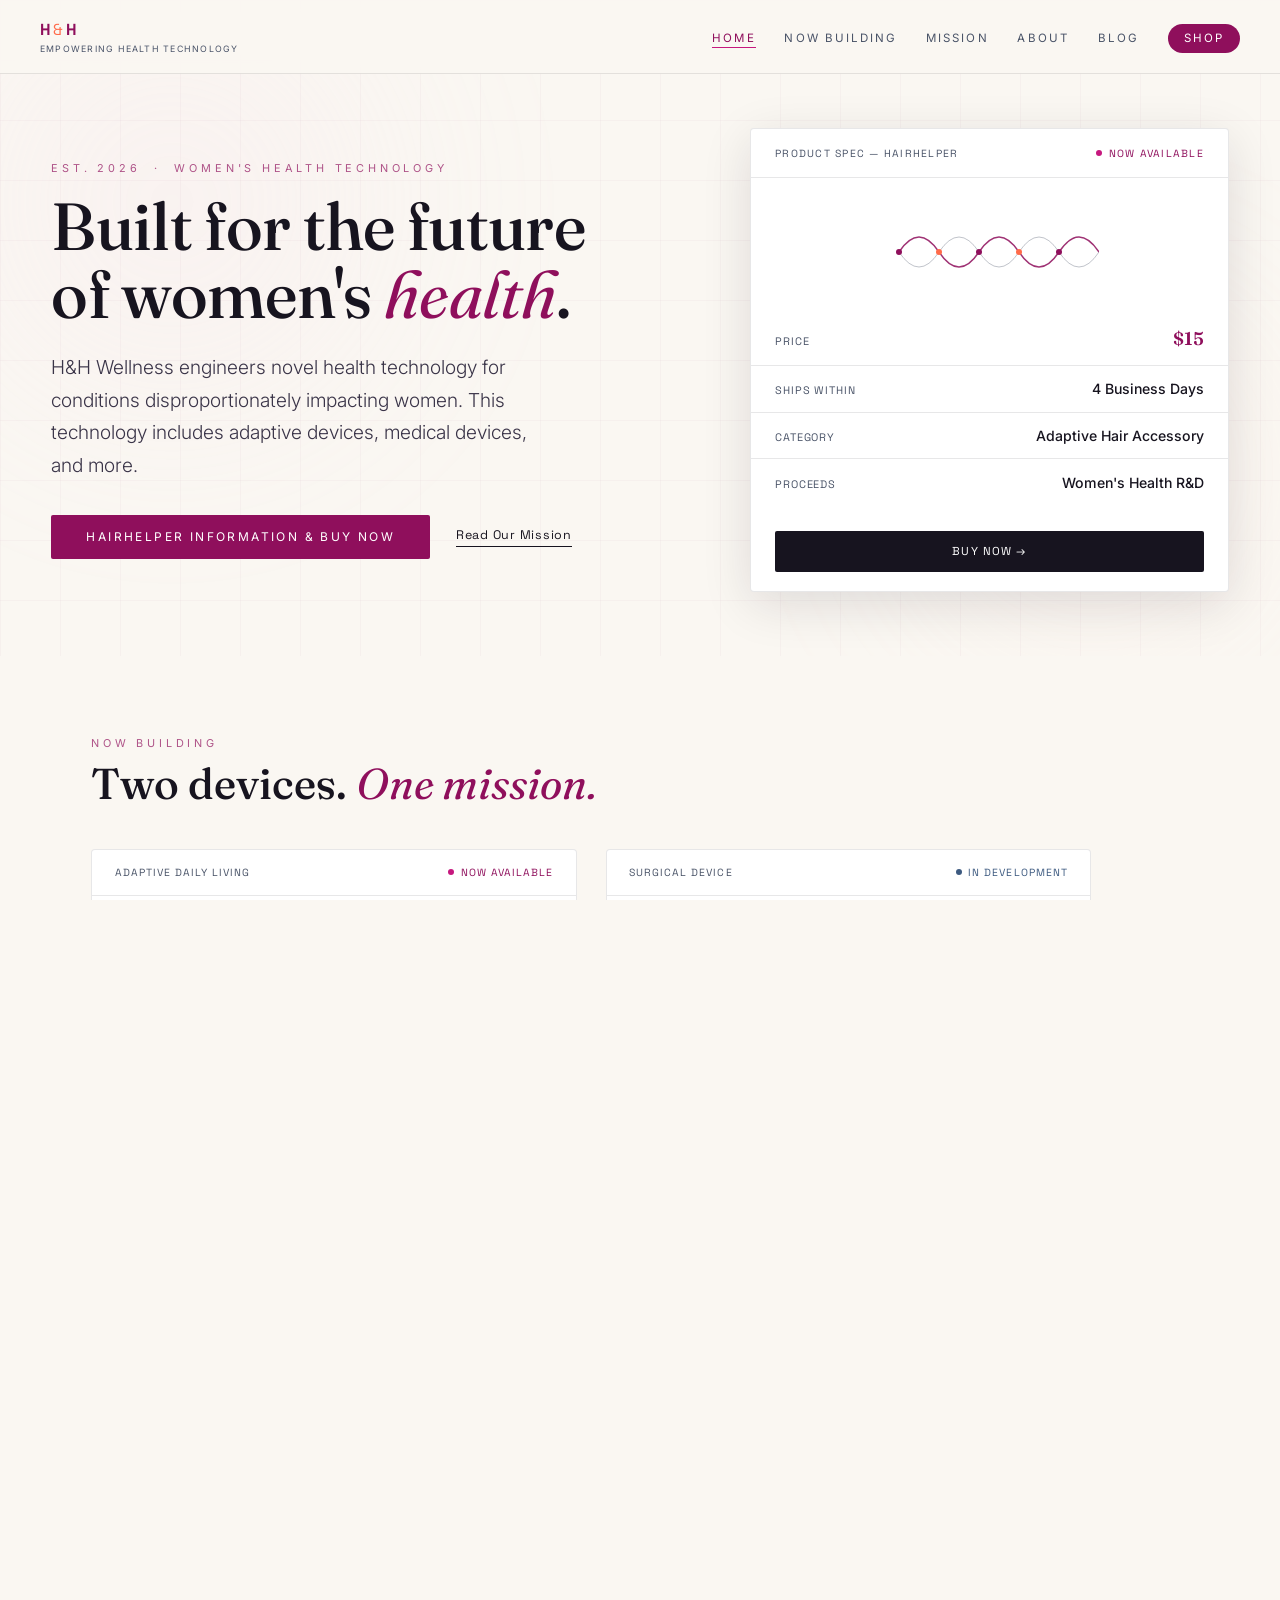
<file: index.html>
<!DOCTYPE html>
<html lang="en">
<head>
  <meta charset="UTF-8" />
  <meta name="viewport" content="width=device-width, initial-scale=1.0" />

  <!-- SEO: keyword-rich title -->
  <title>H&H Wellness — Adaptive Hair Tie for Frozen Shoulder & Limited Mobility | Women's Health Tech</title>

  <!-- SEO: meta description (shows in Google results) -->
  <meta name="description" content="H&H Wellness builds adaptive health technology for women. HairHelper is an adaptive hair tie designed for women with frozen shoulder, stroke recovery, and shoulder mobility limitations. Now available." />

  <!-- SEO: keywords -->
  <meta name="keywords" content="adaptive hair tie, hair tie for frozen shoulder, hair tie limited mobility, frozen shoulder daily living, HairHelper, women's health technology, adaptive accessories, shoulder injury hair care, femtech" />

  <!-- SEO: robots -->
  <meta name="robots" content="index, follow" />

  <!-- SEO: canonical — fixes "Duplicate without user-selected canonical" error in GSC -->
  <link rel="canonical" href="https://hhwellness.live/" />

  <!-- Open Graph -->
  <meta property="og:title" content="H&H Wellness — Adaptive Hair Tie for Frozen Shoulder & Limited Mobility" />
  <meta property="og:description" content="HairHelper is an adaptive hair tie designed for women with frozen shoulder, stroke recovery, and shoulder mobility limitations. Now available." />
  <meta property="og:type" content="website" />
  <meta property="og:url" content="https://hhwellness.live/" />

  <link rel="preconnect" href="https://fonts.googleapis.com" />
  <link rel="preconnect" href="https://fonts.gstatic.com" crossorigin />
  <link href="https://fonts.googleapis.com/css2?family=Fraunces:ital,opsz,wght@0,9..144,300;0,9..144,400;0,9..144,500;0,9..144,600;1,9..144,400;1,9..144,500&family=Space+Grotesk:wght@400;500;700&family=Inter:wght@300;400;500;600&display=swap" rel="stylesheet" />
  <link rel="stylesheet" href="styles.css" />

  <!-- SEO: Organization structured data -->
  <script type="application/ld+json">
  {
    "@context": "https://schema.org",
    "@type": "Organization",
    "name": "H&H Wellness",
    "url": "https://hhwellness.live",
    "description": "Women's health technology company. Makers of HairHelper, an adaptive hair tie for women with frozen shoulder, stroke recovery, and shoulder mobility limitations.",
    "foundingDate": "2026",
    "founders": [
      { "@type": "Person", "name": "Hannah" },
      { "@type": "Person", "name": "Harrison" }
    ],
    "knowsAbout": [
      "Adaptive hair accessories",
      "Frozen shoulder daily living aids",
      "Women's health technology",
      "Adaptive design for limited mobility",
      "Obstetric surgical devices"
    ],
    "sameAs": []
  }
  </script>
</head>
<body>

  <!-- NAV -->
  <nav class="nav">
    <div class="nav-brand">
      <div class="nav-logo">H<span class="amp">&</span>H</div>
      <div class="nav-tagline">Empowering Health Technology</div>
    </div>
    <ul class="nav-links">
      <li><a href="index.html" class="active">Home</a></li>
      <li><a href="building.html">Now Building</a></li>
      <li><a href="mission.html">Mission</a></li>
      <li><a href="about.html">About</a></li>
      <li><a href="blog.html">Blog</a></li>
      <li><a href="hairhelper.html" class="nav-shop">Shop</a></li>
    </ul>
    <button class="nav-hamburger" aria-label="Toggle menu">
      <span></span>
      <span></span>
      <span></span>
    </button>
  </nav>
  <!-- Mobile nav drawer -->
  <div class="nav-drawer">
    <ul class="nav-drawer-links">
      <li><a href="index.html" class="active">Home</a></li>
      <li><a href="building.html">Now Building</a></li>
      <li><a href="mission.html">Mission</a></li>
      <li><a href="about.html">About</a></li>
      <li><a href="blog.html">Blog</a></li>
      <li><a href="hairhelper.html" class="nav-shop">Shop</a></li>
    </ul>
  </div>

  <!-- HERO -->
  <main class="home-hero">
    <div class="bg-canvas">
      <div class="orb orb-1"></div>
      <div class="orb orb-2"></div>
      <svg class="grid-svg" xmlns="http://www.w3.org/2000/svg" width="100%" height="100%">
        <defs>
          <pattern id="grid" width="60" height="60" patternUnits="userSpaceOnUse">
            <path d="M 60 0 L 0 0 0 60" fill="none" stroke="rgba(143,15,92,0.06)" stroke-width="1"/>
          </pattern>
        </defs>
        <rect width="100%" height="100%" fill="url(#grid)" />
      </svg>
    </div>

    <div class="home-hero-grid">
      <div class="home-hero-copy">
        <div class="eyebrow">Est. 2026 &nbsp;·&nbsp; Women's Health Technology</div>
        <h1 class="home-hero-title">Built for the future<br/>of women's <em>health</em>.</h1>
        <p class="home-hero-sub">
          H&amp;H Wellness engineers novel health technology for conditions disproportionately impacting women. This technology includes adaptive devices, medical devices, and more.
        </p>
        <div class="home-hero-actions">
          <a href="hairhelper.html" class="btn-primary">HairHelper Information & Buy Now</a>
          <a href="mission.html" class="btn-text">Read Our Mission</a>
        </div>
      </div>

      <div class="spec-card">
        <div class="spec-card-head">
          <span>Product Spec — HairHelper</span>
          <span class="live-dot">Now Available</span>
        </div>
        <div class="spec-diagram">
          <svg viewBox="0 0 220 90" width="220" height="90" xmlns="http://www.w3.org/2000/svg">
            <path d="M20 45 Q40 15 60 45 T100 45 T140 45 T180 45 T220 45" fill="none" stroke="#8f0f5c" stroke-width="1.4" opacity="0.85"/>
            <path d="M20 45 Q40 75 60 45 T100 45 T140 45 T180 45 T220 45" fill="none" stroke="#4a5468" stroke-width="1" opacity="0.35"/>
            <circle cx="20" cy="45" r="3" fill="#8f0f5c"/>
            <circle cx="60" cy="45" r="3" fill="#ff6b4a"/>
            <circle cx="100" cy="45" r="3" fill="#8f0f5c"/>
            <circle cx="140" cy="45" r="3" fill="#ff6b4a"/>
            <circle cx="180" cy="45" r="3" fill="#8f0f5c"/>
          </svg>
        </div>
        <div class="spec-rows">
          <div class="spec-row"><span class="label">Price</span><span class="value accent">$15</span></div>
          <div class="spec-row"><span class="label">Ships Within</span><span class="value">4 Business Days</span></div>
          <div class="spec-row"><span class="label">Category</span><span class="value">Adaptive Hair Accessory</span></div>
          <div class="spec-row"><span class="label">Proceeds</span><span class="value">Women's Health R&amp;D</span></div>
        </div>
        <div class="spec-card-foot">
          <a href="hairhelper.html">Buy Now →</a>
        </div>
      </div>
    </div>
  </main>

  <!-- NOW BUILDING -->
  <section class="products">
    <div class="products-head">
      <div class="eyebrow">Now Building</div>
      <h2>Two devices. <em>One mission.</em></h2>
    </div>
    <div class="products-grid">

      <div class="product-tile">
        <div class="product-tile-head">
          <span>Adaptive Daily Living</span>
          <span class="product-tile-status live">Now Available</span>
        </div>
        <div class="product-tile-body">
          <div class="product-tile-name">HairHelper</div>
          <p class="product-tile-desc">
            An adaptive hair tie for women with frozen shoulder, stroke recovery, and shoulder
            mobility limitations.
          </p>
          <div class="product-tile-tags">
            <span class="product-tile-tag">Frozen Shoulder</span>
            <span class="product-tile-tag">Stroke Recovery</span>
            <span class="product-tile-tag">Adaptive Design</span>
          </div>
          <a href="hairhelper.html" class="product-tile-link">Buy HairHelper →</a>
        </div>
      </div>

      <div class="product-tile">
        <div class="product-tile-head">
          <span>Surgical Device</span>
          <span class="product-tile-status dev">In Development</span>
        </div>
        <div class="product-tile-body">
          <div class="product-tile-name">Caesarean Delivery Glove</div>
          <p class="product-tile-desc">
            An investigational surgical device in development for C-sections involving an impacted fetal head, with the goal of improving outcomes for mother and child. Not available for sale.
          </p>
          <div class="product-tile-tags">
            <span class="product-tile-tag">Obstetrics</span>
            <span class="product-tile-tag">C-Section</span>
            <span class="product-tile-tag">Clinical Outcomes</span>
          </div>
          <a href="building.html" class="product-tile-link">Learn More →</a>
        </div>
      </div>

    </div>
  </section>

  <!-- EDITORIAL -->
  <section class="editorial">
    <div class="editorial-label">Why We Exist</div>
    <blockquote class="editorial-quote">
      Women's health has been <span>under-researched, under-funded, and under-prioritized</span>
      for far too long. We build the devices that close that gap, from the home to hospitals.
    </blockquote>
  </section>

  <footer>
    <div class="footer-links">
      <a href="privacy.html">Privacy Policy</a>
      <span class="footer-dot">·</span>
      <a href="terms.html">Terms of Service</a>
      <span class="footer-dot">·</span>
      <a href="mailto:hannah.hhwellness@gmail.com">Contact</a>
    </div>
    <p class="footer-disclaimer" style="max-width:760px;margin:0 auto 0.9rem;font-size:0.72rem;line-height:1.55;opacity:0.8;">HairHelper is a consumer hair accessory. It is not a medical device, is not cleared or approved by the FDA, and is not intended to diagnose, treat, cure, mitigate, or prevent any disease or condition. Content on this site is for general information only and is not medical advice; talk with your healthcare provider about your situation. Individual results vary. The Caesarean Delivery Glove is an investigational device in development and is not available for sale.</p>
    &copy; 2026 H&amp;H Wellness, Inc. All rights reserved.
  </footer>
  <script src="script.js"></script>
</body>
</html>
</file>
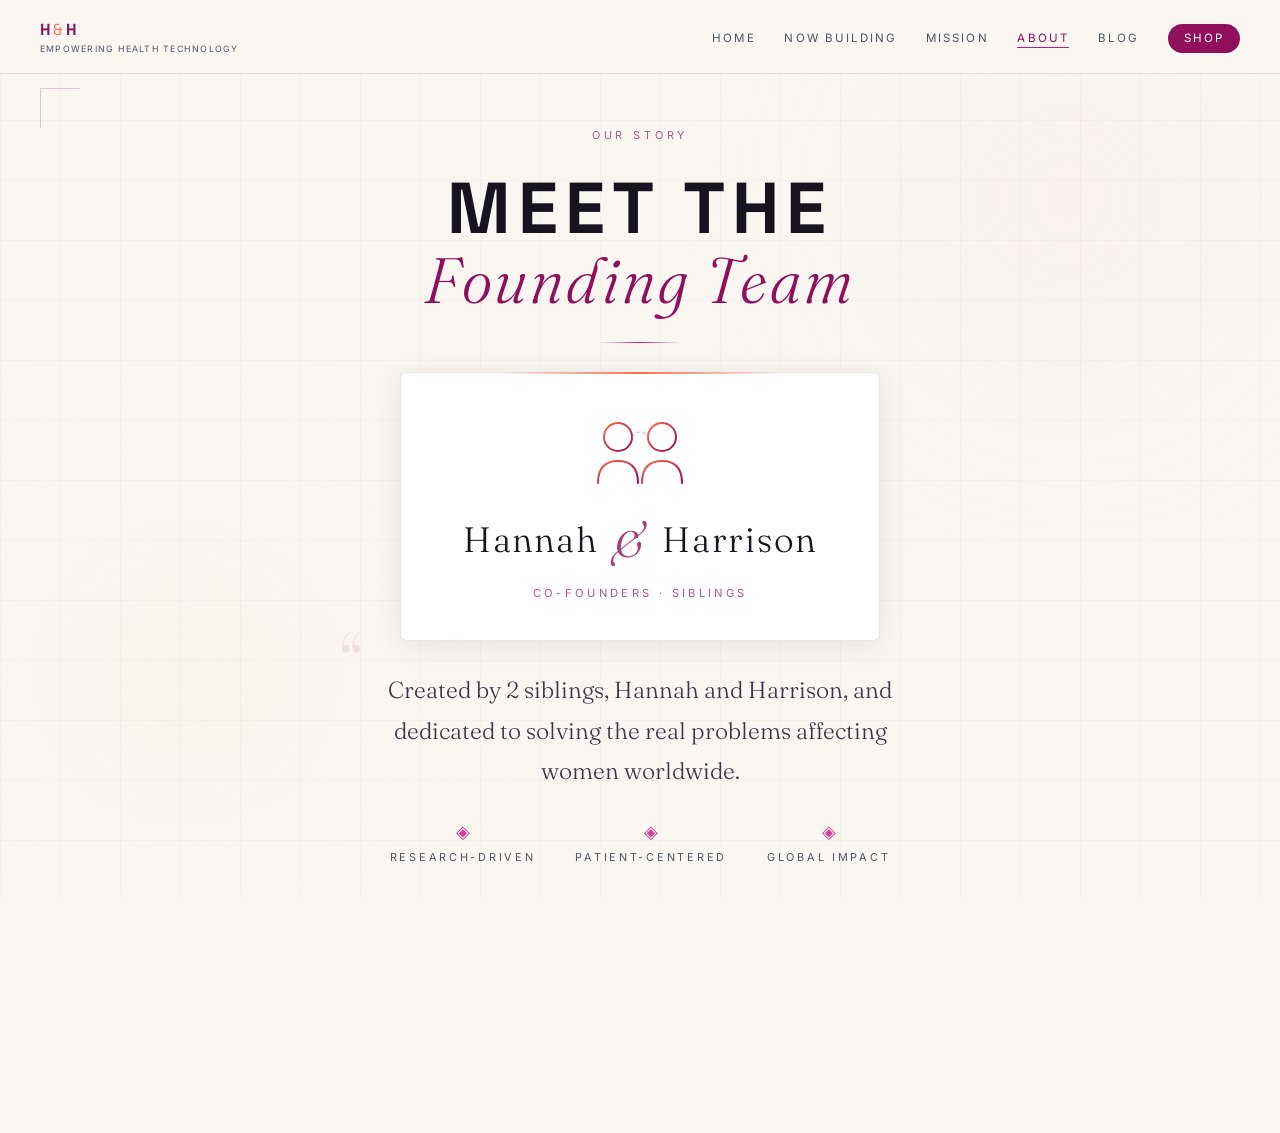
<file: about.html>
<!DOCTYPE html>
<html lang="en">
<head>
  <meta charset="UTF-8" />
  <meta name="viewport" content="width=device-width, initial-scale=1.0" />

  <title>About Us — Hannah & Harrison, Co-Founders | H&H Wellness</title>
  <meta name="description" content="H&H Wellness was founded by siblings Hannah and Harrison to solve the neglected health challenges affecting women worldwide. Learn about the team behind HairHelper and the Caesarean Delivery Glove." />
  <meta name="keywords" content="H&H Wellness founders, Hannah Harrison founders, femtech startup, women's health startup, adaptive medical devices, HairHelper founders" />
  <meta name="robots" content="index, follow" />
  <link rel="canonical" href="https://hhwellness.live/about.html" />

  <meta property="og:title" content="About H&H Wellness — Founded by Siblings, Built for Women" />
  <meta property="og:description" content="Meet Hannah and Harrison, the sibling co-founders behind H&H Wellness and HairHelper — an adaptive hair tie for women with frozen shoulder and shoulder mobility limitations." />
  <meta property="og:type" content="website" />
  <meta property="og:url" content="https://hhwellness.live/about.html" />

  <link rel="preconnect" href="https://fonts.googleapis.com" />
  <link rel="preconnect" href="https://fonts.gstatic.com" crossorigin />
  <link href="https://fonts.googleapis.com/css2?family=Fraunces:ital,opsz,wght@0,9..144,300;0,9..144,400;0,9..144,500;0,9..144,600;1,9..144,400;1,9..144,500&family=Space+Grotesk:wght@400;500;700&family=Inter:wght@300;400;500;600&display=swap" rel="stylesheet" />
  <link rel="stylesheet" href="styles.css" />

  <script type="application/ld+json">
  {
    "@context": "https://schema.org",
    "@type": "AboutPage",
    "name": "About H&H Wellness",
    "url": "https://hhwellness.live/about.html",
    "description": "H&H Wellness was co-founded by siblings Hannah and Harrison to develop health technology for women, starting with HairHelper and the Caesarean Delivery Glove.",
    "publisher": {
      "@type": "Organization",
      "name": "H&H Wellness",
      "url": "https://hhwellness.live"
    },
    "about": {
      "@type": "Organization",
      "name": "H&H Wellness",
      "founder": [
        { "@type": "Person", "name": "Hannah" },
        { "@type": "Person", "name": "Harrison" }
      ]
    }
  }
  </script>
</head>
<body>

  <!-- NAV -->
  <nav class="nav">
    <div class="nav-brand"><div class="nav-logo">H<span class="amp">&</span>H</div><div class="nav-tagline">Empowering Health Technology</div></div>
    <ul class="nav-links">
      <li><a href="index.html">Home</a></li>
      <li><a href="building.html">Now Building</a></li>
      <li><a href="mission.html">Mission</a></li>
      <li><a href="about.html" class="active">About</a></li>
      <li><a href="blog.html">Blog</a></li>
      <li><a href="hairhelper.html" class="nav-shop">Shop</a></li>
    </ul>
    <button class="nav-hamburger" aria-label="Toggle menu">
      <span></span>
      <span></span>
      <span></span>
    </button>
  </nav>
  <div class="nav-drawer">
    <ul class="nav-drawer-links">
      <li><a href="index.html">Home</a></li>
      <li><a href="building.html">Now Building</a></li>
      <li><a href="mission.html">Mission</a></li>
      <li><a href="about.html" class="active">About</a></li>
      <li><a href="blog.html">Blog</a></li>
      <li><a href="hairhelper.html" class="nav-shop">Shop</a></li>
    </ul>
  </div>

  <!-- ABOUT HERO -->
  <section class="about-hero">
    <div class="bg-canvas">
      <div class="orb orb-1" style="top:-10%;left:60%"></div>
      <div class="orb orb-2" style="bottom:10%;left:-5%"></div>
      <svg class="grid-svg" xmlns="http://www.w3.org/2000/svg" width="100%" height="100%">
        <defs>
          <pattern id="grid2" width="60" height="60" patternUnits="userSpaceOnUse">
            <path d="M 60 0 L 0 0 0 60" fill="none" stroke="rgba(143,15,92,0.06)" stroke-width="1"/>
          </pattern>
        </defs>
        <rect width="100%" height="100%" fill="url(#grid2)" />
      </svg>
    </div>

    <div class="about-content">
      <div class="eyebrow">Our Story</div>
      <h2 class="about-title">Meet the<br/><em>Founding Team</em></h2>

      <div class="section-line"></div>

      <!-- Founders card -->
      <div class="founders-card">
        <div class="founders-icon">
          <svg viewBox="0 0 120 80" xmlns="http://www.w3.org/2000/svg" width="120" height="80">
            <circle cx="38" cy="24" r="14" fill="none" stroke="url(#foundersGrad)" stroke-width="2"/>
            <path d="M18 70 Q18 48 38 48 Q58 48 58 70" fill="none" stroke="url(#foundersGrad)" stroke-width="2" stroke-linecap="round"/>
            <circle cx="82" cy="24" r="14" fill="none" stroke="url(#foundersGrad)" stroke-width="2"/>
            <path d="M62 70 Q62 48 82 48 Q102 48 102 70" fill="none" stroke="url(#foundersGrad)" stroke-width="2" stroke-linecap="round"/>
            <path d="M52 24 Q60 14 68 24" fill="none" stroke="rgba(155,110,200,0.45)" stroke-width="1.5" stroke-dasharray="3,3"/>
            <defs>
              <linearGradient id="foundersGrad" x1="0%" y1="0%" x2="100%" y2="100%">
                <stop offset="0%" stop-color="#ff6b4a"/>
                <stop offset="100%" stop-color="#8f0f5c"/>
              </linearGradient>
            </defs>
          </svg>
        </div>

        <div class="founders-names">
          <span class="founder-name">Hannah</span>
          <span class="and-sign">&</span>
          <span class="founder-name">Harrison</span>
        </div>
        <div class="founders-label">Co-Founders · Siblings</div>
      </div>

      <!-- Mission text -->
      <blockquote class="mission-text">
        Created by 2 siblings, Hannah and Harrison, and dedicated to solving the real problems affecting women worldwide.
      </blockquote>

      <!-- Pillars -->
      <div class="pillars">
        <div class="pillar">
          <div class="pillar-icon">◈</div>
          <div class="pillar-label">Research-Driven</div>
        </div>
        <div class="pillar">
          <div class="pillar-icon">◈</div>
          <div class="pillar-label">Patient-Centered</div>
        </div>
        <div class="pillar">
          <div class="pillar-icon">◈</div>
          <div class="pillar-label">Global Impact</div>
        </div>
      </div>

      <a href="index.html" class="btn-ghost back-btn">← Back to Home</a>
    </div>

    <div class="corner corner-tl"></div>
    <div class="corner corner-br"></div>
  </section>

  <footer>
    <div class="footer-links">
      <a href="privacy.html">Privacy Policy</a>
      <span class="footer-dot">·</span>
      <a href="terms.html">Terms of Service</a>
    </div>
    &copy; 2026 H&amp;H Wellness. All rights reserved.
  </footer>
  <script src="script.js"></script>
</body>
</html>
</file>
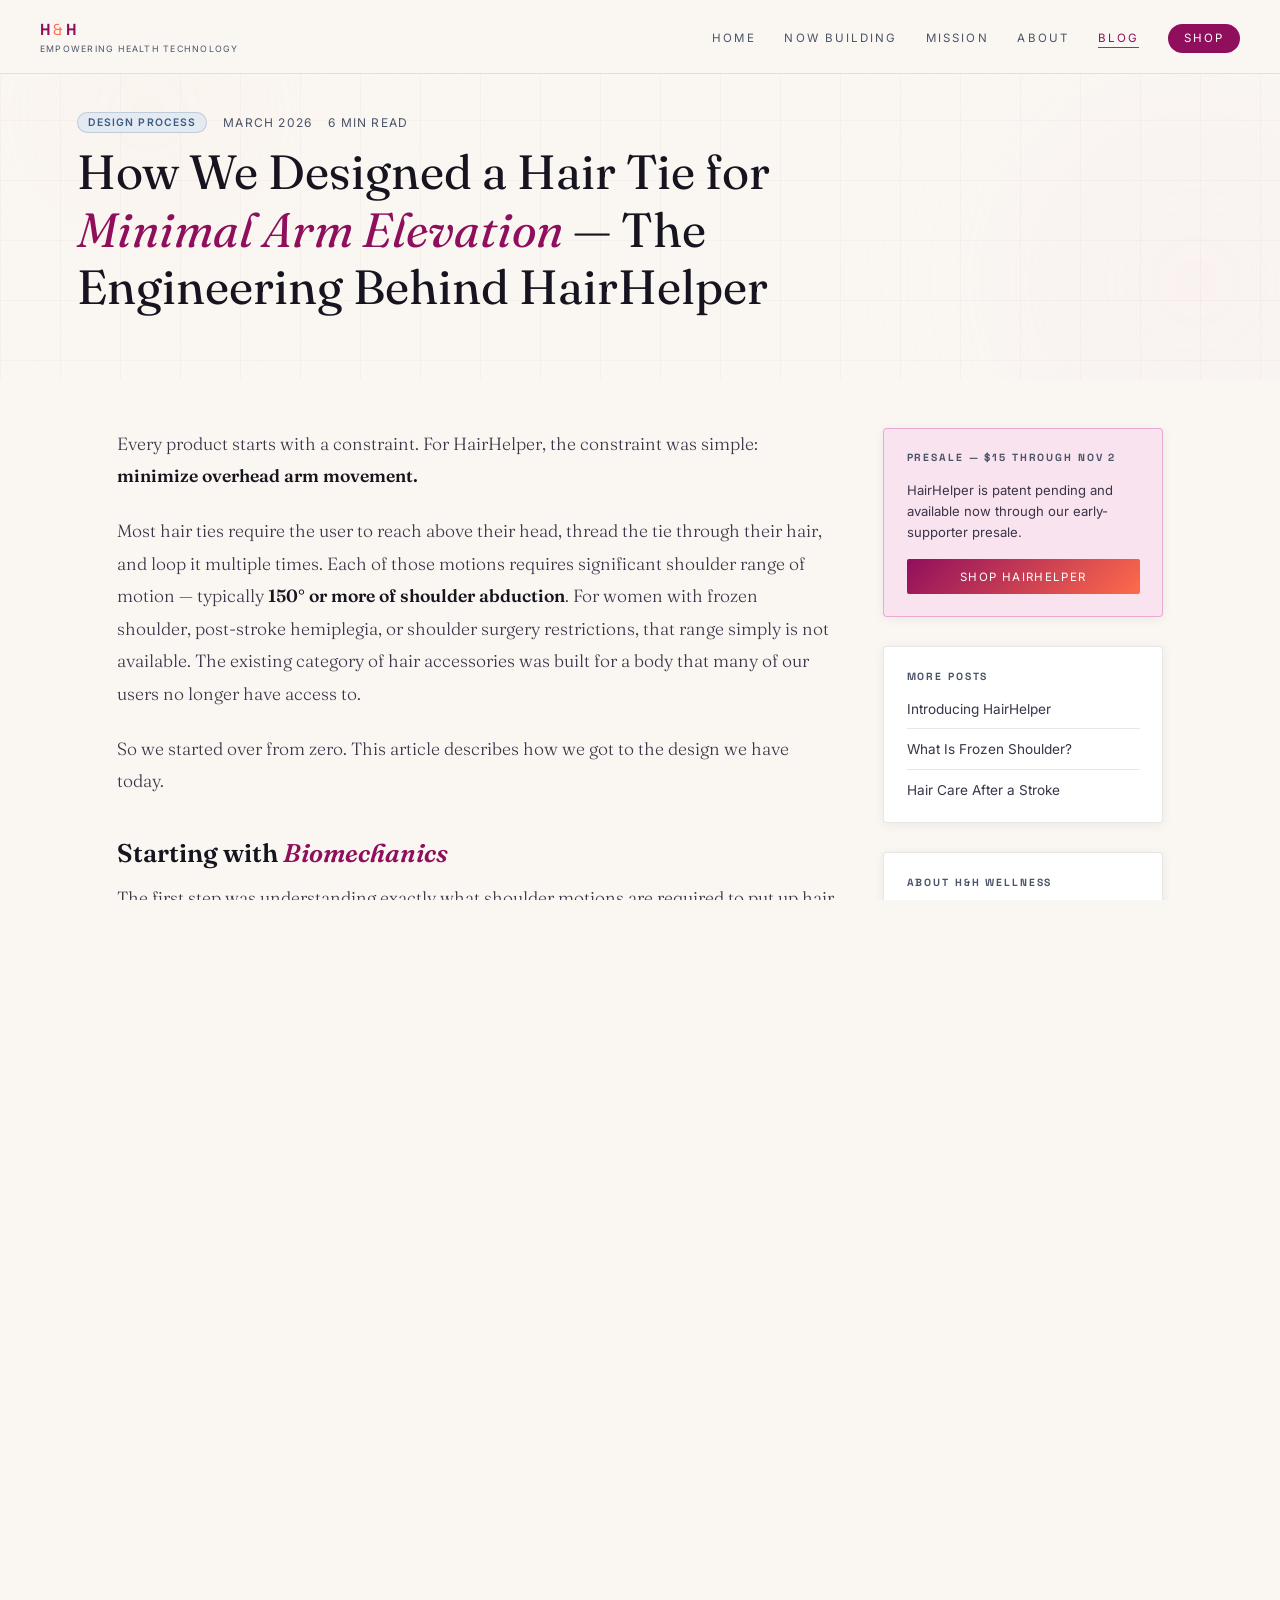
<file: blog-engineering-hairhelper.html>
<!DOCTYPE html>
<html lang="en">
<head>
  <meta charset="UTF-8" />
  <meta name="viewport" content="width=device-width, initial-scale=1.0" />

  <title>How We Designed a Hair Tie for Minimal Arm Elevation — The Engineering Behind HairHelper | H&H Wellness</title>
  <meta name="description" content="Standard hair ties require 150°+ of shoulder abduction. HairHelper was designed to greatly reduce that requirement. Learn how the patent-pending mechanism works and how we approached adaptive hair accessory design." />
  <meta name="keywords" content="adaptive hair tie design, minimal arm elevation hair tie, one handed hair tie mechanism, hair tie minimal overhead movement, HairHelper engineering, patent pending hair tie, adaptive hair accessories design, shoulder mobility hair styling" />
  <meta name="robots" content="index, follow" />
  <link rel="canonical" href="https://hhwellness.live/blog-engineering-hairhelper.html" />

  <meta property="og:title" content="How We Designed a Hair Tie for Minimal Arm Elevation — The Engineering Behind HairHelper" />
  <meta property="og:description" content="Traditional hair ties require 150°+ of shoulder abduction. HairHelper is designed to greatly reduce it. Here's how the patent-pending mechanism was designed." />
  <meta property="og:type" content="article" />
  <meta property="og:url" content="https://hhwellness.live/blog-engineering-hairhelper.html" />

  <link rel="preconnect" href="https://fonts.googleapis.com" />
  <link rel="preconnect" href="https://fonts.gstatic.com" crossorigin />
  <link href="https://fonts.googleapis.com/css2?family=Fraunces:ital,opsz,wght@0,9..144,300;0,9..144,400;0,9..144,500;0,9..144,600;1,9..144,400;1,9..144,500&family=Space+Grotesk:wght@400;500;700&family=Inter:wght@300;400;500;600&display=swap" rel="stylesheet" />
  <link rel="stylesheet" href="styles.css" />

  <script type="application/ld+json">
  {
    "@context": "https://schema.org",
    "@type": "BlogPosting",
    "headline": "How We Designed a Hair Tie for Minimal Arm Elevation — The Engineering Behind HairHelper",
    "description": "Standard hair ties require 150°+ of shoulder abduction. HairHelper was designed to greatly reduce that requirement. This article explains the patent-pending mechanism and the design process behind HairHelper.",
    "url": "https://hhwellness.live/blog-engineering-hairhelper.html",
    "datePublished": "2026-03-01",
    "dateModified": "2026-06-01",
    "author": { "@type": "Organization", "name": "H&H Wellness", "url": "https://hhwellness.live" },
    "publisher": { "@type": "Organization", "name": "H&H Wellness", "url": "https://hhwellness.live" },
    "keywords": "adaptive hair tie, minimal arm elevation, patent pending, HairHelper, shoulder mobility, hair tie design"
  }
  </script>

  <style>
    .article-hero {
      min-height: 38vh; display: flex; flex-direction: column;
      justify-content: flex-end; padding: 7rem 6vw 3rem; position: relative; overflow: hidden;
    }
    .article-hero-content { position: relative; z-index: 2; max-width: 760px; }
    .article-hero h1 {
      font-family: var(--font-display); font-size: clamp(1.8rem, 4vw, 3rem);
      font-weight: 400; line-height: 1.2; color: var(--text-primary); margin: 0.5rem 0 1rem;
    }
    .article-hero h1 em { font-style: italic; color: var(--pink-deep); }
    .article-meta {
      display: flex; align-items: center; gap: 1rem; font-size: 0.75rem;
      letter-spacing: 0.1em; text-transform: uppercase; color: var(--text-muted); margin-bottom: 0.6rem;
    }
    .article-layout {
      display: grid; grid-template-columns: 1fr 280px; gap: 3rem;
      padding: 3rem 6vw 5rem; max-width: 1200px; margin: 0 auto;
    }
    @media (max-width: 860px) { .article-layout { grid-template-columns: 1fr; } .blog-sidebar { display: none; } }
    .article-body {
      font-family: var(--font-display); font-size: 1.1rem; font-weight: 300;
      color: var(--text-secondary); line-height: 1.85;
    }
    .article-body h2 {
      font-family: var(--font-display); font-size: 1.6rem; font-weight: 600;
      color: var(--text-primary); margin: 2.5rem 0 0.8rem; line-height: 1.2;
    }
    .article-body h2 em { font-style: italic; color: var(--pink-deep); }
    .article-body p { margin-bottom: 1.4rem; }
    .article-body strong { color: var(--text-primary); font-weight: 600; }
    .article-body em { font-style: italic; color: var(--pink-deep); }
    .article-body ul { list-style: none; padding: 0; margin: 0 0 1.4rem; }
    .article-body ul li { padding-left: 1.5rem; position: relative; margin-bottom: 0.6rem; }
    .article-body ul li::before {
      content: '◈'; position: absolute; left: 0;
      color: var(--pink-deep); font-size: 0.7rem; top: 0.35em; opacity: 0.7;
    }
    .article-callout {
      background: var(--pink-pale); border-left: 3px solid var(--pink-deep);
      border-radius: 0 4px 4px 0; padding: 1.4rem 1.8rem; margin: 2rem 0;
    }
    .article-callout p {
      font-family: var(--font-display); font-size: 1.15rem; font-style: italic;
      color: var(--pink-deep); margin: 0; line-height: 1.6;
    }
    .comparison-table {
      width: 100%; border-collapse: collapse; margin: 1.5rem 0 2rem; font-size: 0.9rem;
    }
    .comparison-table th {
      font-family: var(--font-label); font-size: 0.55rem; letter-spacing: 0.15em;
      text-transform: uppercase; color: var(--text-muted);
      padding: 0.8rem 1rem; text-align: left; border-bottom: 1px solid var(--border);
    }
    .comparison-table td {
      font-family: var(--font-display); font-size: 0.95rem; font-weight: 300;
      color: var(--text-secondary); padding: 0.9rem 1rem;
      border-bottom: 1px solid var(--border); line-height: 1.5;
    }
    .comparison-table tr:last-child td { border-bottom: none; }
    .comparison-table .col-hairhelper { color: var(--pink-deep); font-weight: 400; }
    .article-tags {
      display: flex; flex-wrap: wrap; gap: 0.5rem;
      margin-top: 2.5rem; padding-top: 1.5rem; border-top: 1px solid var(--border);
    }
    .article-nav {
      display: flex; justify-content: space-between; align-items: center;
      margin-top: 3rem; padding-top: 2rem; border-top: 1px solid var(--border); gap: 1rem;
    }
    .article-nav a {
      font-size: 0.75rem; letter-spacing: 0.1em; text-transform: uppercase;
      color: var(--pink-deep); text-decoration: none;
      border-bottom: 1px solid var(--border-pink); padding-bottom: 2px; transition: color 0.2s;
    }
    .article-nav a:hover { color: var(--purple); }
  </style>
</head>
<body>

  <nav class="nav">
    <div class="nav-brand"><div class="nav-logo">H<span class="amp">&</span>H</div><div class="nav-tagline">Empowering Health Technology</div></div>
    <ul class="nav-links">
      <li><a href="index.html">Home</a></li>
      <li><a href="building.html">Now Building</a></li>
      <li><a href="mission.html">Mission</a></li>
      <li><a href="about.html">About</a></li>
      <li><a href="blog.html" class="active">Blog</a></li>
      <li><a href="hairhelper.html" class="nav-shop">Shop</a></li>
    </ul>
    <button class="nav-hamburger" aria-label="Toggle menu"><span></span><span></span><span></span></button>
  </nav>
  <div class="nav-drawer">
    <ul class="nav-drawer-links">
      <li><a href="index.html">Home</a></li>
      <li><a href="building.html">Now Building</a></li>
      <li><a href="mission.html">Mission</a></li>
      <li><a href="about.html">About</a></li>
      <li><a href="blog.html" class="active">Blog</a></li>
      <li><a href="hairhelper.html" class="nav-shop">Shop</a></li>
    </ul>
  </div>

  <section class="article-hero">
    <div class="bg-canvas">
      <div class="orb orb-1" style="top:-5%;left:70%;"></div>
      <div class="orb orb-2" style="bottom:5%;left:-8%;"></div>
      <svg class="grid-svg" xmlns="http://www.w3.org/2000/svg" width="100%" height="100%">
        <defs><pattern id="gridENG" width="60" height="60" patternUnits="userSpaceOnUse">
          <path d="M 60 0 L 0 0 0 60" fill="none" stroke="rgba(143,15,92,0.06)" stroke-width="1"/>
        </pattern></defs>
        <rect width="100%" height="100%" fill="url(#gridENG)" />
      </svg>
    </div>
    <div class="article-hero-content">
      <div class="article-meta">
        <span class="blog-tag tag-design">Design Process</span>
        <span>March 2026</span>
        <span>6 min read</span>
      </div>
      <h1>How We Designed a Hair Tie for <em>Minimal Arm Elevation</em> — The Engineering Behind HairHelper</h1>
    </div>
  </section>

  <div class="article-layout">

    <article class="article-body" itemscope itemtype="https://schema.org/BlogPosting">
      <meta itemprop="headline" content="How We Designed a Hair Tie for Minimal Arm Elevation — The Engineering Behind HairHelper" />
      <meta itemprop="datePublished" content="2026-03-01" />

      <p>Every product starts with a constraint. For HairHelper, the constraint was simple: <strong>minimize overhead arm movement.</strong></p>

      <p>Most hair ties require the user to reach above their head, thread the tie through their hair, and loop it multiple times. Each of those motions requires significant shoulder range of motion — typically <strong>150° or more of shoulder abduction</strong>. For women with frozen shoulder, post-stroke hemiplegia, or shoulder surgery restrictions, that range simply is not available. The existing category of hair accessories was built for a body that many of our users no longer have access to.</p>

      <p>So we started over from zero. This article describes how we got to the design we have today.</p>

      <h2>Starting with <em>Biomechanics</em></h2>

      <p>The first step was understanding exactly what shoulder motions are required to put up hair with a standard hair tie, and at what point those motions become painful or impossible for our target users.</p>

      <p>A standard ponytail with an elastic requires:</p>

      <ul>
        <li><strong>Shoulder abduction to ~140–160°</strong> to gather hair at the top of the head</li>
        <li><strong>Bilateral arm coordination</strong> to hold hair with one hand and loop the tie with the other</li>
        <li><strong>Repeated internal rotation</strong> as the tie is looped through multiple times</li>
        <li><strong>Fine motor grip</strong> to hold and control the elastic during looping</li>
      </ul>

      <p>For women with frozen shoulder, the painful range often begins at <strong>60–90° of abduction</strong> — well below what a standard hair tie requires. The design brief became: minimize motion above 90°, and minimize bilaterality and grip requirements.</p>

      <h2>The <em>Headband Entry</em> Insight</h2>

      <p>The key breakthrough came from a reframe: instead of thinking of a hair tie as something you thread through hair from above, think of it as something you <em>deliver</em> to the hair from below.</p>

      <p>A headband can be placed over the head at face level — requiring minimal arm elevation — and then moved upward by gravity and neck tilt. If you could combine the delivery mechanism of a headband with the holding capability of a hair tie, you could in theory greatly reduce the need for overhead reaching during the application process.</p>

      <p>That insight became the foundation of HairHelper's form factor: a <strong>hybrid headband-scrunchie</strong> that is placed over the head like a headband and then delivered to the crown.</p>

      <div class="article-callout">
        <p>"Instead of threading a tie through hair from above, we asked: what if you delivered the device to the hair from below? That single reframe changed everything."</p>
      </div>

      <h2>The Clasp-and-Cord <em>Tightening Mechanism</em></h2>

      <p>Solving the delivery problem was step one. Step two was tightening: once HairHelper is at the crown, how does it gather and hold the hair without the user reaching overhead?</p>

      <p>Traditional scrunchies and elastics rely on their own tension — you stretch them open and loop them around gathered hair. That process requires both hands in an elevated position. We needed a mechanism that could be activated with minimal arm elevation and minimal dexterity.</p>

      <p>The solution is a <strong>press-and-pull clasp system</strong>: two cords run through the band and emerge at the back of the crown. The user presses the clasp and pulls the cords outward — tightening the band around the gathered hair. The clasp locks the cords in place, securing the hairstyle.</p>

      <p>To release: press the clasp again and pull gently. The band loosens and slides off.</p>

      <p>The key advantage of this mechanism is that both activation and release can be performed at the <strong>back-of-crown position</strong> — elevated, but far below the arm position required for a standard hair tie. And the motion — pressing a clasp and pulling two cords — requires significantly less dexterity than looping an elastic.</p>

      <h2>How HairHelper Compares to Standard Options</h2>

      <table class="comparison-table">
        <thead>
          <tr>
            <th>Feature</th>
            <th>Standard Hair Tie</th>
            <th class="col-hairhelper">HairHelper</th>
          </tr>
        </thead>
        <tbody>
          <tr>
            <td>Overhead arm elevation required</td>
            <td>140–160°+</td>
            <td class="col-hairhelper">Minimal — crown level only</td>
          </tr>
          <tr>
            <td>Bilateral coordination required</td>
            <td>Yes — both hands overhead</td>
            <td class="col-hairhelper">Minimal — designed for limited bilateral use</td>
          </tr>
          <tr>
            <td>Repeated looping motions</td>
            <td>Yes — typically 2–4 loops</td>
            <td class="col-hairhelper">No — single press-and-pull</td>
          </tr>
          <tr>
            <td>Fine motor grip required</td>
            <td>High</td>
            <td class="col-hairhelper">Low — cord pull and clasp press</td>
          </tr>
          <tr>
            <td>Designed for shoulder mobility limitations</td>
            <td>No</td>
            <td class="col-hairhelper">Yes — designed specifically for this</td>
          </tr>
        </tbody>
      </table>

      <h2>Working with <em>Occupational Therapists</em></h2>

      <p>Throughout the design process, we have worked with occupational therapists who specialize in upper limb rehabilitation and ADL retraining. Their input has shaped each iteration of the mechanism — identifying steps that were more difficult than we realized, and validating the steps that were working well.</p>

      <p>The goal we hold ourselves to is this: <strong>the mechanism should work on the first try, even for a user who has never seen it before, even with significant upper limb limitations.</strong> We are not there yet with every user profile, and we continue to refine. That is the standard we continue building toward with every iteration.</p>

      <h2>What Comes Next</h2>

      <p>HairHelper is <strong>patent pending</strong>, and we believe it represents a purpose-built adaptive hair accessory for women with shoulder mobility limitations. This is an early version, not a final one. We are already designing the next iteration based on OT feedback and pre-launch user testing.</p>

      <p>If you are interested in being part of the feedback process — or want to shop the current presale — <a href="hairhelper.html" style="color:var(--pink-deep);text-decoration:none;border-bottom:1px solid var(--border-pink);">visit the HairHelper product page</a>.</p>

      <p style="font-size:0.9rem;line-height:1.7;margin-top:2rem;"><strong>Please note:</strong> This article is for general informational purposes only and is not medical advice. HairHelper is a consumer hair accessory, not a medical device or a treatment for any condition. Talk with your doctor, physical therapist, or occupational therapist about your specific situation, and follow any movement restrictions they give you.</p>

      <div class="article-tags">
        <span class="blog-tag tag-design">Design Process</span>
        <span class="blog-tag tag-design">Patent Pending</span>
        <span class="blog-tag tag-mobility">Adaptive Design</span>
        <span class="blog-tag tag-health">Shoulder Mobility</span>
        <span class="blog-tag tag-design">HairHelper</span>
      </div>

      <div class="article-nav">
        <a href="blog-hair-care-after-stroke.html">← Hair Care After a Stroke</a>
        <a href="building.html">See HairHelper →</a>
      </div>
    </article>

    <aside class="blog-sidebar" aria-label="Blog sidebar">
      <div class="sidebar-widget waitlist-widget">
        <h3>Presale — $15 Through Nov 2</h3>
        <p>HairHelper is patent pending and available now through our early-supporter presale.</p>
        <a href="hairhelper.html" class="waitlist-btn">Shop HairHelper</a>
      </div>
      <div class="sidebar-widget">
        <h3>More Posts</h3>
        <ul>
          <li><a href="blog-introducing-hairhelper.html">Introducing HairHelper</a></li>
          <li><a href="blog-what-is-frozen-shoulder.html">What Is Frozen Shoulder?</a></li>
          <li><a href="blog-hair-care-after-stroke.html">Hair Care After a Stroke</a></li>
        </ul>
      </div>
      <div class="sidebar-widget">
        <h3>About H&H Wellness</h3>
        <p style="font-size:.82rem;color:var(--text-secondary);line-height:1.65;margin:0">
          Founded by siblings Hannah and Harrison, H&H Wellness builds adaptive health technology for women — starting with HairHelper.
        </p>
      </div>
    </aside>

  </div>

  <footer>
    <div class="footer-links">
      <a href="privacy.html">Privacy Policy</a>
      <span class="footer-dot">·</span>
      <a href="terms.html">Terms of Service</a>
      <span class="footer-dot">·</span>
      <a href="mailto:hannah.hhwellness@gmail.com">Contact</a>
    </div>
    <p class="footer-disclaimer" style="max-width:760px;margin:0 auto 0.9rem;font-size:0.72rem;line-height:1.55;opacity:0.8;">HairHelper is a consumer hair accessory. It is not a medical device, is not cleared or approved by the FDA, and is not intended to diagnose, treat, cure, mitigate, or prevent any disease or condition. Content on this site is for general information only and is not medical advice; talk with your healthcare provider about your situation. Individual results vary. The Caesarean Delivery Glove is an investigational device in development and is not available for sale.</p>
    &copy; 2026 H&amp;H Wellness, Inc. All rights reserved.
  </footer>
  <script src="script.js"></script>
</body>
</html>
</file>
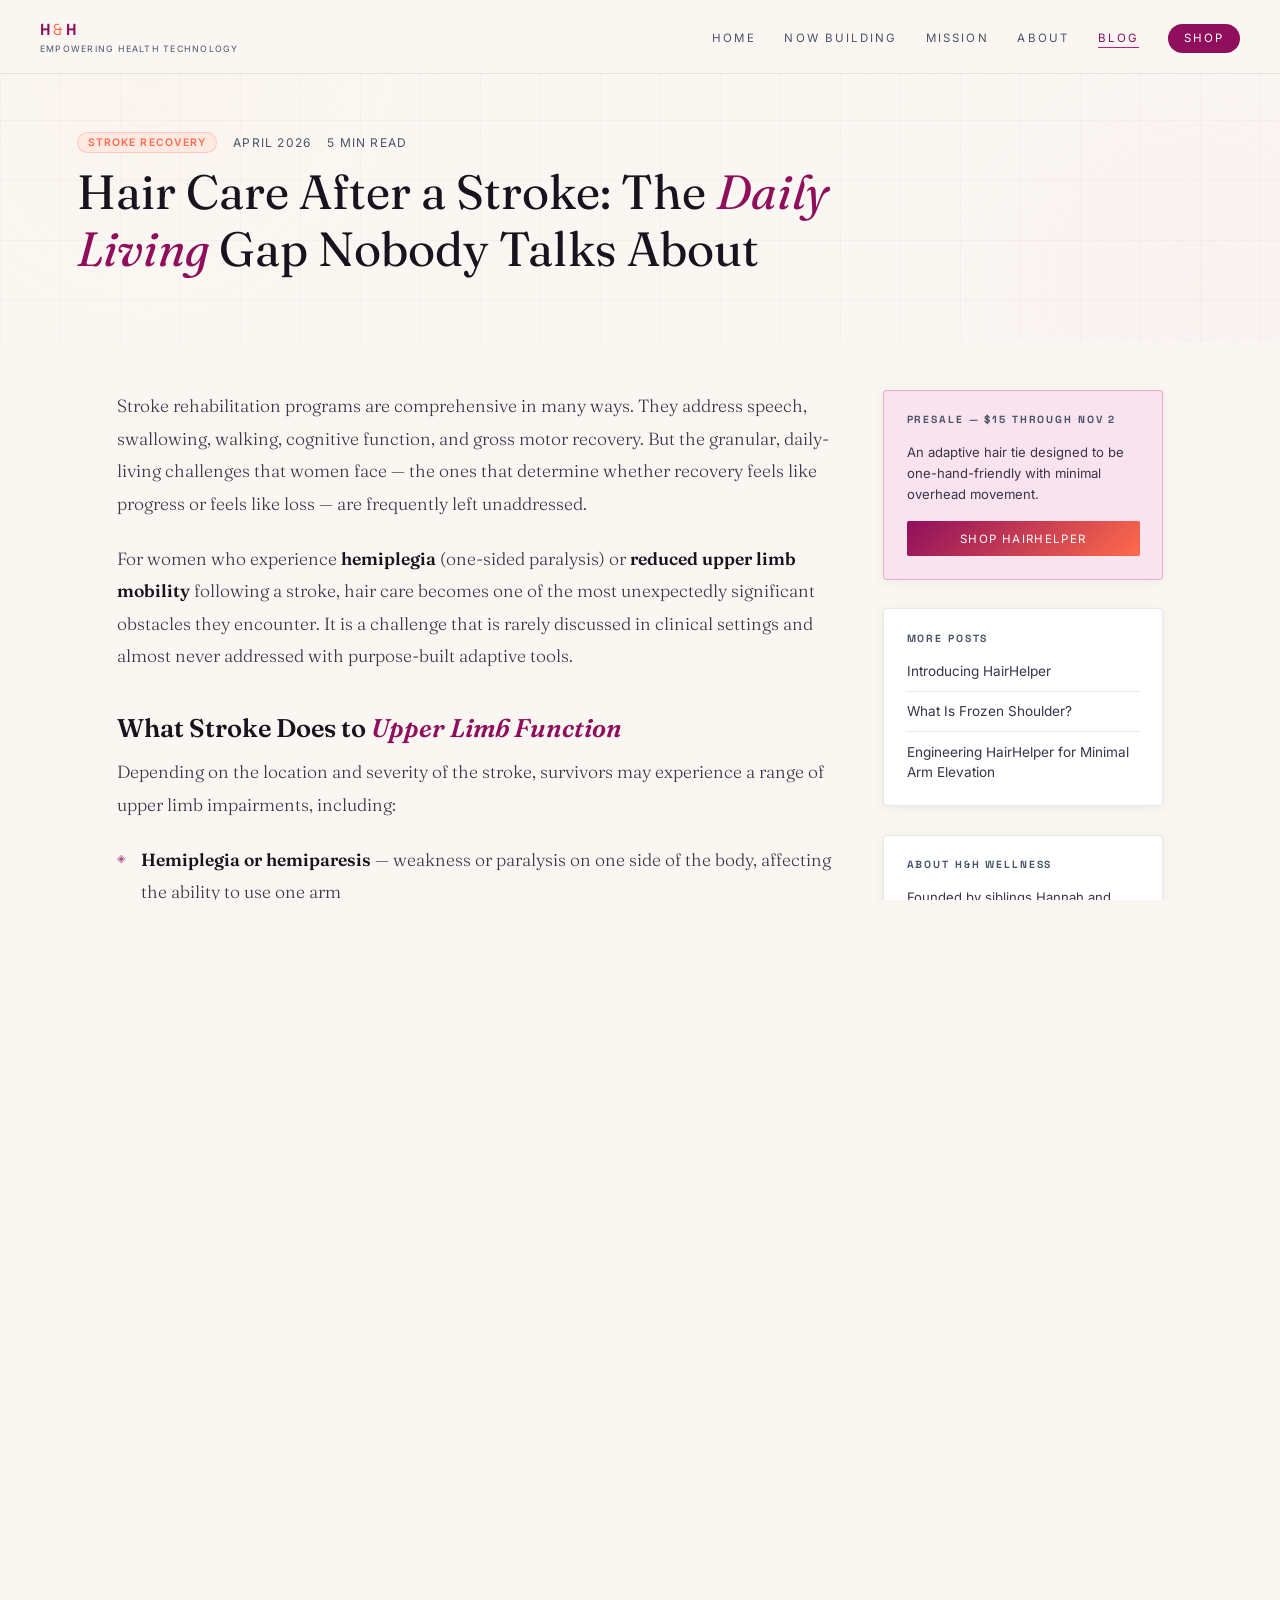
<file: blog-hair-care-after-stroke.html>
<!DOCTYPE html>
<html lang="en">
<head>
  <meta charset="UTF-8" />
  <meta name="viewport" content="width=device-width, initial-scale=1.0" />

  <title>Hair Care After a Stroke: The Daily Living Gap Nobody Talks About | H&H Wellness</title>
  <meta name="description" content="For women recovering from a stroke, hair care is one of the most personal — and overlooked — daily living challenges. Learn about adaptive tools, occupational therapy approaches, and the design thinking behind HairHelper." />
  <meta name="keywords" content="hair care after stroke, stroke recovery hair, adaptive hair accessories stroke, ADL tools stroke, one handed hair tie, hair tie stroke recovery, stroke hemiplegia daily living, adaptive tools stroke survivor" />
  <meta name="robots" content="index, follow" />
  <link rel="canonical" href="https://hhwellness.live/blog-hair-care-after-stroke.html" />

  <meta property="og:title" content="Hair Care After a Stroke: The Daily Living Gap Nobody Talks About" />
  <meta property="og:description" content="Stroke rehab covers speech and mobility — but adaptive hair care is rarely addressed. Learn about the gap and the tools designed to close it, including HairHelper." />
  <meta property="og:type" content="article" />
  <meta property="og:url" content="https://hhwellness.live/blog-hair-care-after-stroke.html" />

  <link rel="preconnect" href="https://fonts.googleapis.com" />
  <link rel="preconnect" href="https://fonts.gstatic.com" crossorigin />
  <link href="https://fonts.googleapis.com/css2?family=Fraunces:ital,opsz,wght@0,9..144,300;0,9..144,400;0,9..144,500;0,9..144,600;1,9..144,400;1,9..144,500&family=Space+Grotesk:wght@400;500;700&family=Inter:wght@300;400;500;600&display=swap" rel="stylesheet" />
  <link rel="stylesheet" href="styles.css" />

  <script type="application/ld+json">
  {
    "@context": "https://schema.org",
    "@type": "BlogPosting",
    "headline": "Hair Care After a Stroke: The Daily Living Gap Nobody Talks About",
    "description": "For women recovering from a stroke, hair care is one of the most personal and overlooked daily living challenges. This article covers adaptive tools, OT approaches, and the design thinking behind HairHelper.",
    "url": "https://hhwellness.live/blog-hair-care-after-stroke.html",
    "datePublished": "2026-04-01",
    "dateModified": "2026-06-01",
    "author": { "@type": "Organization", "name": "H&H Wellness", "url": "https://hhwellness.live" },
    "publisher": { "@type": "Organization", "name": "H&H Wellness", "url": "https://hhwellness.live" },
    "keywords": "hair care after stroke, stroke recovery ADL, adaptive hair accessories, one handed hair tie, stroke hemiplegia"
  }
  </script>

  <style>
    .article-hero {
      min-height: 38vh; display: flex; flex-direction: column;
      justify-content: flex-end; padding: 7rem 6vw 3rem; position: relative; overflow: hidden;
    }
    .article-hero-content { position: relative; z-index: 2; max-width: 760px; }
    .article-hero h1 {
      font-family: var(--font-display); font-size: clamp(1.8rem, 4vw, 3rem);
      font-weight: 400; line-height: 1.2; color: var(--text-primary); margin: 0.5rem 0 1rem;
    }
    .article-hero h1 em { font-style: italic; color: var(--pink-deep); }
    .article-meta {
      display: flex; align-items: center; gap: 1rem; font-size: 0.75rem;
      letter-spacing: 0.1em; text-transform: uppercase; color: var(--text-muted); margin-bottom: 0.6rem;
    }
    .article-layout {
      display: grid; grid-template-columns: 1fr 280px; gap: 3rem;
      padding: 3rem 6vw 5rem; max-width: 1200px; margin: 0 auto;
    }
    @media (max-width: 860px) { .article-layout { grid-template-columns: 1fr; } .blog-sidebar { display: none; } }
    .article-body {
      font-family: var(--font-display); font-size: 1.1rem; font-weight: 300;
      color: var(--text-secondary); line-height: 1.85;
    }
    .article-body h2 {
      font-family: var(--font-display); font-size: 1.6rem; font-weight: 600;
      color: var(--text-primary); margin: 2.5rem 0 0.8rem; line-height: 1.2;
    }
    .article-body h2 em { font-style: italic; color: var(--pink-deep); }
    .article-body p { margin-bottom: 1.4rem; }
    .article-body strong { color: var(--text-primary); font-weight: 600; }
    .article-body em { font-style: italic; color: var(--pink-deep); }
    .article-body ul { list-style: none; padding: 0; margin: 0 0 1.4rem; }
    .article-body ul li { padding-left: 1.5rem; position: relative; margin-bottom: 0.6rem; }
    .article-body ul li::before {
      content: '◈'; position: absolute; left: 0;
      color: var(--pink-deep); font-size: 0.7rem; top: 0.35em; opacity: 0.7;
    }
    .article-callout {
      background: var(--pink-pale); border-left: 3px solid var(--pink-deep);
      border-radius: 0 4px 4px 0; padding: 1.4rem 1.8rem; margin: 2rem 0;
    }
    .article-callout p {
      font-family: var(--font-display); font-size: 1.15rem; font-style: italic;
      color: var(--pink-deep); margin: 0; line-height: 1.6;
    }
    .article-tags {
      display: flex; flex-wrap: wrap; gap: 0.5rem;
      margin-top: 2.5rem; padding-top: 1.5rem; border-top: 1px solid var(--border);
    }
    .article-nav {
      display: flex; justify-content: space-between; align-items: center;
      margin-top: 3rem; padding-top: 2rem; border-top: 1px solid var(--border); gap: 1rem;
    }
    .article-nav a {
      font-size: 0.75rem; letter-spacing: 0.1em; text-transform: uppercase;
      color: var(--pink-deep); text-decoration: none;
      border-bottom: 1px solid var(--border-pink); padding-bottom: 2px; transition: color 0.2s;
    }
    .article-nav a:hover { color: var(--purple); }
  </style>
</head>
<body>

  <nav class="nav">
    <div class="nav-brand"><div class="nav-logo">H<span class="amp">&</span>H</div><div class="nav-tagline">Empowering Health Technology</div></div>
    <ul class="nav-links">
      <li><a href="index.html">Home</a></li>
      <li><a href="building.html">Now Building</a></li>
      <li><a href="mission.html">Mission</a></li>
      <li><a href="about.html">About</a></li>
      <li><a href="blog.html" class="active">Blog</a></li>
      <li><a href="hairhelper.html" class="nav-shop">Shop</a></li>
    </ul>
    <button class="nav-hamburger" aria-label="Toggle menu"><span></span><span></span><span></span></button>
  </nav>
  <div class="nav-drawer">
    <ul class="nav-drawer-links">
      <li><a href="index.html">Home</a></li>
      <li><a href="building.html">Now Building</a></li>
      <li><a href="mission.html">Mission</a></li>
      <li><a href="about.html">About</a></li>
      <li><a href="blog.html" class="active">Blog</a></li>
      <li><a href="hairhelper.html" class="nav-shop">Shop</a></li>
    </ul>
  </div>

  <section class="article-hero">
    <div class="bg-canvas">
      <div class="orb orb-1" style="top:-5%;left:70%;"></div>
      <div class="orb orb-2" style="bottom:5%;left:-8%;"></div>
      <svg class="grid-svg" xmlns="http://www.w3.org/2000/svg" width="100%" height="100%">
        <defs><pattern id="gridSR" width="60" height="60" patternUnits="userSpaceOnUse">
          <path d="M 60 0 L 0 0 0 60" fill="none" stroke="rgba(143,15,92,0.06)" stroke-width="1"/>
        </pattern></defs>
        <rect width="100%" height="100%" fill="url(#gridSR)" />
      </svg>
    </div>
    <div class="article-hero-content">
      <div class="article-meta">
        <span class="blog-tag tag-mobility">Stroke Recovery</span>
        <span>April 2026</span>
        <span>5 min read</span>
      </div>
      <h1>Hair Care After a Stroke: The <em>Daily Living</em> Gap Nobody Talks About</h1>
    </div>
  </section>

  <div class="article-layout">

    <article class="article-body" itemscope itemtype="https://schema.org/BlogPosting">
      <meta itemprop="headline" content="Hair Care After a Stroke: The Daily Living Gap Nobody Talks About" />
      <meta itemprop="datePublished" content="2026-04-01" />

      <p>Stroke rehabilitation programs are comprehensive in many ways. They address speech, swallowing, walking, cognitive function, and gross motor recovery. But the granular, daily-living challenges that women face — the ones that determine whether recovery feels like progress or feels like loss — are frequently left unaddressed.</p>

      <p>For women who experience <strong>hemiplegia</strong> (one-sided paralysis) or <strong>reduced upper limb mobility</strong> following a stroke, hair care becomes one of the most unexpectedly significant obstacles they encounter. It is a challenge that is rarely discussed in clinical settings and almost never addressed with purpose-built adaptive tools.</p>

      <h2>What Stroke Does to <em>Upper Limb Function</em></h2>

      <p>Depending on the location and severity of the stroke, survivors may experience a range of upper limb impairments, including:</p>

      <ul>
        <li><strong>Hemiplegia or hemiparesis</strong> — weakness or paralysis on one side of the body, affecting the ability to use one arm</li>
        <li><strong>Reduced grip strength</strong> — making it difficult to hold or manipulate objects like hair ties</li>
        <li><strong>Spasticity</strong> — involuntary muscle stiffness that can limit range of motion in the arm or hand</li>
        <li><strong>Coordination difficulties</strong> — making bilateral (two-handed) tasks much harder to execute</li>
        <li><strong>Shoulder pain</strong> — hemiplegic shoulder pain is one of the most common post-stroke complications</li>
      </ul>

      <p>All of these factors combine to make the act of putting up one's hair — which requires bilateral coordination, overhead arm movement, grip, and fine motor dexterity — extremely difficult or impossible for many stroke survivors.</p>

      <div class="article-callout">
        <p>"Occupational therapists address dressing, eating, and bathing — but adaptive hair accessories have historically been an afterthought."</p>
      </div>

      <h2>The Occupational Therapy Gap</h2>

      <p>Occupational therapists (OTs) play a central role in stroke recovery by helping patients regain independence in <strong>Activities of Daily Living (ADLs)</strong>. They recommend and teach the use of adaptive tools for countless daily tasks:</p>

      <ul>
        <li>Long-handled reachers for picking up objects</li>
        <li>Button hooks and zipper pulls for dressing</li>
        <li>Adapted utensils and plate guards for eating</li>
        <li>Shower benches and grab bars for bathing</li>
        <li>Rocker knives and cutting boards for food prep</li>
      </ul>

      <p>What is almost universally absent from this toolkit is a genuinely adaptive solution for hair care. There are long-handled combs and brushes designed for one-handed use. But for women who want to put their hair up — to tie it back, get it out of their face, feel put-together — the existing options are almost nonexistent.</p>

      <p>We have spoken with occupational therapists and stroke survivors throughout the development of HairHelper. The feedback we have heard has been consistent: the need is real and, in their experience, largely unmet by current products.</p>

      <h2>Why Hair Care <em>Matters</em> in Recovery</h2>

      <p>From a purely clinical perspective, hair care might seem like a low-priority concern compared to mobility and communication. But from a patient perspective — and particularly for women — it is anything but.</p>

      <p>Hair is deeply tied to identity, self-presentation, and dignity. For many women, the ability to style their own hair is not just a convenience — it is a signal of personhood and autonomy. When that ability is lost, it affects emotional wellbeing, social confidence, and the sense of progress in recovery.</p>

      <p>Research has linked <strong>independence in ADLs</strong> with quality of life in stroke survivors. Hair care may not appear on standardized ADL scales — but for the women who cannot do it, it matters profoundly.</p>

      <h2>How <em>HairHelper</em> Addresses This</h2>

      <p>HairHelper was designed from the beginning with stroke recovery in mind, alongside other shoulder mobility conditions. Its key design features for stroke survivors include:</p>

      <ul>
        <li><strong>Minimal bilateral coordination required:</strong> The slip-on headband step can be done with limited two-handed involvement.</li>
        <li><strong>Reduced grip demands:</strong> The clasp-and-cord mechanism is designed to minimize the dexterity requirements of each step.</li>
        <li><strong>Minimal overhead arm elevation:</strong> The process is designed to minimize time in the elevated overhead range that is often most affected by post-stroke shoulder pain and spasticity.</li>
        <li><strong>One-hand-friendly design goal:</strong> We continue refining the mechanism with OT input to maximize one-handed usability ahead of launch.</li>
      </ul>

      <p>HairHelper will not replace the full spectrum of adaptive tools that stroke survivors need. But it is designed to help fill a gap that has been visible to occupational therapists and felt deeply by patients — and filling that gap is exactly what H&H Wellness was built to do.</p>

      <p>If you or a family member is recovering from a stroke, <a href="hairhelper.html" style="color:var(--pink-deep);text-decoration:none;border-bottom:1px solid var(--border-pink);">shop HairHelper</a> — available now at our presale price.</p>

      <p style="font-size:0.9rem;line-height:1.7;margin-top:2rem;"><strong>Please note:</strong> This article is for general informational purposes only and is not medical advice. HairHelper is a consumer hair accessory, not a medical device or a treatment for any condition. Talk with your doctor, physical therapist, or occupational therapist about your specific situation, and follow any movement restrictions they give you.</p>

      <div class="article-tags">
        <span class="blog-tag tag-mobility">Stroke Recovery</span>
        <span class="blog-tag tag-mobility">ADL Tools</span>
        <span class="blog-tag tag-mobility">Adaptive Design</span>
        <span class="blog-tag tag-health">Women's Health</span>
        <span class="blog-tag tag-design">HairHelper</span>
      </div>

      <div class="article-nav">
        <a href="blog-what-is-frozen-shoulder.html">← What Is Frozen Shoulder?</a>
        <a href="blog-engineering-hairhelper.html">Engineering HairHelper →</a>
      </div>
    </article>

    <aside class="blog-sidebar" aria-label="Blog sidebar">
      <div class="sidebar-widget waitlist-widget">
        <h3>Presale — $15 Through Nov 2</h3>
        <p>An adaptive hair tie designed to be one-hand-friendly with minimal overhead movement.</p>
        <a href="hairhelper.html" class="waitlist-btn">Shop HairHelper</a>
      </div>
      <div class="sidebar-widget">
        <h3>More Posts</h3>
        <ul>
          <li><a href="blog-introducing-hairhelper.html">Introducing HairHelper</a></li>
          <li><a href="blog-what-is-frozen-shoulder.html">What Is Frozen Shoulder?</a></li>
          <li><a href="blog-engineering-hairhelper.html">Engineering HairHelper for Minimal Arm Elevation</a></li>
        </ul>
      </div>
      <div class="sidebar-widget">
        <h3>About H&H Wellness</h3>
        <p style="font-size:.82rem;color:var(--text-secondary);line-height:1.65;margin:0">
          Founded by siblings Hannah and Harrison, H&H Wellness builds adaptive health technology for women — starting with HairHelper.
        </p>
      </div>
    </aside>

  </div>

  <footer>
    <div class="footer-links">
      <a href="privacy.html">Privacy Policy</a>
      <span class="footer-dot">·</span>
      <a href="terms.html">Terms of Service</a>
      <span class="footer-dot">·</span>
      <a href="mailto:hannah.hhwellness@gmail.com">Contact</a>
    </div>
    <p class="footer-disclaimer" style="max-width:760px;margin:0 auto 0.9rem;font-size:0.72rem;line-height:1.55;opacity:0.8;">HairHelper is a consumer hair accessory. It is not a medical device, is not cleared or approved by the FDA, and is not intended to diagnose, treat, cure, mitigate, or prevent any disease or condition. Content on this site is for general information only and is not medical advice; talk with your healthcare provider about your situation. Individual results vary. The Caesarean Delivery Glove is an investigational device in development and is not available for sale.</p>
    &copy; 2026 H&amp;H Wellness, Inc. All rights reserved.
  </footer>
  <script src="script.js"></script>
</body>
</html>
</file>
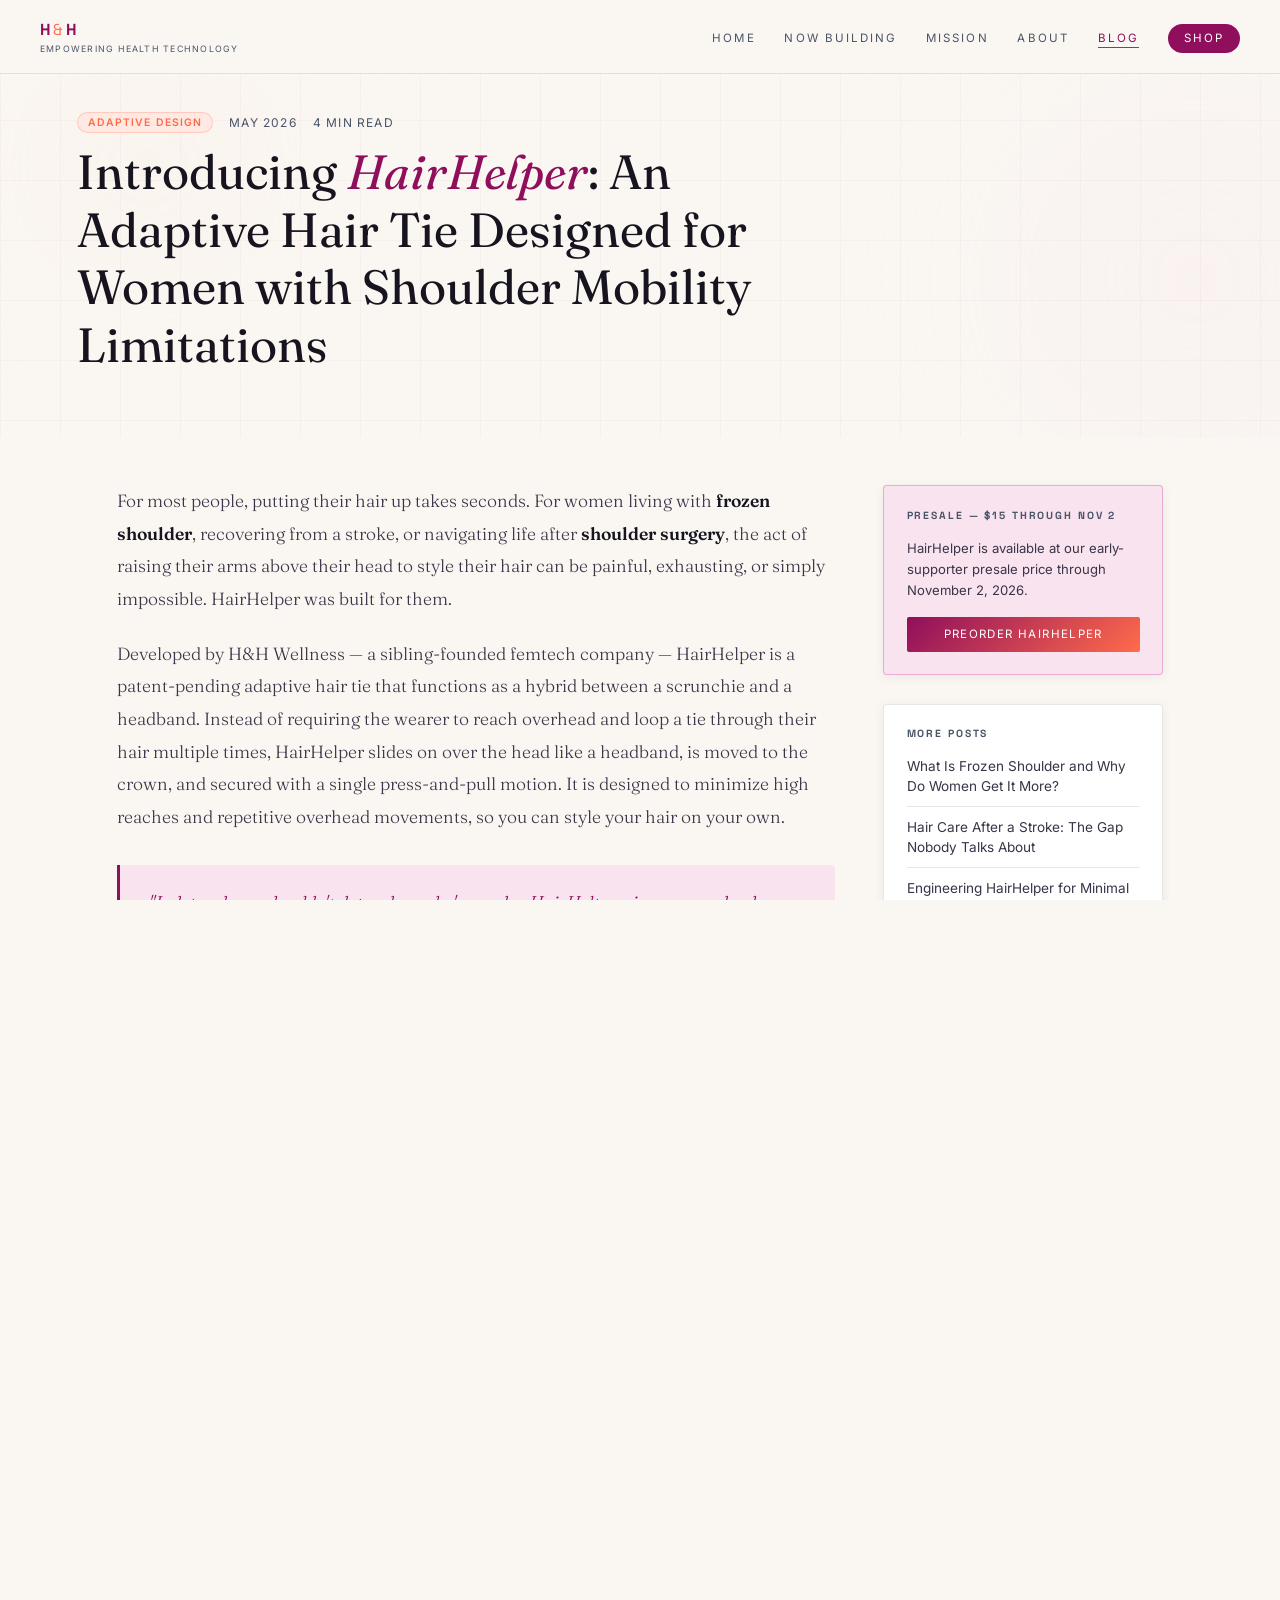
<file: blog-introducing-hairhelper.html>
<!DOCTYPE html>
<html lang="en">
<head>
  <meta charset="UTF-8" />
  <meta name="viewport" content="width=device-width, initial-scale=1.0" />

  <title>Introducing HairHelper: An Adaptive Hair Tie for Women with Shoulder Mobility Limitations | H&H Wellness</title>
  <meta name="description" content="HairHelper is an adaptive hair tie for women with frozen shoulder, stroke recovery, and shoulder surgery. Patent pending." />
  <meta name="keywords" content="HairHelper, adaptive hair tie, hair tie frozen shoulder, hair tie limited mobility, hair tie minimal overhead movement, hair accessories shoulder injury, HairHelper launch 2026" />
  <meta name="robots" content="index, follow" />
  <link rel="canonical" href="https://hhwellness.live/blog-introducing-hairhelper.html" />

  <meta property="og:title" content="Introducing HairHelper: An Adaptive Hair Tie Designed for Women with Shoulder Mobility Limitations" />
  <meta property="og:description" content="HairHelper is an adaptive hair tie designed for frozen shoulder, stroke recovery, and shoulder surgery. Patent pending." />
  <meta property="og:type" content="article" />
  <meta property="og:url" content="https://hhwellness.live/blog-introducing-hairhelper.html" />

  <link rel="preconnect" href="https://fonts.googleapis.com" />
  <link rel="preconnect" href="https://fonts.gstatic.com" crossorigin />
  <link href="https://fonts.googleapis.com/css2?family=Fraunces:ital,opsz,wght@0,9..144,300;0,9..144,400;0,9..144,500;0,9..144,600;1,9..144,400;1,9..144,500&family=Space+Grotesk:wght@400;500;700&family=Inter:wght@300;400;500;600&display=swap" rel="stylesheet" />
  <link rel="stylesheet" href="styles.css" />

  <script type="application/ld+json">
  {
    "@context": "https://schema.org",
    "@type": "BlogPosting",
    "headline": "Introducing HairHelper: An Adaptive Hair Tie Designed for Women with Shoulder Mobility Limitations",
    "description": "HairHelper is an adaptive hair tie for women with frozen shoulder, stroke recovery, and shoulder injuries. Patent pending.",
    "url": "https://hhwellness.live/blog-introducing-hairhelper.html",
    "datePublished": "2026-05-01",
    "dateModified": "2026-06-01",
    "author": { "@type": "Organization", "name": "H&H Wellness", "url": "https://hhwellness.live" },
    "publisher": { "@type": "Organization", "name": "H&H Wellness", "url": "https://hhwellness.live" },
    "keywords": "adaptive hair tie, frozen shoulder, shoulder mobility, HairHelper, hair tie minimal overhead movement",
    "about": {
      "@type": "Product",
      "name": "HairHelper",
      "description": "An adaptive hair tie for women with frozen shoulder, stroke recovery, and shoulder mobility limitations.",
      "brand": { "@type": "Brand", "name": "H&H Wellness" }
    }
  }
  </script>

  <style>
    .article-hero {
      min-height: 38vh;
      display: flex;
      flex-direction: column;
      justify-content: flex-end;
      padding: 7rem 6vw 3rem;
      position: relative;
      overflow: hidden;
    }
    .article-hero-content { position: relative; z-index: 2; max-width: 760px; }
    .article-hero h1 {
      font-family: var(--font-display);
      font-size: clamp(1.8rem, 4vw, 3rem);
      font-weight: 400;
      line-height: 1.2;
      color: var(--text-primary);
      margin: 0.5rem 0 1rem;
    }
    .article-hero h1 em { font-style: italic; color: var(--pink-deep); }
    .article-meta {
      display: flex;
      align-items: center;
      gap: 1rem;
      font-size: 0.75rem;
      letter-spacing: 0.1em;
      text-transform: uppercase;
      color: var(--text-muted);
      margin-bottom: 0.6rem;
    }

    .article-layout {
      display: grid;
      grid-template-columns: 1fr 280px;
      gap: 3rem;
      padding: 3rem 6vw 5rem;
      max-width: 1200px;
      margin: 0 auto;
    }
    @media (max-width: 860px) {
      .article-layout { grid-template-columns: 1fr; }
      .blog-sidebar { display: none; }
    }

    .article-body {
      font-family: var(--font-display);
      font-size: 1.1rem;
      font-weight: 300;
      color: var(--text-secondary);
      line-height: 1.85;
    }
    .article-body h2 {
      font-family: var(--font-display);
      font-size: 1.6rem;
      font-weight: 600;
      color: var(--text-primary);
      margin: 2.5rem 0 0.8rem;
      line-height: 1.2;
    }
    .article-body h2 em { font-style: italic; color: var(--pink-deep); }
    .article-body h3 {
      font-family: var(--font-display);
      font-size: 1.25rem;
      font-weight: 600;
      color: var(--text-primary);
      margin: 2rem 0 0.6rem;
    }
    .article-body p { margin-bottom: 1.4rem; }
    .article-body strong { color: var(--text-primary); font-weight: 600; }
    .article-body em { font-style: italic; color: var(--pink-deep); }

    .article-body ul {
      list-style: none;
      padding: 0;
      margin: 0 0 1.4rem;
    }
    .article-body ul li {
      padding-left: 1.5rem;
      position: relative;
      margin-bottom: 0.6rem;
    }
    .article-body ul li::before {
      content: '◈';
      position: absolute;
      left: 0;
      color: var(--pink-deep);
      font-size: 0.7rem;
      top: 0.35em;
      opacity: 0.7;
    }

    .article-callout {
      background: var(--pink-pale);
      border-left: 3px solid var(--pink-deep);
      border-radius: 0 4px 4px 0;
      padding: 1.4rem 1.8rem;
      margin: 2rem 0;
    }
    .article-callout p {
      font-family: var(--font-display);
      font-size: 1.15rem;
      font-style: italic;
      color: var(--pink-deep);
      margin: 0;
      line-height: 1.6;
    }

    .article-tags {
      display: flex;
      flex-wrap: wrap;
      gap: 0.5rem;
      margin-top: 2.5rem;
      padding-top: 1.5rem;
      border-top: 1px solid var(--border);
    }

    .article-nav {
      display: flex;
      justify-content: space-between;
      align-items: center;
      margin-top: 3rem;
      padding-top: 2rem;
      border-top: 1px solid var(--border);
      gap: 1rem;
    }
    .article-nav a {
      font-size: 0.75rem;
      letter-spacing: 0.1em;
      text-transform: uppercase;
      color: var(--pink-deep);
      text-decoration: none;
      border-bottom: 1px solid var(--border-pink);
      padding-bottom: 2px;
      transition: color 0.2s;
    }
    .article-nav a:hover { color: var(--purple); }
  </style>
</head>
<body>

  <!-- NAV -->
  <nav class="nav">
    <div class="nav-brand"><div class="nav-logo">H<span class="amp">&</span>H</div><div class="nav-tagline">Empowering Health Technology</div></div>
    <ul class="nav-links">
      <li><a href="index.html">Home</a></li>
      <li><a href="building.html">Now Building</a></li>
      <li><a href="mission.html">Mission</a></li>
      <li><a href="about.html">About</a></li>
      <li><a href="blog.html" class="active">Blog</a></li>
      <li><a href="hairhelper.html" class="nav-shop">Shop</a></li>
    </ul>
    <button class="nav-hamburger" aria-label="Toggle menu"><span></span><span></span><span></span></button>
  </nav>
  <div class="nav-drawer">
    <ul class="nav-drawer-links">
      <li><a href="index.html">Home</a></li>
      <li><a href="building.html">Now Building</a></li>
      <li><a href="mission.html">Mission</a></li>
      <li><a href="about.html">About</a></li>
      <li><a href="blog.html" class="active">Blog</a></li>
      <li><a href="hairhelper.html" class="nav-shop">Shop</a></li>
    </ul>
  </div>

  <!-- ARTICLE HERO -->
  <section class="article-hero">
    <div class="bg-canvas">
      <div class="orb orb-1" style="top:-5%;left:70%;"></div>
      <div class="orb orb-2" style="bottom:5%;left:-8%;"></div>
      <svg class="grid-svg" xmlns="http://www.w3.org/2000/svg" width="100%" height="100%">
        <defs><pattern id="gridA" width="60" height="60" patternUnits="userSpaceOnUse">
          <path d="M 60 0 L 0 0 0 60" fill="none" stroke="rgba(143,15,92,0.06)" stroke-width="1"/>
        </pattern></defs>
        <rect width="100%" height="100%" fill="url(#gridA)" />
      </svg>
    </div>
    <div class="article-hero-content">
      <div class="article-meta">
        <span class="blog-tag tag-mobility">Adaptive Design</span>
        <span>May 2026</span>
        <span>4 min read</span>
      </div>
      <h1>Introducing <em>HairHelper</em>: An Adaptive Hair Tie Designed for Women with Shoulder Mobility Limitations</h1>
    </div>
  </section>

  <!-- ARTICLE LAYOUT -->
  <div class="article-layout">

    <article class="article-body" itemscope itemtype="https://schema.org/BlogPosting">
      <meta itemprop="headline" content="Introducing HairHelper: An Adaptive Hair Tie Designed for Women with Shoulder Mobility Limitations" />
      <meta itemprop="datePublished" content="2026-05-01" />

      <p>For most people, putting their hair up takes seconds. For women living with <strong>frozen shoulder</strong>, recovering from a stroke, or navigating life after <strong>shoulder surgery</strong>, the act of raising their arms above their head to style their hair can be painful, exhausting, or simply impossible. HairHelper was built for them.</p>

      <p>Developed by H&H Wellness — a sibling-founded femtech company — HairHelper is a patent-pending adaptive hair tie that functions as a hybrid between a scrunchie and a headband. Instead of requiring the wearer to reach overhead and loop a tie through their hair multiple times, HairHelper slides on over the head like a headband, is moved to the crown, and secured with a single press-and-pull motion. It is designed to minimize high reaches and repetitive overhead movements, so you can style your hair on your own.</p>

      <div class="article-callout">
        <p>"Independence shouldn't depend on who's nearby. HairHelper gives women back a simple but deeply personal act of self-care."</p>
      </div>

      <h2>The Problem with Traditional <em>Hair Ties</em></h2>

      <p>Standard hair ties — elastics, scrunchies, claw clips — all share a fundamental design assumption: that the user can lift both arms above their head with a full range of motion. For approximately <strong>2–5% of adults</strong> with frozen shoulder (adhesive capsulitis) — a condition that disproportionately affects women between 40 and 60 — that assumption is wrong.</p>

      <p>Women with frozen shoulder, stroke-related hemiplegia, post-surgical shoulder restrictions, or cervical spinal cord injuries often report that hair care is one of the first and most emotionally difficult activities they lose the ability to do independently. It is intimate, visible, and daily. And we found very few products designed specifically to address it.</p>

      <h2>How HairHelper Works</h2>

      <p>The mechanism behind HairHelper is elegantly simple:</p>

      <ul>
        <li><strong>Step 1 — Slip on:</strong> Place HairHelper over the head like a headband, at face level. Designed to keep your arms low at this stage.</li>
        <li><strong>Step 2 — Slide to crown:</strong> Using natural neck tilt and minimal arm movement, guide HairHelper to the crown of the head. The flexible band collects hair as it moves.</li>
        <li><strong>Step 3 — Tighten:</strong> Press the clasp and pull the cords to secure. Hair is held in place at the crown, with the process designed to avoid overhead reaching.</li>
        <li><strong>To release:</strong> Press the clasp and pull gently. HairHelper loosens and slides off.</li>
      </ul>

      <p>The process is designed to <strong>minimize overhead arm movement</strong> — reducing the motion that many women with shoulder limitations find most painful or difficult. It is also designed to be as one-handed as possible, which may make it easier to use for some women with stroke-related upper limb weakness.</p>

      <h2>Who HairHelper Is Designed For</h2>

      <p>HairHelper was designed with several specific groups of women in mind:</p>

      <ul>
        <li><strong>Frozen shoulder (adhesive capsulitis)</strong> — which limits overhead range of motion, often for 1–3 years</li>
        <li><strong>Stroke recovery</strong> — particularly women with post-stroke hemiplegia or reduced upper limb function</li>
        <li><strong>Shoulder surgery recovery</strong> — rotator cuff repair, shoulder replacement, and other procedures leave months of restricted motion</li>
        <li><strong>Spinal cord injury</strong> — cervical or thoracic SCI affecting upper extremity function</li>
        <li><strong>Shoulder impingement or chronic pain</strong> — where daily overhead movement causes significant discomfort</li>
      </ul>

      <p>It is also designed for anyone who wants a faster, gentler styling experience: less creasing, less tugging, one motion.</p>

      <h2>A Note on <em>Patent</em> and Launch</h2>

      <p>HairHelper is currently <strong>patent pending</strong>, and we believe it represents a thoughtfully engineered adaptive hair accessory for women with shoulder mobility limitations. We have worked closely with occupational therapist input throughout the design process to ensure the mechanism is genuinely usable for the people it was built for.</p>

      <p>HairHelper is available to <strong>preorder now</strong> for $15 — presale pricing ends November 2, 2026, and all orders ship by November 3. Net proceeds from HairHelper sales are reinvested into our research and development in women's health.</p>

      <p style="font-size:0.9rem;line-height:1.7;margin-top:2rem;"><strong>Please note:</strong> This article is for general informational purposes only and is not medical advice. HairHelper is a consumer hair accessory, not a medical device or a treatment for any condition. Talk with your doctor, physical therapist, or occupational therapist about your specific situation, and follow any movement restrictions they give you.</p>

      <div class="article-tags">
        <span class="blog-tag tag-mobility">Adaptive Design</span>
        <span class="blog-tag tag-health">Frozen Shoulder</span>
        <span class="blog-tag tag-health">Shoulder Mobility</span>
        <span class="blog-tag tag-mobility">Stroke Recovery</span>
        <span class="blog-tag tag-design">HairHelper</span>
      </div>

      <div class="article-nav">
        <a href="blog.html">← Back to Blog</a>
        <a href="blog-what-is-frozen-shoulder.html">What Is Frozen Shoulder? →</a>
      </div>
    </article>

    <!-- SIDEBAR -->
    <aside class="blog-sidebar" aria-label="Blog sidebar">
      <div class="sidebar-widget waitlist-widget">
        <h3>Presale — $15 Through Nov 2</h3>
        <p>HairHelper is available at our early-supporter presale price through November 2, 2026.</p>
        <a href="hairhelper.html" class="waitlist-btn">Preorder HairHelper</a>
      </div>
      <div class="sidebar-widget">
        <h3>More Posts</h3>
        <ul>
          <li><a href="blog-what-is-frozen-shoulder.html">What Is Frozen Shoulder and Why Do Women Get It More?</a></li>
          <li><a href="blog-hair-care-after-stroke.html">Hair Care After a Stroke: The Gap Nobody Talks About</a></li>
          <li><a href="blog-engineering-hairhelper.html">Engineering HairHelper for Minimal Arm Elevation</a></li>
        </ul>
      </div>
      <div class="sidebar-widget">
        <h3>About H&H Wellness</h3>
        <p style="font-size:.82rem;color:var(--text-secondary);line-height:1.65;margin:0">
          Founded by siblings Hannah and Harrison, H&H Wellness is a femtech company dedicated to solving the neglected problems affecting women worldwide.
        </p>
      </div>
    </aside>

  </div>

  <footer>
    <div class="footer-links">
      <a href="privacy.html">Privacy Policy</a>
      <span class="footer-dot">·</span>
      <a href="terms.html">Terms of Service</a>
      <span class="footer-dot">·</span>
      <a href="mailto:hannah.hhwellness@gmail.com">Contact</a>
    </div>
    <p class="footer-disclaimer" style="max-width:760px;margin:0 auto 0.9rem;font-size:0.72rem;line-height:1.55;opacity:0.8;">HairHelper is a consumer hair accessory. It is not a medical device, is not cleared or approved by the FDA, and is not intended to diagnose, treat, cure, mitigate, or prevent any disease or condition. Content on this site is for general information only and is not medical advice; talk with your healthcare provider about your situation. Individual results vary. The Caesarean Delivery Glove is an investigational device in development and is not available for sale.</p>
    &copy; 2026 H&amp;H Wellness, Inc. All rights reserved.
  </footer>
  <script src="script.js"></script>
</body>
</html>
</file>
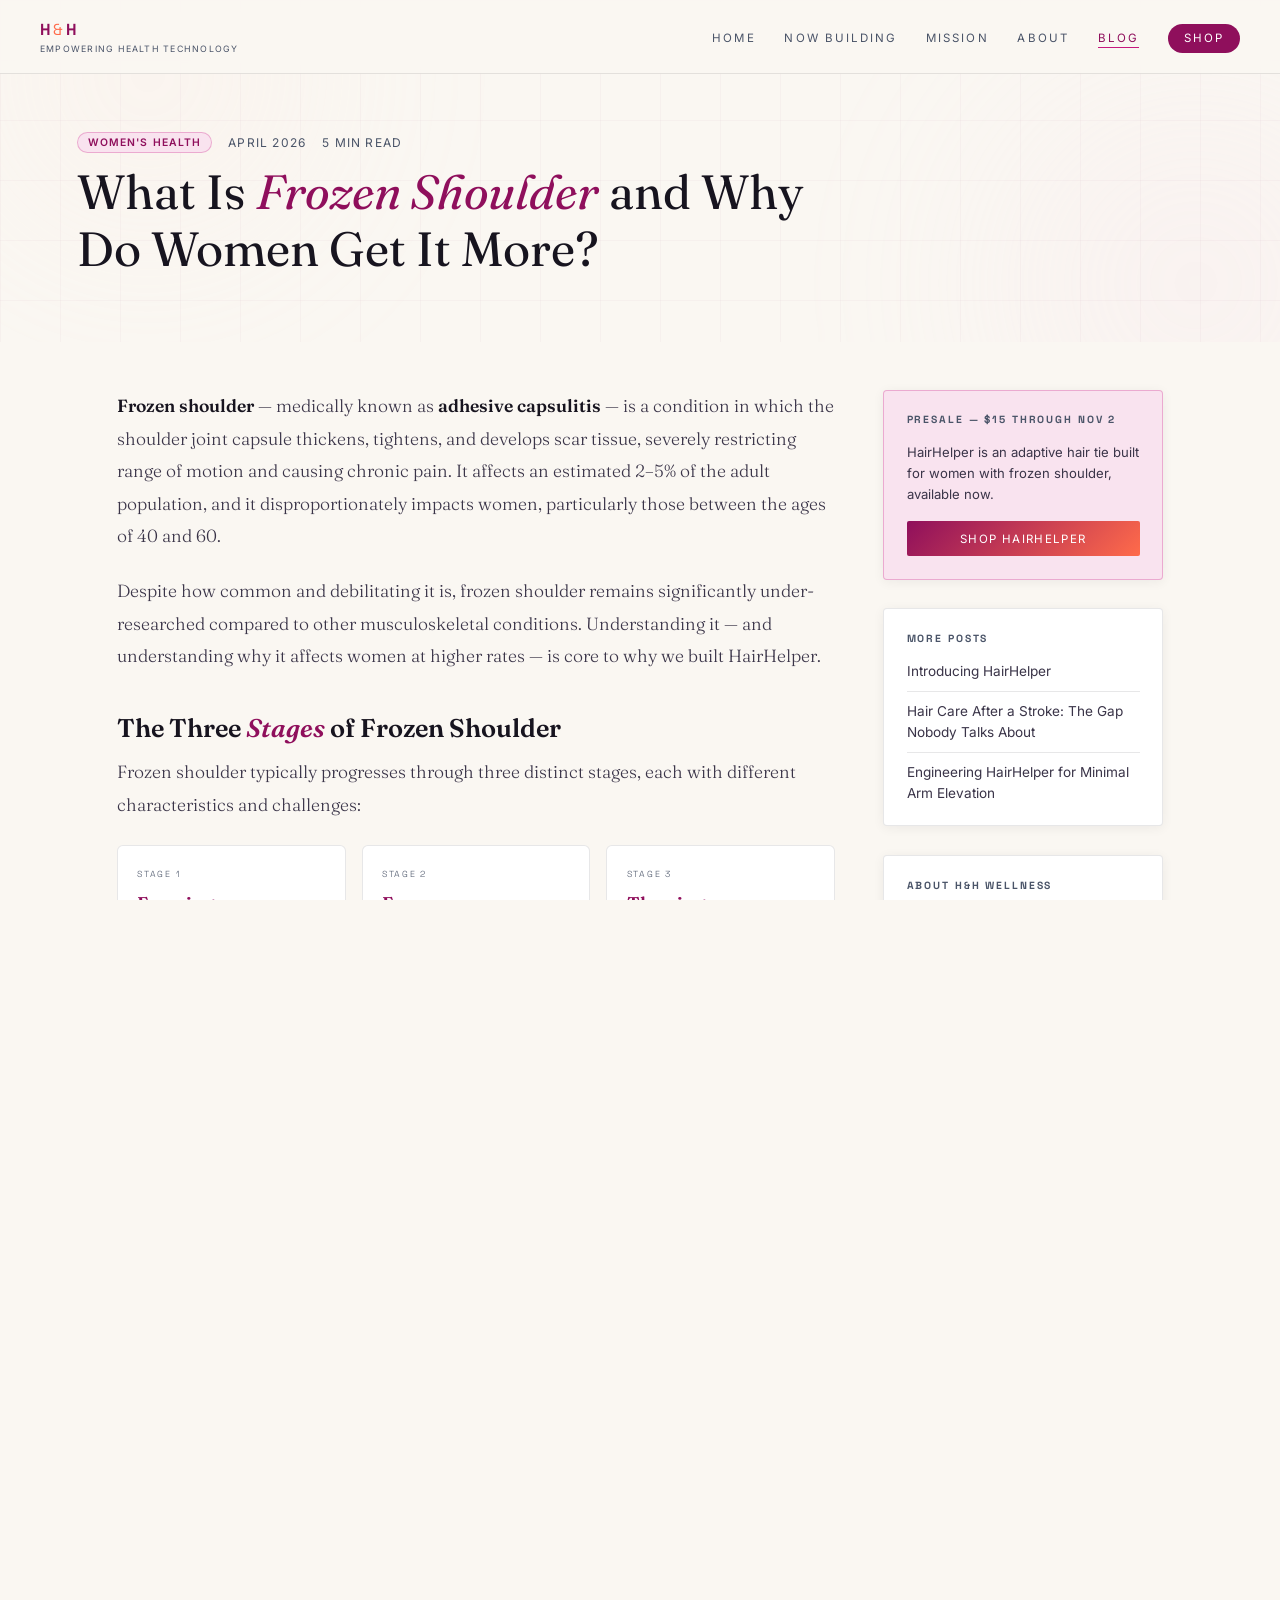
<file: blog-what-is-frozen-shoulder.html>
<!DOCTYPE html>
<html lang="en">
<head>
  <meta charset="UTF-8" />
  <meta name="viewport" content="width=device-width, initial-scale=1.0" />

  <title>What Is Frozen Shoulder and Why Do Women Get It More? | H&H Wellness</title>
  <meta name="description" content="Frozen shoulder (adhesive capsulitis) affects women at higher rates than men. Learn about the stages, symptoms, and daily living challenges — including why hair care can be one of the first things women with frozen shoulder lose the ability to do independently." />
  <meta name="keywords" content="what is frozen shoulder, frozen shoulder women, adhesive capsulitis symptoms, frozen shoulder hair styling, frozen shoulder daily life, hair tie frozen shoulder, adaptive tools frozen shoulder, frozen shoulder overhead movement" />
  <meta name="robots" content="index, follow" />
  <link rel="canonical" href="https://hhwellness.live/blog-what-is-frozen-shoulder.html" />

  <meta property="og:title" content="What Is Frozen Shoulder and Why Do Women Get It More?" />
  <meta property="og:description" content="Frozen shoulder disproportionately affects women between 40–60. Learn the stages, the daily living impact, and what adaptive tools exist to help." />
  <meta property="og:type" content="article" />
  <meta property="og:url" content="https://hhwellness.live/blog-what-is-frozen-shoulder.html" />

  <link rel="preconnect" href="https://fonts.googleapis.com" />
  <link rel="preconnect" href="https://fonts.gstatic.com" crossorigin />
  <link href="https://fonts.googleapis.com/css2?family=Fraunces:ital,opsz,wght@0,9..144,300;0,9..144,400;0,9..144,500;0,9..144,600;1,9..144,400;1,9..144,500&family=Space+Grotesk:wght@400;500;700&family=Inter:wght@300;400;500;600&display=swap" rel="stylesheet" />
  <link rel="stylesheet" href="styles.css" />

  <script type="application/ld+json">
  {
    "@context": "https://schema.org",
    "@type": "BlogPosting",
    "headline": "What Is Frozen Shoulder and Why Do Women Get It More?",
    "description": "Frozen shoulder (adhesive capsulitis) affects women at higher rates than men. Learn about the stages, symptoms, and daily living challenges — including why hair care can become one of the first things women lose the ability to do independently.",
    "url": "https://hhwellness.live/blog-what-is-frozen-shoulder.html",
    "datePublished": "2026-04-15",
    "dateModified": "2026-06-01",
    "author": { "@type": "Organization", "name": "H&H Wellness", "url": "https://hhwellness.live" },
    "publisher": { "@type": "Organization", "name": "H&H Wellness", "url": "https://hhwellness.live" },
    "keywords": "frozen shoulder, adhesive capsulitis, women frozen shoulder, frozen shoulder hair care, frozen shoulder daily living"
  }
  </script>

  <style>
    .article-hero {
      min-height: 38vh;
      display: flex;
      flex-direction: column;
      justify-content: flex-end;
      padding: 7rem 6vw 3rem;
      position: relative;
      overflow: hidden;
    }
    .article-hero-content { position: relative; z-index: 2; max-width: 760px; }
    .article-hero h1 {
      font-family: var(--font-display);
      font-size: clamp(1.8rem, 4vw, 3rem);
      font-weight: 400;
      line-height: 1.2;
      color: var(--text-primary);
      margin: 0.5rem 0 1rem;
    }
    .article-hero h1 em { font-style: italic; color: var(--pink-deep); }
    .article-meta {
      display: flex;
      align-items: center;
      gap: 1rem;
      font-size: 0.75rem;
      letter-spacing: 0.1em;
      text-transform: uppercase;
      color: var(--text-muted);
      margin-bottom: 0.6rem;
    }
    .article-layout {
      display: grid;
      grid-template-columns: 1fr 280px;
      gap: 3rem;
      padding: 3rem 6vw 5rem;
      max-width: 1200px;
      margin: 0 auto;
    }
    @media (max-width: 860px) {
      .article-layout { grid-template-columns: 1fr; }
      .blog-sidebar { display: none; }
    }
    .article-body {
      font-family: var(--font-display);
      font-size: 1.1rem;
      font-weight: 300;
      color: var(--text-secondary);
      line-height: 1.85;
    }
    .article-body h2 {
      font-family: var(--font-display);
      font-size: 1.6rem;
      font-weight: 600;
      color: var(--text-primary);
      margin: 2.5rem 0 0.8rem;
      line-height: 1.2;
    }
    .article-body h2 em { font-style: italic; color: var(--pink-deep); }
    .article-body p { margin-bottom: 1.4rem; }
    .article-body strong { color: var(--text-primary); font-weight: 600; }
    .article-body em { font-style: italic; color: var(--pink-deep); }
    .article-body ul { list-style: none; padding: 0; margin: 0 0 1.4rem; }
    .article-body ul li { padding-left: 1.5rem; position: relative; margin-bottom: 0.6rem; }
    .article-body ul li::before {
      content: '◈'; position: absolute; left: 0;
      color: var(--pink-deep); font-size: 0.7rem; top: 0.35em; opacity: 0.7;
    }
    .article-callout {
      background: var(--pink-pale);
      border-left: 3px solid var(--pink-deep);
      border-radius: 0 4px 4px 0;
      padding: 1.4rem 1.8rem;
      margin: 2rem 0;
    }
    .article-callout p {
      font-family: var(--font-display);
      font-size: 1.15rem;
      font-style: italic;
      color: var(--pink-deep);
      margin: 0;
      line-height: 1.6;
    }
    .stage-grid {
      display: grid;
      grid-template-columns: repeat(3, 1fr);
      gap: 1rem;
      margin: 1.5rem 0 2rem;
    }
    @media (max-width: 600px) { .stage-grid { grid-template-columns: 1fr; } }
    .stage-card {
      background: var(--bg-card);
      border: 1px solid var(--border);
      border-radius: 6px;
      padding: 1.2rem 1.2rem 1rem;
    }
    .stage-num {
      font-family: var(--font-label);
      font-size: 0.55rem;
      letter-spacing: 0.2em;
      text-transform: uppercase;
      color: var(--text-muted);
      margin-bottom: 0.3rem;
    }
    .stage-name {
      font-family: var(--font-display);
      font-size: 1.15rem;
      font-weight: 600;
      color: var(--pink-deep);
      margin-bottom: 0.4rem;
    }
    .stage-desc {
      font-size: 0.85rem;
      font-family: var(--font-display);
      color: var(--text-secondary);
      line-height: 1.6;
      margin: 0;
    }
    .article-tags {
      display: flex; flex-wrap: wrap; gap: 0.5rem;
      margin-top: 2.5rem; padding-top: 1.5rem; border-top: 1px solid var(--border);
    }
    .article-nav {
      display: flex; justify-content: space-between; align-items: center;
      margin-top: 3rem; padding-top: 2rem; border-top: 1px solid var(--border); gap: 1rem;
    }
    .article-nav a {
      font-size: 0.75rem; letter-spacing: 0.1em; text-transform: uppercase;
      color: var(--pink-deep); text-decoration: none;
      border-bottom: 1px solid var(--border-pink); padding-bottom: 2px; transition: color 0.2s;
    }
    .article-nav a:hover { color: var(--purple); }
  </style>
</head>
<body>

  <nav class="nav">
    <div class="nav-brand"><div class="nav-logo">H<span class="amp">&</span>H</div><div class="nav-tagline">Empowering Health Technology</div></div>
    <ul class="nav-links">
      <li><a href="index.html">Home</a></li>
      <li><a href="building.html">Now Building</a></li>
      <li><a href="mission.html">Mission</a></li>
      <li><a href="about.html">About</a></li>
      <li><a href="blog.html" class="active">Blog</a></li>
      <li><a href="hairhelper.html" class="nav-shop">Shop</a></li>
    </ul>
    <button class="nav-hamburger" aria-label="Toggle menu"><span></span><span></span><span></span></button>
  </nav>
  <div class="nav-drawer">
    <ul class="nav-drawer-links">
      <li><a href="index.html">Home</a></li>
      <li><a href="building.html">Now Building</a></li>
      <li><a href="mission.html">Mission</a></li>
      <li><a href="about.html">About</a></li>
      <li><a href="blog.html" class="active">Blog</a></li>
      <li><a href="hairhelper.html" class="nav-shop">Shop</a></li>
    </ul>
  </div>

  <section class="article-hero">
    <div class="bg-canvas">
      <div class="orb orb-1" style="top:-5%;left:70%;"></div>
      <div class="orb orb-2" style="bottom:5%;left:-8%;"></div>
      <svg class="grid-svg" xmlns="http://www.w3.org/2000/svg" width="100%" height="100%">
        <defs><pattern id="gridFS" width="60" height="60" patternUnits="userSpaceOnUse">
          <path d="M 60 0 L 0 0 0 60" fill="none" stroke="rgba(143,15,92,0.06)" stroke-width="1"/>
        </pattern></defs>
        <rect width="100%" height="100%" fill="url(#gridFS)" />
      </svg>
    </div>
    <div class="article-hero-content">
      <div class="article-meta">
        <span class="blog-tag tag-health">Women's Health</span>
        <span>April 2026</span>
        <span>5 min read</span>
      </div>
      <h1>What Is <em>Frozen Shoulder</em> and Why Do Women Get It More?</h1>
    </div>
  </section>

  <div class="article-layout">

    <article class="article-body" itemscope itemtype="https://schema.org/BlogPosting">
      <meta itemprop="headline" content="What Is Frozen Shoulder and Why Do Women Get It More?" />
      <meta itemprop="datePublished" content="2026-04-15" />

      <p><strong>Frozen shoulder</strong> — medically known as <strong>adhesive capsulitis</strong> — is a condition in which the shoulder joint capsule thickens, tightens, and develops scar tissue, severely restricting range of motion and causing chronic pain. It affects an estimated 2–5% of the adult population, and it disproportionately impacts women, particularly those between the ages of 40 and 60.</p>

      <p>Despite how common and debilitating it is, frozen shoulder remains significantly under-researched compared to other musculoskeletal conditions. Understanding it — and understanding why it affects women at higher rates — is core to why we built HairHelper.</p>

      <h2>The Three <em>Stages</em> of Frozen Shoulder</h2>

      <p>Frozen shoulder typically progresses through three distinct stages, each with different characteristics and challenges:</p>

      <div class="stage-grid">
        <div class="stage-card">
          <div class="stage-num">Stage 1</div>
          <div class="stage-name">Freezing</div>
          <p class="stage-desc">Pain begins, often gradually. Range of motion starts to decline. This stage can last 2–9 months and is often the most painful.</p>
        </div>
        <div class="stage-card">
          <div class="stage-num">Stage 2</div>
          <div class="stage-name">Frozen</div>
          <p class="stage-desc">Pain may ease slightly but stiffness is at its worst. Overhead arm movement may be severely restricted or impossible. Lasts 4–12 months.</p>
        </div>
        <div class="stage-card">
          <div class="stage-num">Stage 3</div>
          <div class="stage-name">Thawing</div>
          <p class="stage-desc">Range of motion gradually returns. Full recovery can take 1–3 years from onset, and some patients never fully regain pre-condition mobility.</p>
        </div>
      </div>

      <p>The total duration from onset to full recovery ranges from <strong>one to three years</strong> — and in some cases longer. During Stages 1 and 2 in particular, overhead arm movement can be severely restricted, making daily activities that most people take for granted extremely difficult.</p>

      <h2>Why <em>Women</em> Are More Affected</h2>

      <p>The exact mechanisms behind why frozen shoulder disproportionately affects women are not fully understood — which itself reflects the broader problem of under-research into women's health conditions. However, several contributing factors have been identified:</p>

      <ul>
        <li><strong>Hormonal factors:</strong> The condition is more common around perimenopause and menopause, suggesting estrogen fluctuations may play a role in joint capsule integrity.</li>
        <li><strong>Thyroid conditions:</strong> Women are significantly more likely to have thyroid disorders, which are a known risk factor for frozen shoulder development.</li>
        <li><strong>Diabetes:</strong> Diabetic adhesive capsulitis is a well-documented phenomenon, and women with type 2 diabetes are at elevated risk.</li>
        <li><strong>Autoimmune factors:</strong> Women have higher rates of autoimmune conditions, some of which have been linked to frozen shoulder incidence.</li>
      </ul>

      <div class="article-callout">
        <p>"For many women with frozen shoulder, styling their own hair can be one of the first daily acts of independence they lose."</p>
      </div>

      <h2>The Daily Living Impact Nobody Talks About</h2>

      <p>Clinical discussions of frozen shoulder focus largely on pain scores and range-of-motion measurements. What gets less attention is the profound impact the condition has on <strong>activities of daily living (ADLs)</strong> — the ordinary tasks that make up independent life.</p>

      <p>Among the first abilities to be affected when overhead movement becomes restricted:</p>

      <ul>
        <li>Styling, washing, or securing their hair</li>
        <li>Reaching into overhead cabinets</li>
        <li>Putting on and taking off clothing, especially over-the-head garments</li>
        <li>Fastening a bra or reaching behind the back</li>
        <li>Carrying bags or lifting items above waist height</li>
      </ul>

      <p>Of these, hair care is particularly significant because it is <strong>daily, visible, and deeply personal</strong>. Many women with frozen shoulder describe feeling embarrassed, dependent, or less like themselves when they cannot style their own hair. It is rarely addressed in physical therapy protocols, and adaptive tools designed specifically for this purpose have historically been scarce.</p>

      <h2>What Can Help: <em>Adaptive Tools</em> for Frozen Shoulder</h2>

      <p>Physical therapy, corticosteroid injections, and in some cases surgery remain the primary medical interventions for frozen shoulder. But the day-to-day gap — the months or years between diagnosis and recovery — requires practical tools that support independence in the meantime.</p>

      <p>Occupational therapists often recommend adaptive tools for other ADL challenges: long-handled reachers, dressing aids, button hooks. Adaptive hair accessories have historically been largely absent from this category.</p>

      <p><strong>HairHelper</strong> was designed to help fill this gap. It is an adaptive hair tie designed to help women with frozen shoulder secure their own hair with minimal overhead arm movement. It slides on like a headband and tightens with a single mechanism at the crown — the lowest motion point in the hair styling process.</p>

      <p>If you or someone you know is living with frozen shoulder, <a href="hairhelper.html" style="color:var(--pink-deep);text-decoration:none;border-bottom:1px solid var(--border-pink);">shop HairHelper</a> — available now at our presale price.</p>

      <p style="font-size:0.9rem;line-height:1.7;margin-top:2rem;"><strong>Please note:</strong> This article is for general informational purposes only and is not medical advice. HairHelper is a consumer hair accessory, not a medical device or a treatment for any condition. Talk with your doctor, physical therapist, or occupational therapist about your specific situation, and follow any movement restrictions they give you.</p>

      <div class="article-tags">
        <span class="blog-tag tag-health">Frozen Shoulder</span>
        <span class="blog-tag tag-health">Adhesive Capsulitis</span>
        <span class="blog-tag tag-health">Women's Health</span>
        <span class="blog-tag tag-mobility">Adaptive Tools</span>
        <span class="blog-tag tag-mobility">Daily Living Aids</span>
      </div>

      <div class="article-nav">
        <a href="blog-introducing-hairhelper.html">← Introducing HairHelper</a>
        <a href="blog-hair-care-after-stroke.html">Hair Care After a Stroke →</a>
      </div>
    </article>

    <aside class="blog-sidebar" aria-label="Blog sidebar">
      <div class="sidebar-widget waitlist-widget">
        <h3>Presale — $15 Through Nov 2</h3>
        <p>HairHelper is an adaptive hair tie built for women with frozen shoulder, available now.</p>
        <a href="hairhelper.html" class="waitlist-btn">Shop HairHelper</a>
      </div>
      <div class="sidebar-widget">
        <h3>More Posts</h3>
        <ul>
          <li><a href="blog-introducing-hairhelper.html">Introducing HairHelper</a></li>
          <li><a href="blog-hair-care-after-stroke.html">Hair Care After a Stroke: The Gap Nobody Talks About</a></li>
          <li><a href="blog-engineering-hairhelper.html">Engineering HairHelper for Minimal Arm Elevation</a></li>
        </ul>
      </div>
      <div class="sidebar-widget">
        <h3>About H&H Wellness</h3>
        <p style="font-size:.82rem;color:var(--text-secondary);line-height:1.65;margin:0">
          Founded by siblings Hannah and Harrison, H&H Wellness builds adaptive health technology for women — starting with HairHelper.
        </p>
      </div>
    </aside>

  </div>

  <footer>
    <div class="footer-links">
      <a href="privacy.html">Privacy Policy</a>
      <span class="footer-dot">·</span>
      <a href="terms.html">Terms of Service</a>
      <span class="footer-dot">·</span>
      <a href="mailto:hannah.hhwellness@gmail.com">Contact</a>
    </div>
    <p class="footer-disclaimer" style="max-width:760px;margin:0 auto 0.9rem;font-size:0.72rem;line-height:1.55;opacity:0.8;">HairHelper is a consumer hair accessory. It is not a medical device, is not cleared or approved by the FDA, and is not intended to diagnose, treat, cure, mitigate, or prevent any disease or condition. Content on this site is for general information only and is not medical advice; talk with your healthcare provider about your situation. Individual results vary. The Caesarean Delivery Glove is an investigational device in development and is not available for sale.</p>
    &copy; 2026 H&amp;H Wellness, Inc. All rights reserved.
  </footer>
  <script src="script.js"></script>
</body>
</html>
</file>
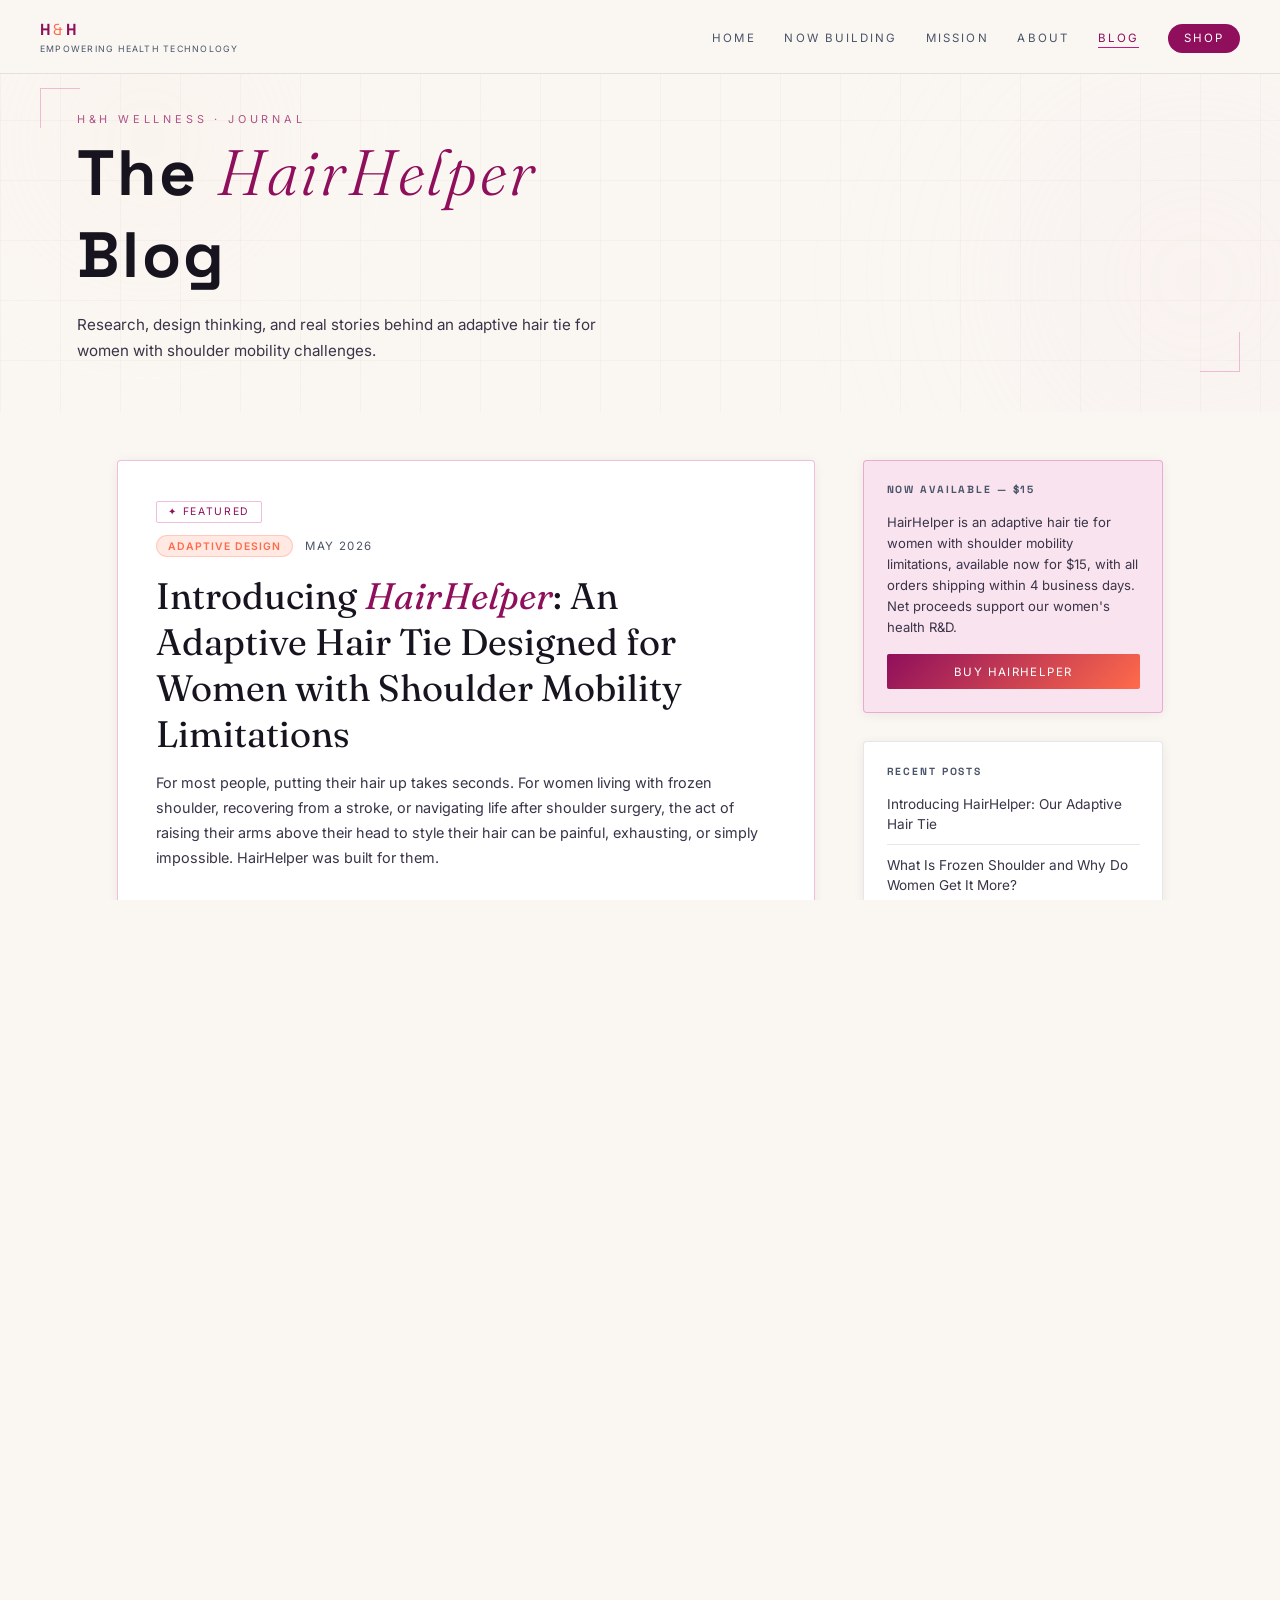
<file: blog.html>
<!DOCTYPE html>
<html lang="en">
<head>
  <meta charset="UTF-8" />
  <meta name="viewport" content="width=device-width, initial-scale=1.0" />

  <title>Blog — Adaptive Hair Care & Women's Mobility Health | H&H Wellness</title>
  <meta name="description" content="Articles on frozen shoulder hair care, stroke recovery daily living aids, and adaptive design for women with shoulder mobility limitations. From the team behind HairHelper." />
  <meta name="keywords" content="adaptive hair tie blog, frozen shoulder hair care, stroke recovery hair, shoulder mobility daily living, HairHelper blog, women's health blog, adaptive design femtech" />
  <meta name="robots" content="index, follow" />
  <link rel="canonical" href="https://hhwellness.live/blog.html" />

  <meta property="og:title" content="H&H Wellness Blog — Adaptive Hair Care for Every Woman" />
  <meta property="og:description" content="Insights on adaptive design, women's mobility health, and the story behind HairHelper — an adaptive hair tie built for women with shoulder limitations." />
  <meta property="og:type" content="website" />
  <meta property="og:url" content="https://hhwellness.live/blog.html" />

  <link rel="preconnect" href="https://fonts.googleapis.com" />
  <link rel="preconnect" href="https://fonts.gstatic.com" crossorigin />
  <link href="https://fonts.googleapis.com/css2?family=Fraunces:ital,opsz,wght@0,9..144,300;0,9..144,400;0,9..144,500;0,9..144,600;1,9..144,400;1,9..144,500&family=Space+Grotesk:wght@400;500;700&family=Inter:wght@300;400;500;600&display=swap" rel="stylesheet" />
  <link rel="stylesheet" href="styles.css" />

  <script type="application/ld+json">
  {
    "@context": "https://schema.org",
    "@type": "Blog",
    "name": "H&H Wellness Blog",
    "description": "Research, design thinking, and stories behind HairHelper — an adaptive hair tie for women with shoulder mobility challenges.",
    "url": "https://hhwellness.live/blog.html",
    "publisher": {
      "@type": "Organization",
      "name": "H&H Wellness",
      "url": "https://hhwellness.live",
      "foundingDate": "2026"
    },
    "blogPost": [
      {
        "@type": "BlogPosting",
        "headline": "Introducing HairHelper: An Adaptive Hair Tie Designed for Women with Shoulder Mobility Limitations",
        "url": "https://hhwellness.live/blog-introducing-hairhelper.html",
        "datePublished": "2026-05-01",
        "author": { "@type": "Organization", "name": "H&H Wellness" },
        "keywords": "adaptive hair tie, frozen shoulder, shoulder mobility, HairHelper"
      },
      {
        "@type": "BlogPosting",
        "headline": "What Is Frozen Shoulder and Why Do Women Get It More?",
        "url": "https://hhwellness.live/blog-what-is-frozen-shoulder.html",
        "datePublished": "2026-04-15",
        "author": { "@type": "Organization", "name": "H&H Wellness" },
        "keywords": "frozen shoulder, adhesive capsulitis, women frozen shoulder, frozen shoulder symptoms"
      },
      {
        "@type": "BlogPosting",
        "headline": "Hair Care After a Stroke: The Daily Living Gap Nobody Talks About",
        "url": "https://hhwellness.live/blog-hair-care-after-stroke.html",
        "datePublished": "2026-04-01",
        "author": { "@type": "Organization", "name": "H&H Wellness" },
        "keywords": "hair care after stroke, stroke recovery ADL, adaptive hair accessories, stroke hemiplegia"
      },
      {
        "@type": "BlogPosting",
        "headline": "How We Designed a Hair Tie for Minimal Arm Elevation — The Engineering Behind HairHelper",
        "url": "https://hhwellness.live/blog-engineering-hairhelper.html",
        "datePublished": "2026-03-01",
        "author": { "@type": "Organization", "name": "H&H Wellness" },
        "keywords": "adaptive hair tie design, minimal arm elevation, one-handed hair tie, HairHelper engineering"
      }
    ]
  }
  </script>
</head>
<body>

  <!-- NAV -->
  <nav class="nav">
    <div class="nav-brand"><div class="nav-logo">H<span class="amp">&</span>H</div><div class="nav-tagline">Empowering Health Technology</div></div>
    <ul class="nav-links">
      <li><a href="index.html">Home</a></li>
      <li><a href="building.html">Now Building</a></li>
      <li><a href="mission.html">Mission</a></li>
      <li><a href="about.html">About</a></li>
      <li><a href="blog.html" class="active">Blog</a></li>
      <li><a href="hairhelper.html" class="nav-shop">Shop</a></li>
    </ul>
    <button class="nav-hamburger" aria-label="Toggle menu">
      <span></span><span></span><span></span>
    </button>
  </nav>
  <div class="nav-drawer">
    <ul class="nav-drawer-links">
      <li><a href="index.html">Home</a></li>
      <li><a href="building.html">Now Building</a></li>
      <li><a href="mission.html">Mission</a></li>
      <li><a href="about.html">About</a></li>
      <li><a href="blog.html" class="active">Blog</a></li>
      <li><a href="hairhelper.html" class="nav-shop">Shop</a></li>
    </ul>
  </div>

  <!-- BLOG HERO -->
  <section class="blog-hero">
    <div class="bg-canvas">
      <div class="orb orb-1" style="top:-5%;left:70%;"></div>
      <div class="orb orb-2" style="bottom:5%;left:-8%;"></div>
      <svg class="grid-svg" xmlns="http://www.w3.org/2000/svg" width="100%" height="100%">
        <defs>
          <pattern id="gridB" width="60" height="60" patternUnits="userSpaceOnUse">
            <path d="M 60 0 L 0 0 0 60" fill="none" stroke="rgba(143,15,92,0.06)" stroke-width="1"/>
          </pattern>
        </defs>
        <rect width="100%" height="100%" fill="url(#gridB)" />
      </svg>
    </div>
    <div class="blog-hero-content">
      <div class="eyebrow">H&H Wellness · Journal</div>
      <h1>The <em>HairHelper</em><br/>Blog</h1>
      <p class="lead">Research, design thinking, and real stories behind an adaptive hair tie for women with shoulder mobility challenges.</p>
    </div>
    <div class="corner corner-tl"></div>
    <div class="corner corner-br"></div>
  </section>

  <!-- BLOG LAYOUT -->
  <div class="blog-layout">

    <!-- MAIN FEED -->
    <main class="blog-feed" role="main">

      <!-- POST 1: Featured -->
      <article class="blog-card featured" itemscope itemtype="https://schema.org/BlogPosting">
        <div class="blog-card-inner">
          <span class="featured-label">✦ Featured</span>
          <div class="blog-card-meta">
            <span class="blog-tag tag-mobility">Adaptive Design</span>
            <span>May 2026</span>
          </div>
          <h2 itemprop="headline"><a href="blog-introducing-hairhelper.html" style="text-decoration:none;color:inherit;">Introducing <em>HairHelper</em>: An Adaptive Hair Tie Designed for Women with Shoulder Mobility Limitations</a></h2>
          <p itemprop="description">
            For most people, putting their hair up takes seconds. For women living with frozen shoulder, recovering from a stroke, or navigating life after shoulder surgery, the act of raising their arms above their head to style their hair can be painful, exhausting, or simply impossible. HairHelper was built for them.
          </p>
          <p>
            Developed by H&H Wellness — a sibling-founded femtech company — HairHelper is a patent-pending adaptive hair tie that functions as a hybrid between a scrunchie and a headband. Instead of requiring the wearer to reach overhead and loop a tie through their hair multiple times, HairHelper slides on over the head like a headband, is moved to the crown, and secured with a single press-and-pull motion. It is designed to minimize high reaches and repetitive overhead movements, so you can style your hair on your own.
          </p>
        </div>
        <div class="blog-card-divider"></div>
        <div class="blog-card-footer">
          <a href="blog-introducing-hairhelper.html" class="read-more">Read More →</a>
          <span class="read-time">4 min read</span>
        </div>
      </article>

      <!-- POST 2: Frozen Shoulder -->
      <article class="blog-card" itemscope itemtype="https://schema.org/BlogPosting">
        <div class="blog-card-inner">
          <div class="blog-card-meta">
            <span class="blog-tag tag-health">Women's Health</span>
            <span>April 2026</span>
          </div>
          <h2 itemprop="headline"><a href="blog-what-is-frozen-shoulder.html" style="text-decoration:none;color:inherit;">What Is <em>Frozen Shoulder</em> and Why Do Women Get It More?</a></h2>
          <p itemprop="description">
            Frozen shoulder — clinically known as adhesive capsulitis — affects up to 5% of the general population, but women are disproportionately impacted. Understanding why, and what daily life looks like for those affected, is the foundation behind HairHelper.
          </p>
          <p>
            Frozen shoulder develops in three stages — freezing, frozen, and thawing — and can last anywhere from one to three years. During the frozen stage, overhead arm movement becomes severely restricted or entirely impossible, making everyday tasks like styling your hair, reaching for a shelf, or getting dressed a painful challenge.
          </p>
        </div>
        <div class="blog-card-divider"></div>
        <div class="blog-card-footer">
          <a href="blog-what-is-frozen-shoulder.html" class="read-more">Read More →</a>
          <span class="read-time">5 min read</span>
        </div>
      </article>

      <!-- POST 3: Stroke recovery -->
      <article class="blog-card" itemscope itemtype="https://schema.org/BlogPosting">
        <div class="blog-card-inner">
          <div class="blog-card-meta">
            <span class="blog-tag tag-mobility">Stroke Recovery</span>
            <span>April 2026</span>
          </div>
          <h2 itemprop="headline"><a href="blog-hair-care-after-stroke.html" style="text-decoration:none;color:inherit;">Hair Care After a Stroke: The <em>Daily Living</em> Gap Nobody Talks About</a></h2>
          <p itemprop="description">
            Stroke rehabilitation programs cover speech, walking, and gross motor recovery — but the granular, daily-living challenges that women face are rarely addressed. For women who experience hemiplegia or reduced upper limb mobility following a stroke, hair care becomes an unexpectedly significant obstacle.
          </p>
          <p>
            Occupational therapists often recommend adaptive tools for dressing, eating, and bathing — but adaptive hair accessories have historically been an afterthought. HairHelper is designed to make one of those daily tasks easier: it aims to require minimal dexterity, to be as one-hand-friendly as possible, and to be usable without assistance.
          </p>
        </div>
        <div class="blog-card-divider"></div>
        <div class="blog-card-footer">
          <a href="blog-hair-care-after-stroke.html" class="read-more">Read More →</a>
          <span class="read-time">5 min read</span>
        </div>
      </article>

      <!-- POST 4: Design post -->
      <article class="blog-card" itemscope itemtype="https://schema.org/BlogPosting">
        <div class="blog-card-inner">
          <div class="blog-card-meta">
            <span class="blog-tag tag-design">Design Process</span>
            <span>March 2026</span>
          </div>
          <h2 itemprop="headline"><a href="blog-engineering-hairhelper.html" style="text-decoration:none;color:inherit;">How We Designed a Hair Tie for <em>Minimal Arm Elevation</em> — The Engineering Behind HairHelper</a></h2>
          <p itemprop="description">
            Most hair ties require the user to reach above their head, thread the tie through their hair, and loop it multiple times. Each of those motions requires significant shoulder range of motion — typically 150°+ of abduction. HairHelper was designed to greatly reduce that requirement.
          </p>
          <p>
            The hybrid headband-scrunchie form factor allows the user to place the device over the head at face level, then use natural forward neck tilt to position it toward the crown. The clasp-and-cord tightening mechanism is operated at the back of the crown — still elevated, but far below the range required for traditional styling.
          </p>
        </div>
        <div class="blog-card-divider"></div>
        <div class="blog-card-footer">
          <a href="blog-engineering-hairhelper.html" class="read-more">Read More →</a>
          <span class="read-time">6 min read</span>
        </div>
      </article>

    </main>

    <!-- SIDEBAR -->
    <aside class="blog-sidebar" aria-label="Blog sidebar">

      <div class="sidebar-widget waitlist-widget">
        <h3>Now Available — $15</h3>
        <p>HairHelper is an adaptive hair tie for women with shoulder mobility limitations, available now for $15, with all orders shipping within 4 business days. Net proceeds support our women's health R&amp;D.</p>
        <a href="hairhelper.html" class="waitlist-btn">Buy HairHelper</a>
      </div>

      <div class="sidebar-widget">
        <h3>Recent Posts</h3>
        <ul>
          <li><a href="blog-introducing-hairhelper.html">Introducing HairHelper: Our Adaptive Hair Tie</a></li>
          <li><a href="blog-what-is-frozen-shoulder.html">What Is Frozen Shoulder and Why Do Women Get It More?</a></li>
          <li><a href="blog-hair-care-after-stroke.html">Hair Care After a Stroke: The Gap Nobody Talks About</a></li>
          <li><a href="blog-engineering-hairhelper.html">Engineering HairHelper for Minimal Arm Elevation</a></li>
        </ul>
      </div>

      <div class="sidebar-widget">
        <h3>Topics</h3>
        <div class="keyword-cloud">
          <span class="kw-pill">Frozen Shoulder</span>
          <span class="kw-pill">Adaptive Design</span>
          <span class="kw-pill">Stroke Recovery</span>
          <span class="kw-pill">Shoulder Mobility</span>
          <span class="kw-pill">Women's Health</span>
          <span class="kw-pill">ADL Tools</span>
          <span class="kw-pill">FemTech</span>
          <span class="kw-pill">Accessibility</span>
          <span class="kw-pill">HairHelper</span>
          <span class="kw-pill">Hair Care</span>
        </div>
      </div>

      <div class="sidebar-widget">
        <h3>About H&H Wellness</h3>
        <p style="font-size:.82rem;color:var(--text-secondary);line-height:1.65;margin:0">
          Founded by siblings Hannah and Harrison, H&H Wellness is a femtech company dedicated to solving the neglected problems affecting women worldwide — starting with HairHelper.
        </p>
      </div>

    </aside>

  </div>

  <footer>
    <div class="footer-links">
      <a href="privacy.html">Privacy Policy</a>
      <span class="footer-dot">·</span>
      <a href="terms.html">Terms of Service</a>
      <span class="footer-dot">·</span>
      <a href="mailto:hannah.hhwellness@gmail.com">Contact</a>
    </div>
    <p class="footer-disclaimer" style="max-width:760px;margin:0 auto 0.9rem;font-size:0.72rem;line-height:1.55;opacity:0.8;">HairHelper is a consumer hair accessory. It is not a medical device, is not cleared or approved by the FDA, and is not intended to diagnose, treat, cure, mitigate, or prevent any disease or condition. Content on this site is for general information only and is not medical advice; talk with your healthcare provider about your situation. Individual results vary. The Caesarean Delivery Glove is an investigational device in development and is not available for sale.</p>
    &copy; 2026 H&amp;H Wellness, Inc. All rights reserved.
  </footer>

  <script src="script.js"></script>
</body>
</html>
</file>
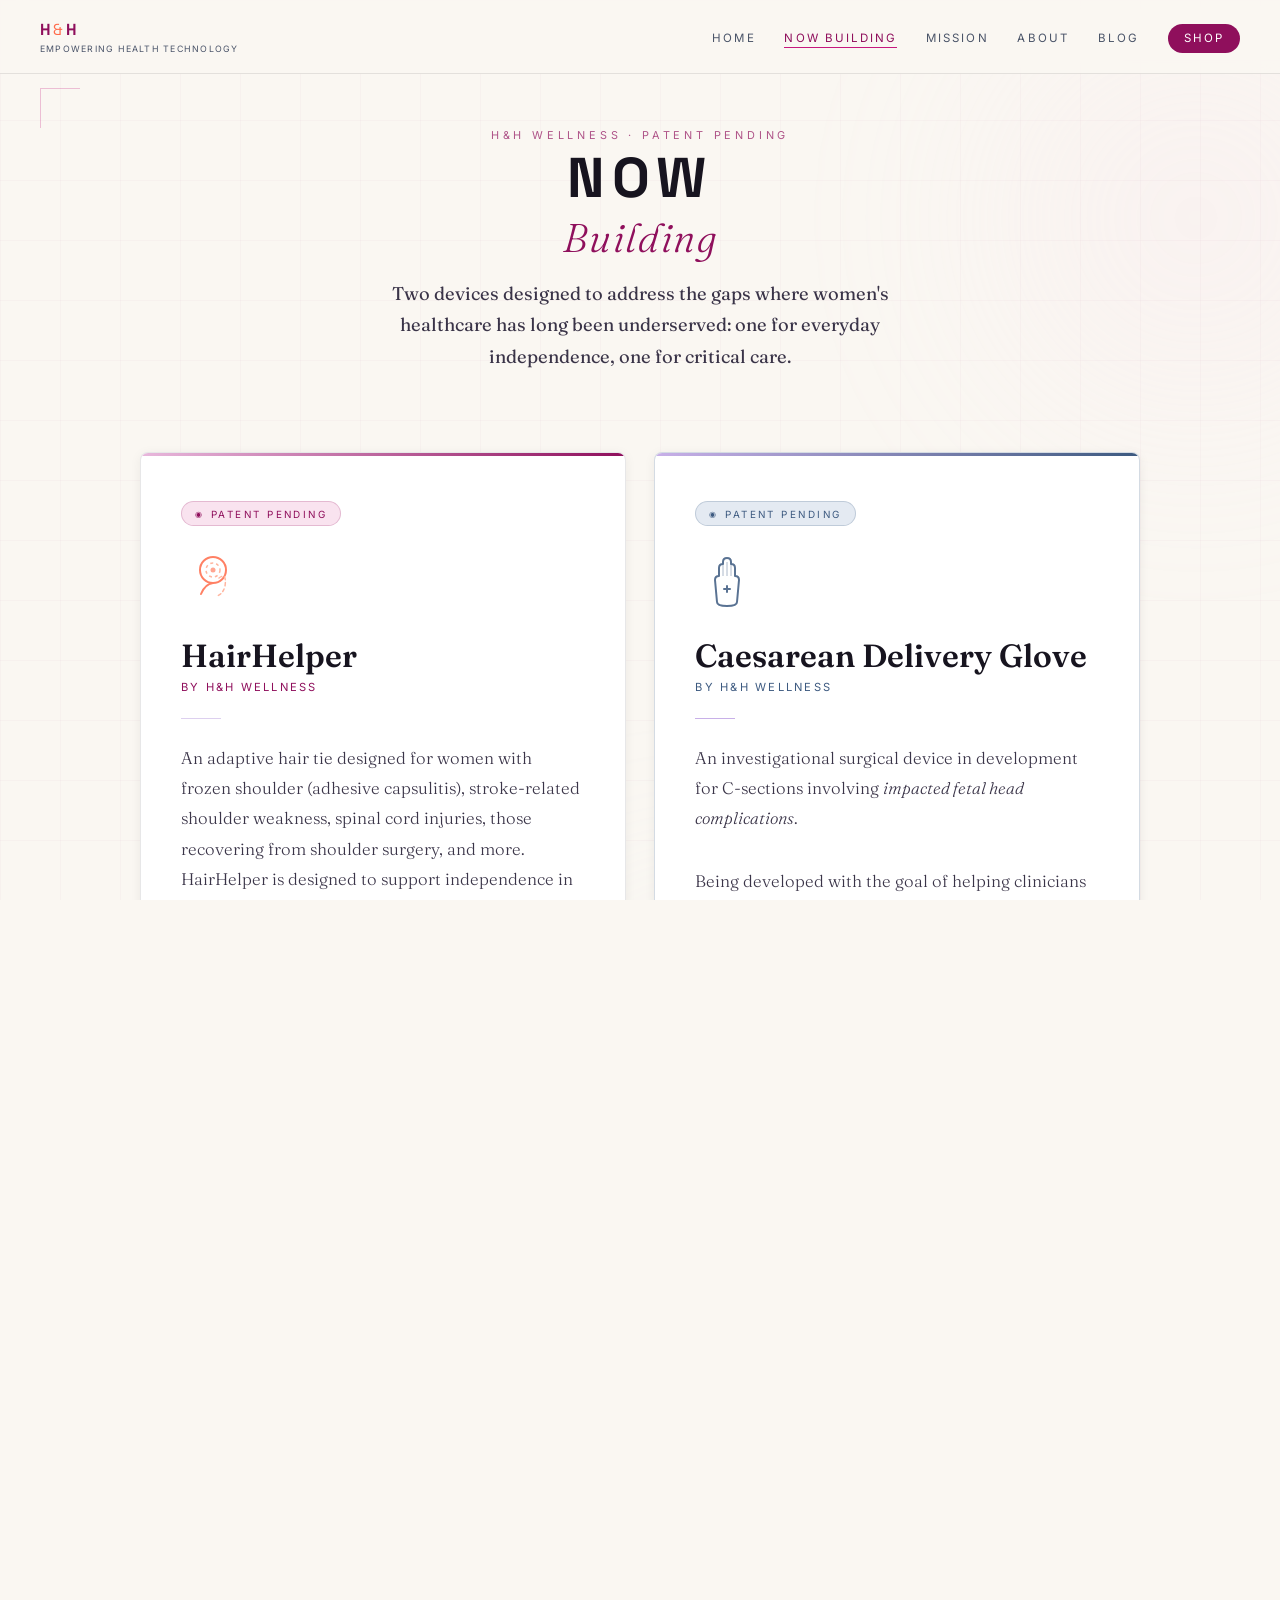
<file: building.html>
<!DOCTYPE html>
<html lang="en">
<head>
  <meta charset="UTF-8" />
  <meta name="viewport" content="width=device-width, initial-scale=1.0" />
  <title>HairHelper — Adaptive Hair Tie for Frozen Shoulder & Shoulder Mobility | H&H Wellness</title>
  <meta name="description" content="HairHelper is an adaptive hair tie for women with frozen shoulder, stroke recovery, and shoulder injuries. Now available." />
  <meta name="keywords" content="HairHelper, adaptive hair tie, hair tie for frozen shoulder, hair tie limited mobility, frozen shoulder daily living, adaptive hair accessories, women mobility aid, shoulder injury hair styling, stroke recovery hair, scrunchie headband hybrid, H&H Wellness" />
  <meta name="robots" content="index, follow" />
  <link rel="canonical" href="https://hhwellness.live/building.html" />
  <meta property="og:title" content="HairHelper — Adaptive Hair Tie for Women with Shoulder Mobility Limitations" />
  <meta property="og:description" content="An adaptive hair tie designed for women with frozen shoulder, stroke recovery, and shoulder injuries. Patent pending." />
  <meta property="og:type" content="product" />
  <link rel="preconnect" href="https://fonts.googleapis.com" />
  <link rel="preconnect" href="https://fonts.gstatic.com" crossorigin />
  <link href="https://fonts.googleapis.com/css2?family=Fraunces:ital,opsz,wght@0,9..144,300;0,9..144,400;0,9..144,500;0,9..144,600;1,9..144,400;1,9..144,500&family=Space+Grotesk:wght@400;500;700&family=Inter:wght@300;400;500;600&display=swap" rel="stylesheet" />
  <link rel="stylesheet" href="styles.css" />
</head>
<body>

  <!-- NAV -->
  <nav class="nav">
    <div class="nav-brand"><div class="nav-logo">H<span class="amp">&</span>H</div><div class="nav-tagline">Empowering Health Technology</div></div>
    <ul class="nav-links">
      <li><a href="index.html">Home</a></li>
      <li><a href="building.html" class="active">Now Building</a></li>
      <li><a href="mission.html">Mission</a></li>
      <li><a href="about.html">About</a></li>
      <li><a href="blog.html">Blog</a></li>
      <li><a href="hairhelper.html" class="nav-shop">Shop</a></li>
    </ul>
    <button class="nav-hamburger" aria-label="Toggle menu"><span></span><span></span><span></span></button>
  </nav>
  <div class="nav-drawer">
    <ul class="nav-drawer-links">
      <li><a href="index.html">Home</a></li>
      <li><a href="building.html" class="active">Now Building</a></li>
      <li><a href="mission.html">Mission</a></li>
      <li><a href="about.html">About</a></li>
      <li><a href="blog.html">Blog</a></li>
      <li><a href="hairhelper.html" class="nav-shop">Shop</a></li>
    </ul>
  </div>

  <section class="building-hero">
    <div class="bg-canvas">
      <div class="orb orb-1" style="top:-5%;left:70%;"></div>
      <div class="orb orb-2" style="bottom:5%;left:-8%;"></div>
      <div class="orb orb-3" style="top:50%;left:40%;"></div>
      <svg class="grid-svg" xmlns="http://www.w3.org/2000/svg" width="100%" height="100%">
        <defs><pattern id="grid3" width="60" height="60" patternUnits="userSpaceOnUse">
          <path d="M 60 0 L 0 0 0 60" fill="none" stroke="rgba(143,15,92,0.055)" stroke-width="1"/>
        </pattern></defs>
        <rect width="100%" height="100%" fill="url(#grid3)" />
      </svg>
    </div>

    <div class="building-header">
      <div class="eyebrow">H&H Wellness · Patent Pending</div>
      <h1 class="page-title">Now<br/><em>Building</em></h1>
      <p>Two devices designed to address the gaps where women's healthcare has long been underserved: one for everyday independence, one for critical care.</p>
    </div>

    <div class="products-grid">

      <!-- HairHelper product card — SEO enriched -->
      <article class="product-card card-rose" itemscope itemtype="https://schema.org/Product">
        <div class="patent-badge rose">Patent Pending</div>
        <div class="product-icon" aria-hidden="true">
          <svg viewBox="0 0 64 64" xmlns="http://www.w3.org/2000/svg" width="64" height="64">
            <circle cx="32" cy="20" r="13" fill="none" stroke="#ff6b4a" stroke-width="2"/>
            <circle cx="32" cy="20" r="7" fill="none" stroke="#ffa98f" stroke-width="1.5" stroke-dasharray="3,3"/>
            <path d="M 20 44 Q 24 34 32 33" fill="none" stroke="#ff6b4a" stroke-width="2" stroke-linecap="round"/>
            <path d="M 38 28 Q 46 22 44 36 Q 42 44 36 46" fill="none" stroke="#ffa98f" stroke-width="1.5" stroke-linecap="round" stroke-dasharray="3,3"/>
            <circle cx="32" cy="20" r="2.5" fill="#ff6b4a" opacity="0.7"/>
          </svg>
        </div>
        <h2 class="product-name" itemprop="name">HairHelper</h2>
        <div class="product-subtitle" itemprop="brand">by H&amp;H Wellness</div>
        <div class="product-divider"></div>
        <p class="product-desc" itemprop="description">
          An adaptive hair tie designed for women with frozen shoulder (adhesive capsulitis), stroke-related shoulder weakness, spinal cord injuries, those recovering from shoulder surgery, and more. HairHelper is designed to support independence in styling your own hair, with minimal assistance and minimal overhead arm movement.        
        </p>
        <p class="product-desc">
          HairHelper works as a hybrid scrunchie-headband: slip it over your head like a headband, glide it to the crown, press the clasp and pull the cords to tighten. Or, pull both ends of the cords to tighten. To release, press the clasp and gently pull to loosen. Designed to work with your body across many stages of mobility.
        </p>
        <div class="product-tags" aria-label="Product categories">
          <span class="tag tag-rose">Adaptive Accessory</span>
          <span class="tag tag-rose">Frozen Shoulder</span>
          <span class="tag tag-rose">Spinal Cord Injury</span>
          <span class="tag tag-rose">Adaptive Design</span>
          <span class="tag tag-rose">Everyday Independence</span>
          <span class="tag tag-rose">Stroke Recovery</span>
        </div>
        <div style="margin-top:1.4rem;padding-top:1.2rem;border-top:1px solid rgba(201,112,94,.2);">
          <div style="font-size:.7rem;letter-spacing:.15em;text-transform:uppercase;color:var(--rose-light);opacity:.7;margin-bottom:.4rem;">Available Now</div>
          <div style="font-family:'Fraunces',serif;font-size:1.15rem;color:var(--rose);">$15</div>
          <div style="font-size:0.8rem;opacity:0.75;margin-top:0.3rem;">All orders ship within 4 business days.</div>
          <div style="font-size:0.8rem;opacity:0.75;margin-top:0.3rem;">Net proceeds are reinvested in women's health R&amp;D.</div>
        </div>
        <a href="hairhelper.html" class="btn-primary" style="margin-top:1.2rem;display:inline-block;">Buy Now</a>
      </article>

      <!-- Caesarean Delivery Glove -->
      <article class="product-card card-sage" itemscope itemtype="https://schema.org/Product">
        <div class="patent-badge sage">Patent Pending</div>
        <div class="product-icon" aria-hidden="true">
          <svg viewBox="0 0 64 64" xmlns="http://www.w3.org/2000/svg" width="64" height="64">
            <path d="M 22 52 L 20 30 Q 20 26 24 26 L 24 18 Q 24 14 28 14 L 28 12 Q 28 8 32 8 Q 36 8 36 12 L 36 14 Q 40 14 40 18 L 40 26 Q 44 26 44 30 L 42 52 Q 42 56 32 56 Q 22 56 22 52 Z" fill="none" stroke="#3d5a80" stroke-width="2" stroke-linejoin="round"/>
            <line x1="28" y1="14" x2="28" y2="26" stroke="#3d5a80" stroke-width="1" opacity="0.5"/>
            <line x1="32" y1="12" x2="32" y2="26" stroke="#3d5a80" stroke-width="1" opacity="0.5"/>
            <line x1="36" y1="14" x2="36" y2="26" stroke="#3d5a80" stroke-width="1" opacity="0.5"/>
            <line x1="29" y1="39" x2="35" y2="39" stroke="#3d5a80" stroke-width="2" stroke-linecap="round"/>
            <line x1="32" y1="36" x2="32" y2="42" stroke="#3d5a80" stroke-width="2" stroke-linecap="round"/>
          </svg>
        </div>
        <h2 class="product-name" itemprop="name">Caesarean Delivery Glove</h2>
        <div class="product-subtitle" itemprop="brand">by H&amp;H Wellness</div>
        <div class="product-divider"></div>
        <p class="product-desc" itemprop="description">An investigational surgical device in development for C-sections involving <em>impacted fetal head complications</em>.</p>
        <p class="product-desc">Being developed with the goal of helping clinicians during one of obstetrics' most challenging, time-critical intraoperative scenarios. The Caesarean Delivery Glove has not been cleared or approved by the FDA, its safety and effectiveness have not been established, and it is not available for sale. We are currently exploring the regulatory pathway to bring this device to market.</p>
        <div class="product-tags">
          <span class="tag tag-sage">Surgical Device</span>
          <span class="tag tag-sage">Obstetrics</span>
          <span class="tag tag-sage">C-Section</span>
          <span class="tag tag-sage">Impacted Fetal Head</span>
          <span class="tag tag-sage">Clinical Outcomes</span>
        </div>
      </article>

    </div>
    <div class="corner corner-tl"></div>
    <div class="corner corner-br"></div>
  </section>

  <!-- HOW IT WORKS -->
  <section class="how-it-works" aria-labelledby="how-heading">
    <p class="section-eyebrow">Step by Step</p>
    <h2 class="section-title" id="how-heading">How <em>HairHelper</em> Works</h2>

    <div class="steps-grid">
      <div class="step-card">
        <div class="step-number">Step 01</div>
        <svg class="step-svg" viewBox="0 0 100 100" xmlns="http://www.w3.org/2000/svg" width="88" height="88">
          <defs><linearGradient id="g1" x1="0%" y1="0%" x2="100%" y2="100%"><stop offset="0%" stop-color="#ff6b4a"/><stop offset="100%" stop-color="#8f0f5c"/></linearGradient></defs>
          <ellipse cx="50" cy="54" rx="22" ry="26" fill="none" stroke="rgba(214,136,192,0.4)" stroke-width="1.5"/>
          <rect x="44" y="76" width="12" height="10" rx="2" fill="none" stroke="rgba(214,136,192,0.25)" stroke-width="1.2"/>
          <ellipse cx="50" cy="30" rx="36" ry="13" fill="none" stroke="url(#g1)" stroke-width="2.5"/>
          <path d="M50 16 L50 24" stroke="rgba(214,136,192,0.6)" stroke-width="1.5" stroke-dasharray="2,2" stroke-linecap="round"/>
          <path d="M46 22 L50 26 L54 22" fill="none" stroke="rgba(214,136,192,0.8)" stroke-width="1.5" stroke-linecap="round" stroke-linejoin="round"/>
          <text x="50" y="96" text-anchor="middle" font-family="Inter,sans-serif" font-size="7" fill="rgba(255,255,255,0.3)" letter-spacing="0.08em">SLIP OVER HEAD</text>
        </svg>
        <p class="step-title">Slip On</p>
        <p class="step-desc">Place HairHelper over your head like a headband — designed to keep overhead reaching to a minimum.</p>
      </div>

      <div class="step-card">
        <div class="step-number">Step 02</div>
        <svg class="step-svg" viewBox="0 0 100 100" xmlns="http://www.w3.org/2000/svg" width="88" height="88">
          <defs><linearGradient id="g2" x1="0%" y1="0%" x2="100%" y2="100%"><stop offset="0%" stop-color="#ff6b4a"/><stop offset="100%" stop-color="#8f0f5c"/></linearGradient></defs>
          <ellipse cx="50" cy="56" rx="22" ry="26" fill="none" stroke="rgba(214,136,192,0.4)" stroke-width="1.5"/>
          <rect x="44" y="78" width="12" height="10" rx="2" fill="none" stroke="rgba(214,136,192,0.25)" stroke-width="1.2"/>
          <ellipse cx="50" cy="34" rx="27" ry="9" fill="none" stroke="url(#g2)" stroke-width="2.5"/>
          <path d="M28 46 Q18 36 25 28" fill="none" stroke="rgba(214,136,192,0.5)" stroke-width="1.2" stroke-dasharray="2,2" stroke-linecap="round"/>
          <path d="M72 46 Q82 36 75 28" fill="none" stroke="rgba(214,136,192,0.5)" stroke-width="1.2" stroke-dasharray="2,2" stroke-linecap="round"/>
          <text x="50" y="96" text-anchor="middle" font-family="Inter,sans-serif" font-size="7" fill="rgba(255,255,255,0.3)" letter-spacing="0.08em">SLIDE TO CROWN</text>
        </svg>
        <p class="step-title">Slide to Crown</p>
        <p class="step-desc">Glide it up to the crown of your head, gathering hair as it moves.</p>
      </div>

      <div class="step-card">
        <div class="step-number">Step 03</div>
        <svg class="step-svg" viewBox="0 0 100 100" xmlns="http://www.w3.org/2000/svg" width="88" height="88">
          <defs><linearGradient id="g3" x1="0%" y1="0%" x2="100%" y2="100%"><stop offset="0%" stop-color="#ff6b4a"/><stop offset="100%" stop-color="#8f0f5c"/></linearGradient></defs>
          <ellipse cx="50" cy="57" rx="22" ry="26" fill="none" stroke="rgba(214,136,192,0.4)" stroke-width="1.5"/>
          <rect x="44" y="79" width="12" height="10" rx="2" fill="none" stroke="rgba(214,136,192,0.25)" stroke-width="1.2"/>
          <rect x="41" y="26" width="18" height="11" rx="3" fill="rgba(143,15,92,0.5)" stroke="url(#g3)" stroke-width="1.5"/>
          <line x1="41" y1="31" x2="20" y2="31" stroke="#ff6b4a" stroke-width="2" stroke-linecap="round"/>
          <line x1="59" y1="31" x2="80" y2="31" stroke="#ff6b4a" stroke-width="2" stroke-linecap="round"/>
          <path d="M24 27 L19 31 L24 35" fill="none" stroke="#ff6b4a" stroke-width="1.5" stroke-linecap="round" stroke-linejoin="round"/>
          <path d="M76 27 L81 31 L76 35" fill="none" stroke="#ff6b4a" stroke-width="1.5" stroke-linecap="round" stroke-linejoin="round"/>
          <path d="M50 25 L50 20" stroke="rgba(214,136,192,0.7)" stroke-width="1.3" stroke-linecap="round"/>
          <path d="M47 23 L50 19 L53 23" fill="none" stroke="rgba(214,136,192,0.9)" stroke-width="1.2" stroke-linecap="round" stroke-linejoin="round" transform="rotate(180,50,21)"/>
          <text x="50" y="96" text-anchor="middle" font-family="Inter,sans-serif" font-size="7" fill="rgba(255,255,255,0.3)" letter-spacing="0.08em">PRESS + PULL</text>
        </svg>
        <p class="step-title">Press &amp; Pull</p>
        <p class="step-desc">Press the clasp down and pull both cords simultaneously to tighten and secure.</p>
      </div>

      <div class="step-card">
        <div class="step-number">Done ✓</div>
        <svg class="step-svg" viewBox="0 0 100 100" xmlns="http://www.w3.org/2000/svg" width="88" height="88">
          <defs><linearGradient id="g4" x1="0%" y1="0%" x2="100%" y2="100%"><stop offset="0%" stop-color="#ff6b4a"/><stop offset="100%" stop-color="#8f0f5c"/></linearGradient></defs>
          <ellipse cx="50" cy="54" rx="22" ry="26" fill="none" stroke="rgba(214,136,192,0.4)" stroke-width="1.5"/>
          <rect x="44" y="76" width="12" height="10" rx="2" fill="none" stroke="rgba(214,136,192,0.25)" stroke-width="1.2"/>
          <ellipse cx="50" cy="30" rx="12" ry="7" fill="rgba(143,15,92,0.4)" stroke="url(#g4)" stroke-width="1.8"/>
          <path d="M44 37 Q38 50 36 64" fill="none" stroke="rgba(214,136,192,0.5)" stroke-width="2.5" stroke-linecap="round"/>
          <path d="M50 37 Q50 52 50 68" fill="none" stroke="rgba(214,136,192,0.4)" stroke-width="2" stroke-linecap="round"/>
          <path d="M56 37 Q62 50 64 64" fill="none" stroke="rgba(214,136,192,0.35)" stroke-width="2" stroke-linecap="round"/>
          <circle cx="79" cy="22" r="11" fill="rgba(143,15,92,0.6)" stroke="url(#g4)" stroke-width="1.2"/>
          <path d="M73 22 L78 27 L85 15" fill="none" stroke="#ff6b4a" stroke-width="2" stroke-linecap="round" stroke-linejoin="round"/>
          <text x="50" y="96" text-anchor="middle" font-family="Inter,sans-serif" font-size="7" fill="rgba(255,255,255,0.3)" letter-spacing="0.08em">INDEPENDENTLY STYLED</text>
        </svg>
        <p class="step-title">Styled ✓</p>
        <p class="step-desc">Hair secured. To release: press the clasp and pull gently to loosen. All done independently.</p>
      </div>
    </div>

    <div class="release-note">
      <span class="release-icon">🔓</span>
      <p><strong>To release:</strong> Press down on the clasp mechanism and pull gently — the cords loosen and HairHelper slides off. The full process is designed to minimize overhead arm movement and hand dexterity.</p>
    </div>
  </section>

  <!-- WHO IT'S FOR -->
  <section class="who-section" aria-labelledby="who-heading">
    <p class="section-eyebrow">Designed For</p>
    <h2 class="section-title who-title" id="who-heading">Who We Designed <em>HairHelper</em> For</h2>
    <div class="who-grid">
      <div class="who-card">
        <div class="who-card-icon">🧊</div>
        <h4>Frozen Shoulder</h4>
        <p>Adhesive capsulitis severely limits overhead range of motion. HairHelper is designed to reduce the need to raise your arms above shoulder height.</p>
      </div>
      <div class="who-card">
        <div class="who-card-icon">🧠</div>
        <h4>Stroke Recovery</h4>
        <p>For women with post-stroke hemiplegia or reduced upper limb function, HairHelper is designed to be as one-hand-friendly as possible.</p>
      </div>
      <div class="who-card">
        <div class="who-card-icon">🩹</div>
        <h4>Shoulder Surgery Recovery</h4>
        <p>Rotator cuff repair, shoulder replacement, and other procedures leave months of restricted motion. Always follow your care team's movement restrictions before using HairHelper.</p>
      </div>
      <div class="who-card">
        <div class="who-card-icon">♿</div>
        <h4>Spinal Cord Injury</h4>
        <p>For women with cervical or thoracic SCI affecting upper extremity function, HairHelper is designed to require minimal arm elevation and dexterity; suitability varies by individual.</p>
      </div>
      <div class="who-card">
        <div class="who-card-icon">💪</div>
        <h4>Shoulder Impingement</h4>
        <p>Chronic pain shouldn't mean dependence on others for something as personal as styling your own hair.</p>
      </div>
      <div class="who-card">
        <div class="who-card-icon">✨</div>
        <h4>Anyone Wanting Ease</h4>
        <p>HairHelper's one-step mechanism is designed to be faster and gentler than traditional ties, with less creasing and tugging.</p>
      </div>
    </div>
  </section>

  <!-- FAQ -->
  <section class="faq-section" aria-labelledby="faq-heading">
    <p class="section-eyebrow">Questions</p>
    <h2 class="section-title faq-title" id="faq-heading">Frequently <em>Asked</em></h2>
    <div class="faq-list" itemscope itemtype="https://schema.org/FAQPage">

      <div class="faq-item" itemscope itemtype="https://schema.org/Question">
        <div class="faq-q" itemprop="name" role="button" tabindex="0">What makes HairHelper different from a regular hair tie?</div>
        <div class="faq-a" itemscope itemtype="https://schema.org/Answer"><div class="faq-a-inner" itemprop="text">Unlike traditional hair ties or scrunchies, HairHelper is designed to minimize overhead arm movement and avoid repeated looping. It slides on like a headband and tightens with a single press-and-pull motion at the crown — designed with women who have difficulty raising their arms above their head in mind.</div></div>
      </div>

      <div class="faq-item" itemscope itemtype="https://schema.org/Question">
        <div class="faq-q" itemprop="name" role="button" tabindex="0">Can HairHelper be used with one hand?</div>
        <div class="faq-a" itemscope itemtype="https://schema.org/Answer"><div class="faq-a-inner" itemprop="text">HairHelper is designed to be as one-hand-friendly as possible. The slip-on headband application requires minimal bilateral coordination, and the clasp-and-cord tightening mechanism is designed to be operable with limited dexterity. We continue refining the design with occupational therapist input.</div></div>
      </div>

      <!--<div class="faq-item" itemscope itemtype="https://schema.org/Question">
        <div class="faq-q" itemprop="name" role="button" tabindex="0">When does HairHelper launch?</div>
        <div class="faq-a" itemscope itemtype="https://schema.org/Answer"><div class="faq-a-inner" itemprop="text">HairHelper is launching in June 2026. A waitlist is opening very soon — follow us or check back to be the first to know.</div></div>
      </div>-->

      <div class="faq-item" itemscope itemtype="https://schema.org/Question">
        <div class="faq-q" itemprop="name" role="button" tabindex="0">Is HairHelper covered by HSA or FSA?</div>
        <div class="faq-a" itemscope itemtype="https://schema.org/Answer"><div class="faq-a-inner" itemprop="text">We do not represent HairHelper as HSA/FSA-eligible. Eligibility is decided by your plan administrator, so please check with them before using HSA/FSA funds.</div></div>
      </div>

      <div class="faq-item" itemscope itemtype="https://schema.org/Question">
        <div class="faq-q" itemprop="name" role="button" tabindex="0">What hair types does HairHelper work with?</div>
        <div class="faq-a" itemscope itemtype="https://schema.org/Answer"><div class="faq-a-inner" itemprop="text">HairHelper is designed for medium to long hair and is intended to work across a wide range of hair types and textures. Results may vary. We're finalizing additional sizing options — our goal is to serve as many women as possible.</div></div>
      </div>

    </div>
  </section>

  <footer class="site-footer">
    <div class="footer-links">
      <a href="privacy.html">Privacy Policy</a>
      <span class="footer-dot">·</span>
      <a href="terms.html">Terms of Service</a>
      <span class="footer-dot">·</span>
      <a href="mailto:hannah.hhwellness@gmail.com">Contact</a>
    </div>
    <p class="footer-disclaimer" style="max-width:760px;margin:0 auto 0.9rem;font-size:0.72rem;line-height:1.55;opacity:0.8;">HairHelper is a consumer hair accessory. It is not a medical device, is not cleared or approved by the FDA, and is not intended to diagnose, treat, cure, mitigate, or prevent any disease or condition. Content on this site is for general information only and is not medical advice; talk with your healthcare provider about your situation. Individual results vary. The Caesarean Delivery Glove is an investigational device in development and is not available for sale.</p>
    &copy; 2026 H&amp;H Wellness, Inc. All rights reserved.
  </footer>

  <script src="script.js"></script>
  <script>
    document.querySelectorAll('.faq-q').forEach(q => {
      q.addEventListener('click', () => {
        const item = q.closest('.faq-item');
        const isOpen = item.classList.contains('open');
        document.querySelectorAll('.faq-item').forEach(i => i.classList.remove('open'));
        if (!isOpen) item.classList.add('open');
      });
      q.addEventListener('keydown', e => {
        if (e.key === 'Enter' || e.key === ' ') { e.preventDefault(); q.click(); }
      });
    });
  </script>
  <script type="application/ld+json">
  {
    "@context": "https://schema.org",
    "@type": "Product",
    "name": "HairHelper",
    "description": "An adaptive hair tie for women with frozen shoulder, stroke recovery, and shoulder injuries. A hybrid scrunchie-headband. Patent pending.",
    "brand": { "@type": "Brand", "name": "H&H Wellness" },
    "category": "Adaptive Hair Accessory",
    "offers": { "@type": "Offer", "price": "15", "priceCurrency": "USD", "availability": "https://schema.org/InStock" }
  }
  </script>
</body>
</html>
</file>
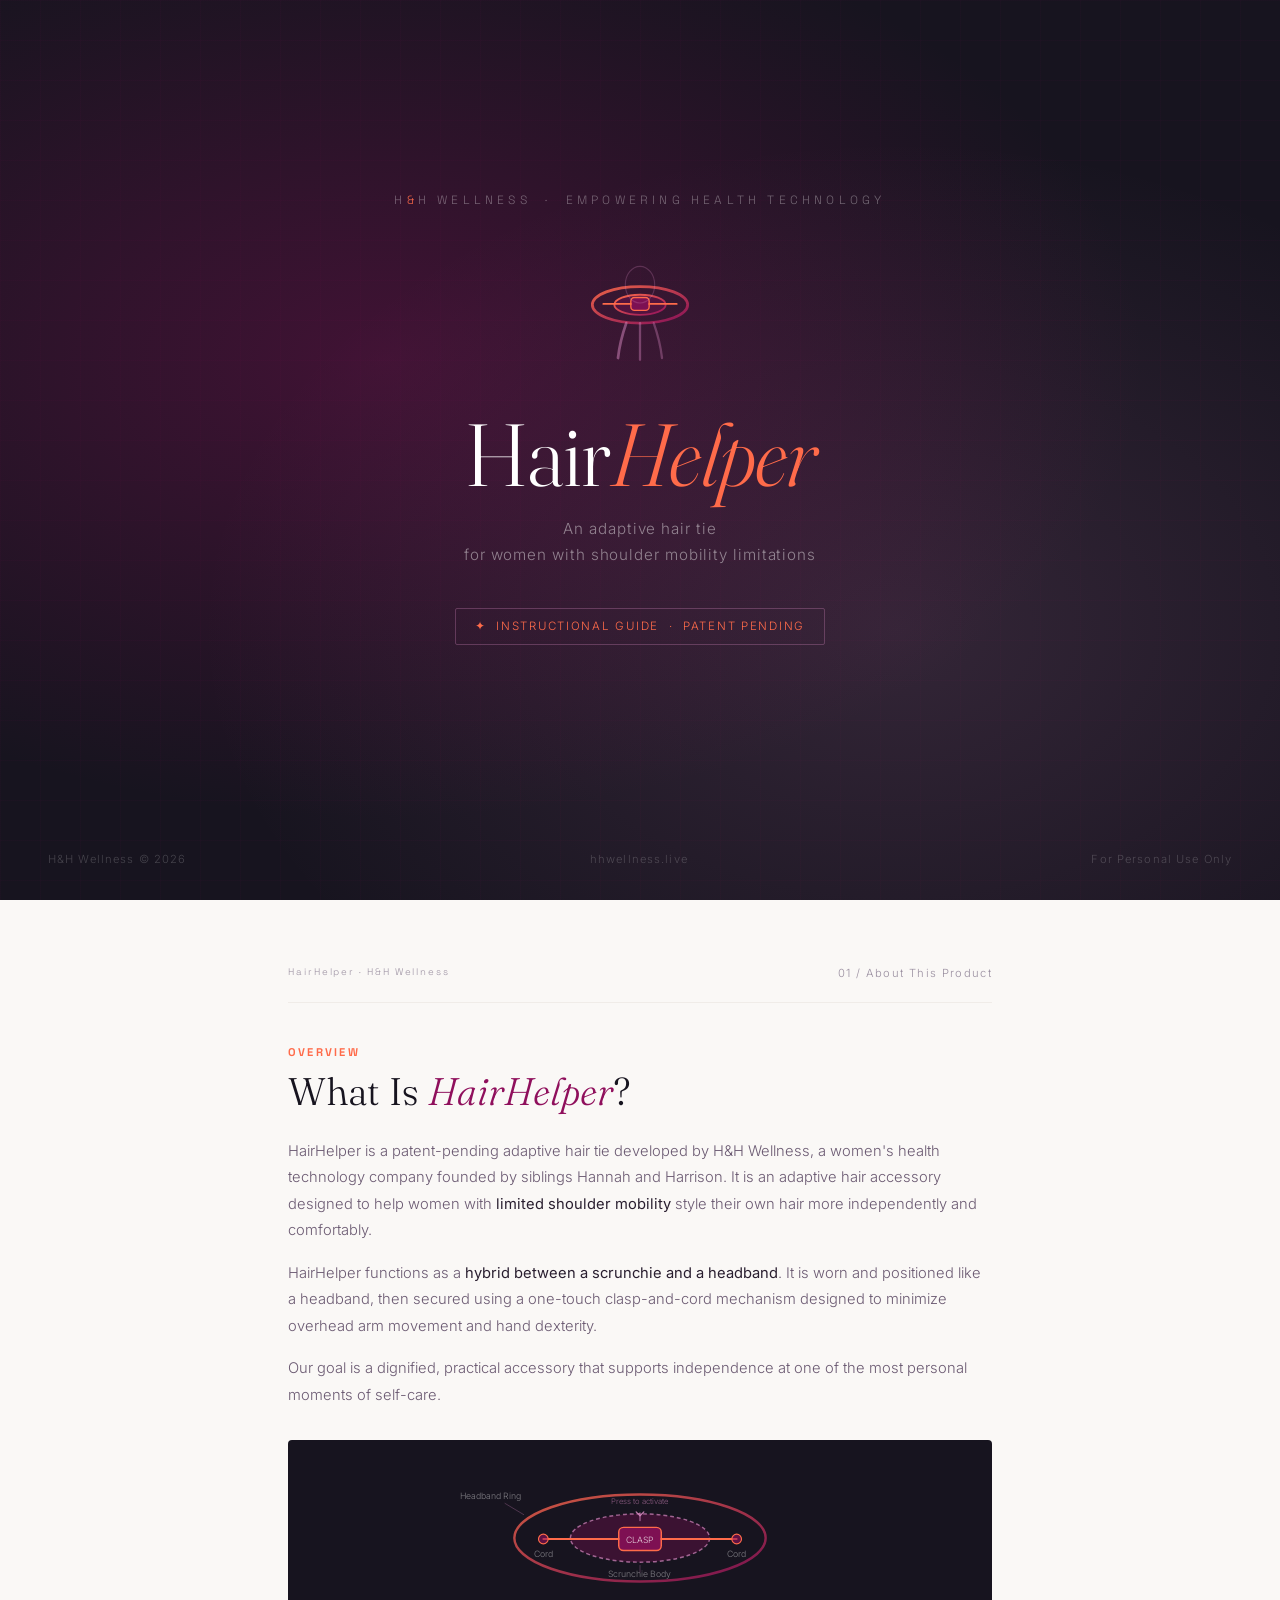
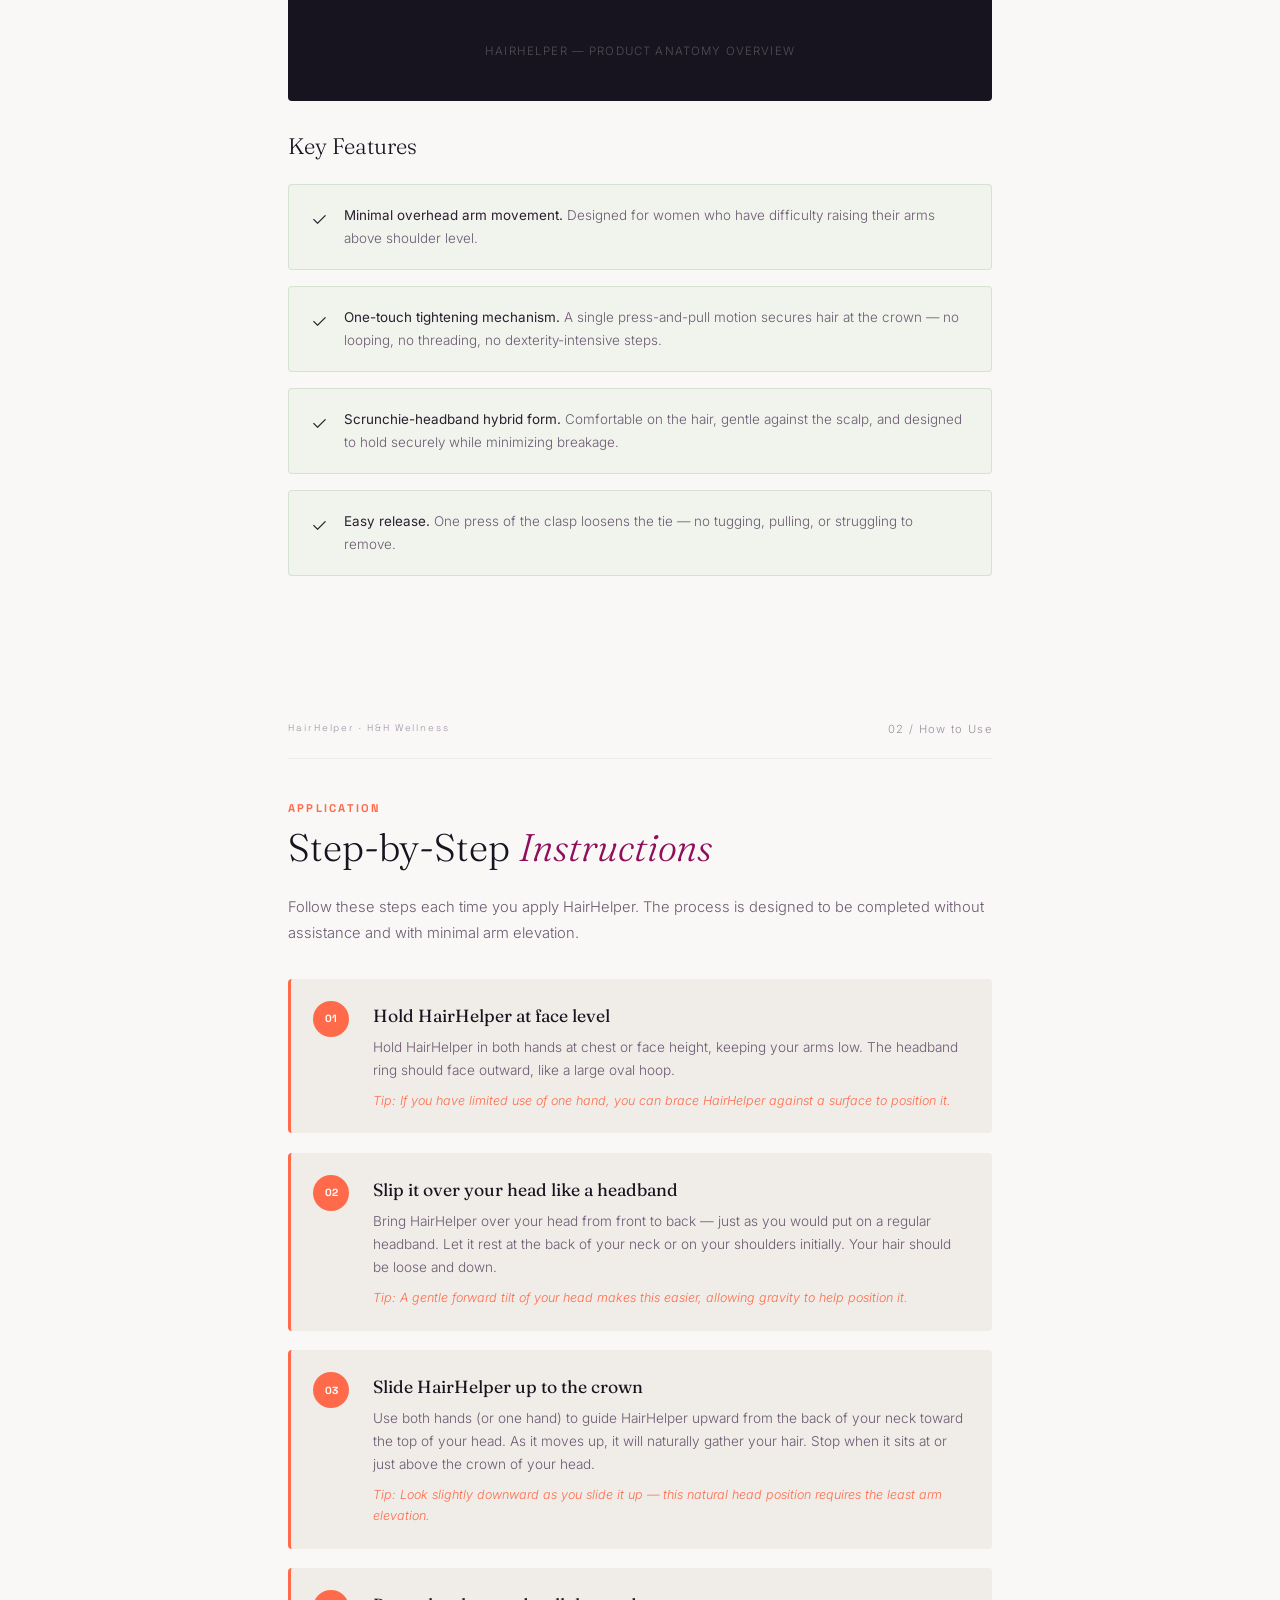
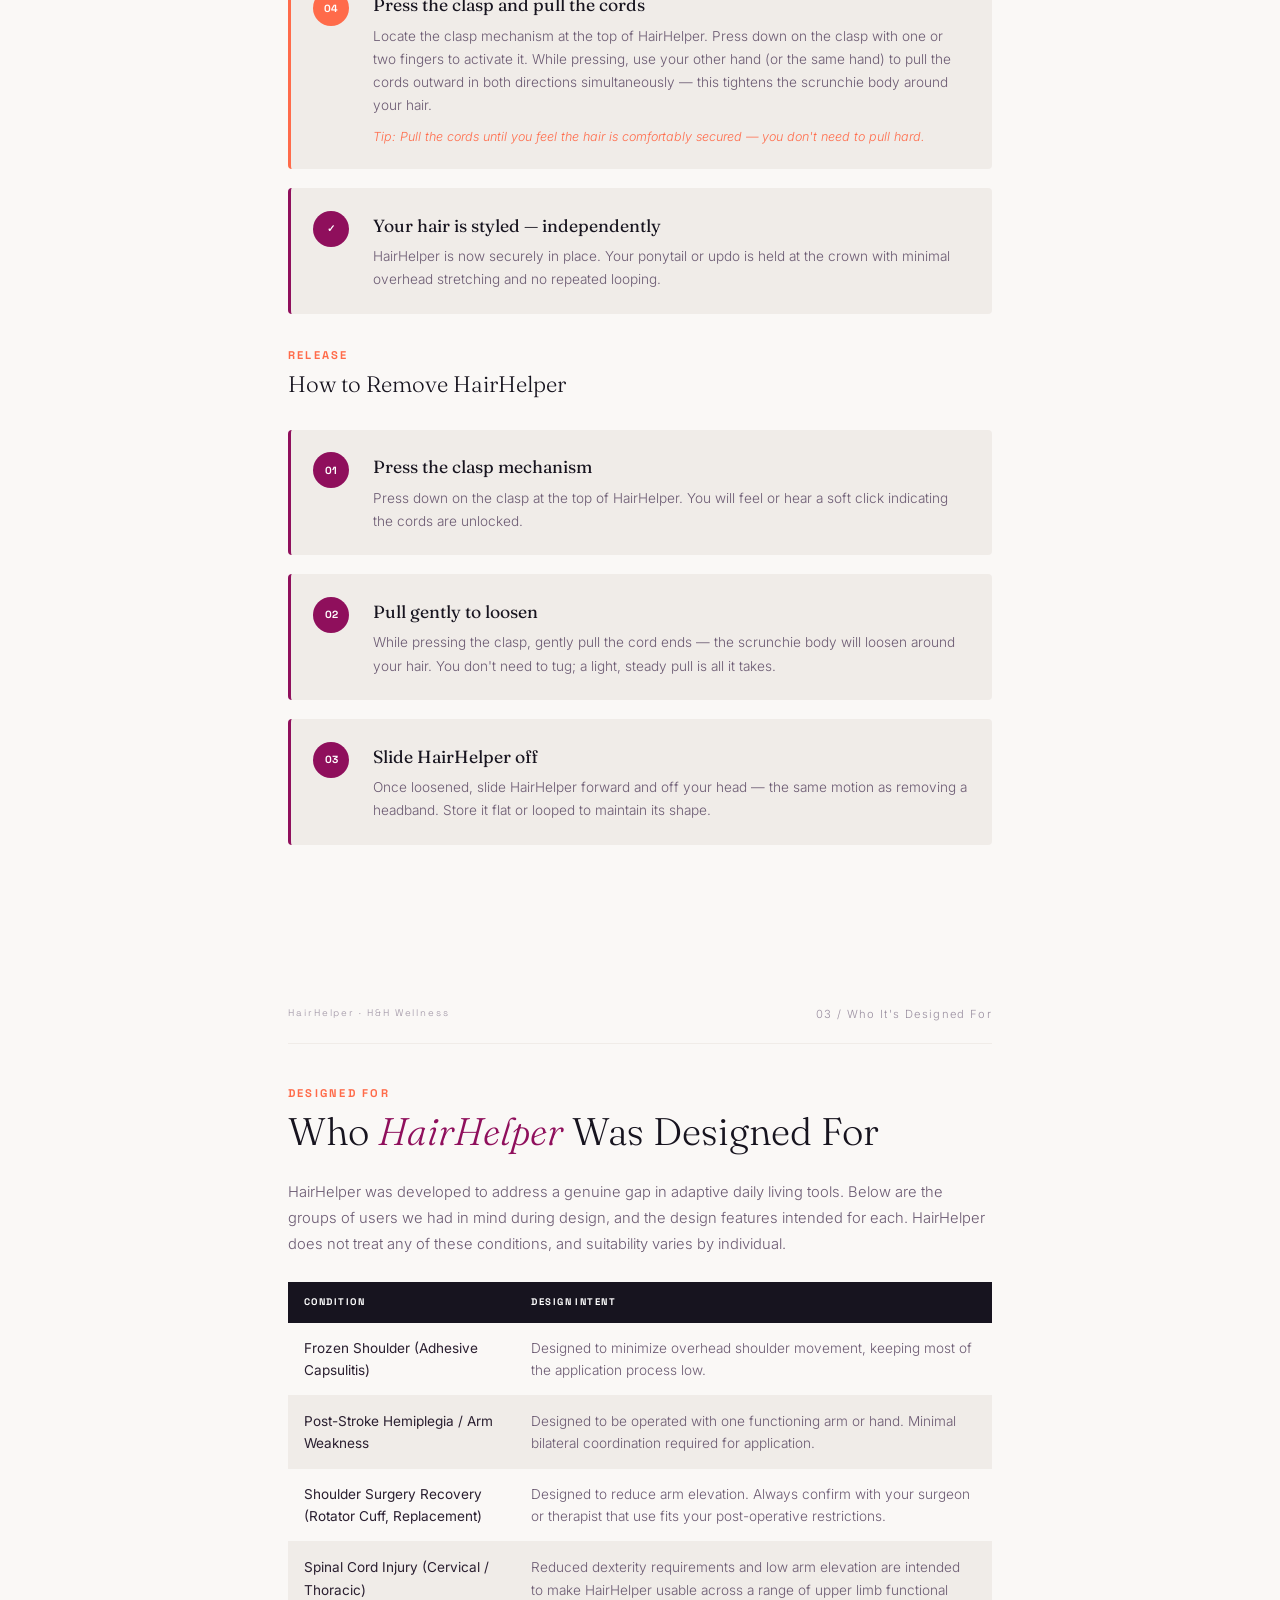
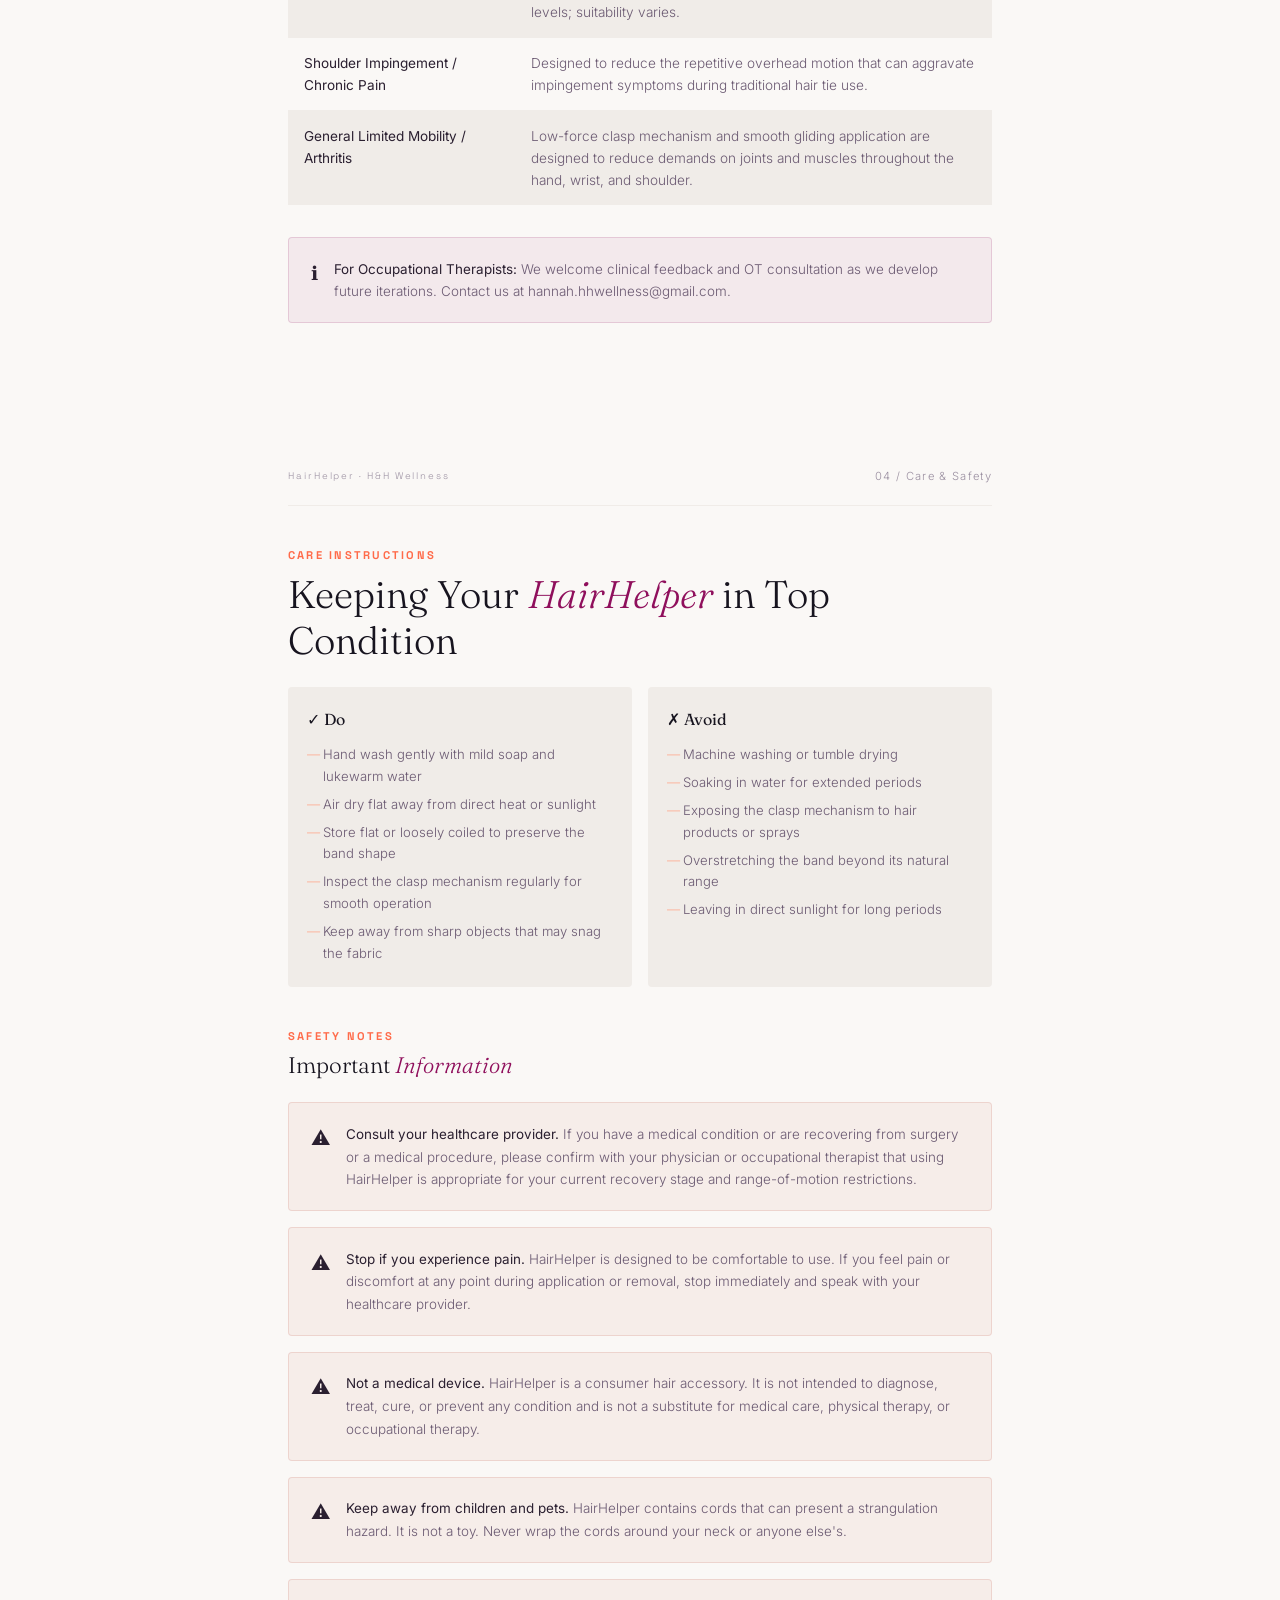
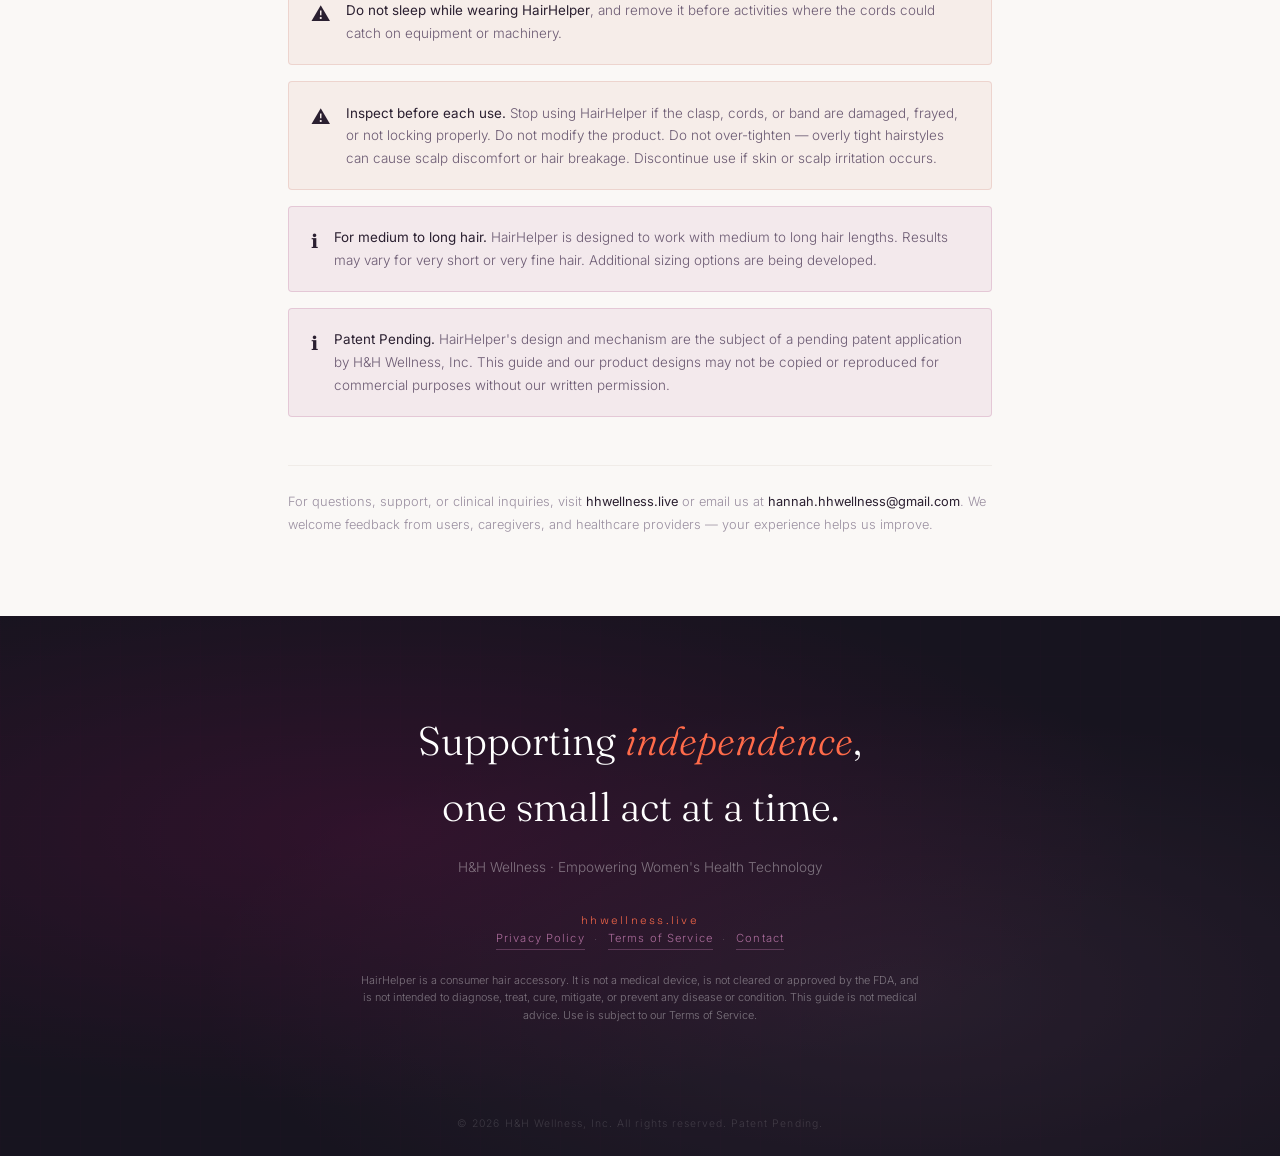
<file: hairhelper-guide.html>
<!DOCTYPE html>
<html lang="en">
<head>
  <meta charset="UTF-8"/>
  <meta name="viewport" content="width=device-width, initial-scale=1.0"/>
  <title>HairHelper — Instructional Guide | H&H Wellness</title>
  <link href="https://fonts.googleapis.com/css2?family=Fraunces:ital,opsz,wght@0,9..144,300;0,9..144,400;0,9..144,500;0,9..144,600;1,9..144,400;1,9..144,500&family=Space+Grotesk:wght@400;500;700&family=Inter:wght@300;400;500;600&display=swap" rel="stylesheet"/>
  <style>
    *, *::before, *::after { box-sizing: border-box; margin: 0; padding: 0; }

    :root {
      --rose: #ff6b4a;
      --rose-light: #ffa98f;
      --plum: #8f0f5c;
      --pink: #ff6b4a;
      --pink-mid: #3d5a80;
      --ink: #17141f;
      --paper: #faf8f6;
      --paper-mid: #f0ece8;
      --text: #2a1f30;
      --text-mid: #6b5a72;
      --text-light: #9a8fa0;
    }

    body {
      font-family: 'Inter', sans-serif;
      font-weight: 300;
      background: var(--paper);
      color: var(--text);
      line-height: 1.65;
    }

    /* COVER PAGE */
    .cover {
      min-height: 100vh;
      background: var(--ink);
      display: flex;
      flex-direction: column;
      justify-content: center;
      align-items: center;
      text-align: center;
      padding: 4rem 2rem;
      position: relative;
      overflow: hidden;
      page-break-after: always;
    }

    .cover-bg {
      position: absolute; inset: 0;
      background: radial-gradient(ellipse at 30% 40%, rgba(143,15,92,.35) 0%, transparent 60%),
                  radial-gradient(ellipse at 70% 70%, rgba(214,136,192,.15) 0%, transparent 55%);
    }

    .cover-grid {
      position: absolute; inset: 0;
      background-image: linear-gradient(rgba(143,15,92,.04) 1px, transparent 1px),
                        linear-gradient(90deg, rgba(143,15,92,.04) 1px, transparent 1px);
      background-size: 40px 40px;
    }

    .cover-content { position: relative; z-index: 2; max-width: 560px; }

    .cover-logo {
      font-family: 'Space Grotesk', sans-serif;
      font-size: .75rem;
      letter-spacing: .35em;
      text-transform: uppercase;
      color: rgba(255,255,255,.35);
      margin-bottom: 3rem;
    }
    .cover-logo span { color: var(--pink); }

    .cover-product-icon { margin-bottom: 2rem; }

    .cover-title {
      font-family: 'Fraunces', serif;
      font-size: clamp(3rem, 8vw, 5.5rem);
      font-weight: 300;
      color: #fff;
      line-height: 1.05;
      margin-bottom: 1rem;
      letter-spacing: -.01em;
    }
    .cover-title em { font-style: italic; color: var(--pink); }

    .cover-subtitle {
      font-size: .95rem;
      color: rgba(255,255,255,.45);
      letter-spacing: .06em;
      margin-bottom: 2.5rem;
      line-height: 1.7;
    }

    .cover-badge {
      display: inline-flex;
      align-items: center;
      gap: .6rem;
      border: 1px solid rgba(214,136,192,.3);
      border-radius: 2px;
      padding: .5rem 1.2rem;
      font-size: .72rem;
      letter-spacing: .15em;
      text-transform: uppercase;
      color: var(--pink);
      margin-bottom: 4rem;
    }

    .cover-footer {
      position: absolute;
      bottom: 2rem;
      left: 0; right: 0;
      display: flex;
      justify-content: space-between;
      padding: 0 3rem;
      font-size: .7rem;
      letter-spacing: .1em;
      color: rgba(255,255,255,.2);
      z-index: 2;
    }

    /* CONTENT PAGES */
    .page {
      max-width: 800px;
      margin: 0 auto;
      padding: 4rem 3rem;
      page-break-after: always;
    }
    .page:last-child { page-break-after: auto; }

    .page-header {
      display: flex;
      align-items: center;
      justify-content: space-between;
      border-bottom: 1px solid var(--paper-mid);
      padding-bottom: 1.2rem;
      margin-bottom: 2.5rem;
    }
    .page-brand {
      font-family: 'Space Grotesk', sans-serif;
      font-size: .6rem;
      letter-spacing: .2em;
      color: var(--text-light);
    }
    .page-num {
      font-size: .7rem;
      letter-spacing: .12em;
      color: var(--text-light);
    }

    h2.section-head {
      font-family: 'Space Grotesk', sans-serif;
      font-size: .7rem;
      letter-spacing: .2em;
      text-transform: uppercase;
      color: var(--rose);
      margin-bottom: .4rem;
    }
    h3.section-title {
      font-family: 'Fraunces', serif;
      font-size: clamp(1.8rem, 3vw, 2.4rem);
      font-weight: 300;
      color: var(--ink);
      margin-bottom: 1.5rem;
      line-height: 1.2;
    }
    h3.section-title em { font-style: italic; color: var(--plum); }

    p.body { font-size: .92rem; color: var(--text-mid); line-height: 1.8; margin-bottom: 1rem; }
    p.body strong { color: var(--text); font-weight: 400; }

    /* STEP CARDS */
    .steps-list { display: flex; flex-direction: column; gap: 1.2rem; margin: 2rem 0; }
    .step-row {
      display: grid;
      grid-template-columns: auto 1fr;
      gap: 1.5rem;
      align-items: start;
      background: var(--paper-mid);
      border-radius: 4px;
      padding: 1.4rem;
      border-left: 3px solid var(--rose);
    }
    .step-row.release { border-left-color: var(--plum); }
    .step-num-badge {
      width: 36px; height: 36px;
      background: var(--rose);
      color: #fff;
      border-radius: 50%;
      display: flex; align-items: center; justify-content: center;
      font-family: 'Space Grotesk', sans-serif;
      font-size: .65rem;
      font-weight: 700;
      flex-shrink: 0;
    }
    .step-row.release .step-num-badge { background: var(--plum); }
    .step-body h4 {
      font-family: 'Fraunces', serif;
      font-size: 1.1rem;
      font-weight: 400;
      color: var(--ink);
      margin-bottom: .35rem;
    }
    .step-body p { font-size: .85rem; color: var(--text-mid); line-height: 1.7; margin: 0; }
    .step-body .tip {
      margin-top: .5rem;
      font-size: .78rem;
      color: var(--rose);
      font-style: italic;
    }

    /* DIAGRAM */
    .diagram-block {
      background: var(--ink);
      border-radius: 4px;
      padding: 2.5rem 2rem;
      margin: 2rem 0;
      text-align: center;
    }
    .diagram-block figcaption {
      font-size: .72rem;
      letter-spacing: .1em;
      text-transform: uppercase;
      color: rgba(255,255,255,.25);
      margin-top: 1.2rem;
    }

    /* WHO TABLE */
    .who-table { width: 100%; border-collapse: collapse; margin: 1.5rem 0; }
    .who-table th {
      background: var(--ink);
      color: #fff;
      font-family: 'Space Grotesk', sans-serif;
      font-size: .6rem;
      letter-spacing: .15em;
      text-transform: uppercase;
      padding: .8rem 1rem;
      text-align: left;
    }
    .who-table td {
      padding: .85rem 1rem;
      font-size: .85rem;
      color: var(--text-mid);
      border-bottom: 1px solid var(--paper-mid);
      vertical-align: top;
    }
    .who-table tr:last-child td { border-bottom: none; }
    .who-table tr:nth-child(even) td { background: var(--paper-mid); }
    .condition-name { font-weight: 400; color: var(--text); }

    /* SAFETY NOTES */
    .note-box {
      border-radius: 4px;
      padding: 1.2rem 1.4rem;
      margin-bottom: 1rem;
      display: flex;
      gap: 1rem;
      align-items: flex-start;
    }
    .note-box.caution { background: rgba(201,112,94,.08); border: 1px solid rgba(201,112,94,.2); }
    .note-box.info    { background: rgba(143,15,92,.06); border: 1px solid rgba(143,15,92,.15); }
    .note-box.good    { background: rgba(100,160,100,.06); border: 1px solid rgba(100,160,100,.2); }
    .note-icon { font-size: 1.2rem; flex-shrink: 0; }
    .note-body p { font-size: .84rem; color: var(--text-mid); line-height: 1.7; margin: 0; }
    .note-body strong { color: var(--text); font-weight: 400; }

    /* CARE GUIDE */
    .care-grid { display: grid; grid-template-columns: 1fr 1fr; gap: 1rem; margin: 1.5rem 0; }
    .care-card {
      background: var(--paper-mid);
      border-radius: 4px;
      padding: 1.2rem;
    }
    .care-card h4 {
      font-family: 'Fraunces', serif;
      font-size: 1rem;
      font-weight: 400;
      color: var(--ink);
      margin-bottom: .5rem;
    }
    .care-card ul { list-style: none; padding: 0; }
    .care-card ul li {
      font-size: .82rem;
      color: var(--text-mid);
      padding: .2rem 0;
      padding-left: 1rem;
      position: relative;
    }
    .care-card ul li::before { content: '—'; position: absolute; left: 0; color: var(--rose-light); }

    /* BACK COVER */
    .back-cover {
      min-height: 60vh;
      background: var(--ink);
      display: flex;
      flex-direction: column;
      justify-content: center;
      align-items: center;
      text-align: center;
      padding: 4rem 2rem;
      position: relative;
      overflow: hidden;
    }
    .back-cover .cover-bg { opacity: .6; }
    .back-cover .cover-grid { opacity: .5; }
    .back-title {
      font-family: 'Fraunces', serif;
      font-size: clamp(1.5rem, 4vw, 2.5rem);
      font-weight: 300;
      color: #fff;
      margin-bottom: 1rem;
      position: relative; z-index: 2;
    }
    .back-title em { font-style: italic; color: var(--pink); }
    .back-sub {
      font-size: .85rem;
      color: rgba(255,255,255,.4);
      margin-bottom: 2rem;
      position: relative; z-index: 2;
    }
    .back-url {
      font-family: 'Space Grotesk', sans-serif;
      font-size: .7rem;
      letter-spacing: .2em;
      color: var(--pink);
      position: relative; z-index: 2;
    }
    .back-copyright {
      position: absolute; bottom: 1.5rem;
      font-size: .65rem; letter-spacing: .1em;
      color: rgba(255,255,255,.15);
      z-index: 2;
    }
    .back-links {
      display: flex; align-items: center; justify-content: center;
      gap: .6rem; margin-bottom: 1.4rem;
      font-size: .7rem; letter-spacing: .1em;
      position: relative; z-index: 2;
    }
    .back-links a {
      color: rgba(214,136,192,.75); text-decoration: none;
      border-bottom: 1px solid rgba(214,136,192,.3); padding-bottom: 1px;
      transition: color .2s;
    }
    .back-links a:hover { color: var(--pink); }
    .back-links-dot { color: rgba(255,255,255,.2); }

    @media print {
      .cover, .back-cover { -webkit-print-color-adjust: exact; print-color-adjust: exact; }
      .diagram-block { -webkit-print-color-adjust: exact; print-color-adjust: exact; }
      .step-num-badge { -webkit-print-color-adjust: exact; print-color-adjust: exact; }
      .who-table th { -webkit-print-color-adjust: exact; print-color-adjust: exact; }
    }
  </style>
</head>
<body>

<!-- ══════════════════════ COVER ══════════════════════ -->
<div class="cover">
  <div class="cover-bg"></div>
  <div class="cover-grid"></div>
  <div class="cover-content">
    <div class="cover-logo">H<span>&</span>H Wellness &nbsp;·&nbsp; Empowering Health Technology</div>

    <div class="cover-product-icon">
      <svg viewBox="0 0 120 120" xmlns="http://www.w3.org/2000/svg" width="110" height="110">
        <defs>
          <linearGradient id="covGrad" x1="0%" y1="0%" x2="100%" y2="100%">
            <stop offset="0%" stop-color="#ff6b4a"/>
            <stop offset="100%" stop-color="#8f0f5c"/>
          </linearGradient>
        </defs>
        <!-- Outer ring = headband form factor -->
        <ellipse cx="60" cy="50" rx="52" ry="20" fill="none" stroke="url(#covGrad)" stroke-width="3" opacity=".9"/>
        <!-- Inner tie = scrunchie gathered -->
        <ellipse cx="60" cy="50" rx="28" ry="11" fill="rgba(143,15,92,0.3)" stroke="url(#covGrad)" stroke-width="2"/>
        <!-- Clasp box -->
        <rect x="50" y="42" width="20" height="14" rx="4" fill="rgba(143,15,92,0.7)" stroke="#ff6b4a" stroke-width="1.5"/>
        <!-- Cord lines -->
        <line x1="50" y1="49" x2="20" y2="49" stroke="#ff6b4a" stroke-width="2" stroke-linecap="round"/>
        <line x1="70" y1="49" x2="100" y2="49" stroke="#ff6b4a" stroke-width="2" stroke-linecap="round"/>
        <!-- Hair strands below -->
        <path d="M45 70 Q38 90 36 108" fill="none" stroke="rgba(214,136,192,0.5)" stroke-width="3" stroke-linecap="round"/>
        <path d="M60 70 Q60 90 60 110" fill="none" stroke="rgba(214,136,192,0.4)" stroke-width="2.5" stroke-linecap="round"/>
        <path d="M75 70 Q82 90 84 108" fill="none" stroke="rgba(214,136,192,0.35)" stroke-width="2.5" stroke-linecap="round"/>
        <!-- Head silhouette above -->
        <ellipse cx="60" cy="28" rx="16" ry="20" fill="none" stroke="rgba(214,136,192,0.25)" stroke-width="1.2"/>
      </svg>
    </div>

    <h1 class="cover-title">Hair<em>Helper</em></h1>
    <p class="cover-subtitle">
      An adaptive hair tie<br/>for women with shoulder mobility limitations
    </p>
    <div class="cover-badge">
      <span>✦</span>
      <span>Instructional Guide</span>
      <span>·</span>
      <span>Patent Pending</span>
    </div>
  </div>
  <div class="cover-footer">
    <span>H&H Wellness &copy; 2026</span>
    <span>hhwellness.live</span>
    <span>For Personal Use Only</span>
  </div>
</div>

<!-- ══════════════════════ PAGE 2: ABOUT ══════════════════════ -->
<div class="page">
  <div class="page-header">
    <span class="page-brand">HairHelper · H&H Wellness</span>
    <span class="page-num">01 / About This Product</span>
  </div>

  <h2 class="section-head">Overview</h2>
  <h3 class="section-title">What Is <em>HairHelper</em>?</h3>

  <p class="body">
    HairHelper is a patent-pending adaptive hair tie developed by H&H Wellness, a women's health technology company founded by siblings Hannah and Harrison. It is an adaptive hair accessory designed to help women with <strong>limited shoulder mobility</strong> style their own hair more independently and comfortably.
  </p>
  <p class="body">
    HairHelper functions as a <strong>hybrid between a scrunchie and a headband</strong>. It is worn and positioned like a headband, then secured using a one-touch clasp-and-cord mechanism designed to minimize overhead arm movement and hand dexterity.
  </p>
  <p class="body">
    Our goal is a dignified, practical accessory that supports independence at one of the most personal moments of self-care.
  </p>

  <div class="diagram-block">
    <svg viewBox="0 0 600 140" xmlns="http://www.w3.org/2000/svg" width="100%" style="max-width:580px">
      <defs>
        <linearGradient id="dg" x1="0%" y1="0%" x2="100%" y2="100%">
          <stop offset="0%" stop-color="#ff6b4a"/>
          <stop offset="100%" stop-color="#8f0f5c"/>
        </linearGradient>
      </defs>
      <!-- Product anatomy labels -->
      <!-- Outer band -->
      <ellipse cx="300" cy="60" rx="130" ry="45" fill="none" stroke="url(#dg)" stroke-width="2.5" opacity=".8"/>
      <text x="145" y="20" font-family="Inter,sans-serif" font-size="9" fill="rgba(255,255,255,0.45)" text-anchor="middle">Headband Ring</text>
      <line x1="160" y1="24" x2="180" y2="36" stroke="rgba(214,136,192,0.3)" stroke-width="1"/>

      <!-- Inner scrunchie -->
      <ellipse cx="300" cy="60" rx="72" ry="25" fill="rgba(143,15,92,0.3)" stroke="rgba(214,136,192,0.7)" stroke-width="1.5" stroke-dasharray="4,3"/>
      <text x="300" y="100" font-family="Inter,sans-serif" font-size="9" fill="rgba(255,255,255,0.45)" text-anchor="middle">Scrunchie Body</text>
      <line x1="300" y1="96" x2="300" y2="88" stroke="rgba(214,136,192,0.3)" stroke-width="1"/>

      <!-- Clasp -->
      <rect x="278" y="49" width="44" height="24" rx="5" fill="rgba(143,15,92,0.8)" stroke="#ff6b4a" stroke-width="1.5"/>
      <text x="300" y="65" font-family="Inter,sans-serif" font-size="9" fill="rgba(255,255,255,0.8)" text-anchor="middle">CLASP</text>

      <!-- Left cord -->
      <line x1="278" y1="61" x2="200" y2="61" stroke="#ff6b4a" stroke-width="2" stroke-linecap="round"/>
      <circle cx="200" cy="61" r="5" fill="rgba(143,15,92,0.6)" stroke="#ff6b4a" stroke-width="1.2"/>
      <text x="200" y="80" font-family="Inter,sans-serif" font-size="9" fill="rgba(255,255,255,0.45)" text-anchor="middle">Cord</text>

      <!-- Right cord -->
      <line x1="322" y1="61" x2="400" y2="61" stroke="#ff6b4a" stroke-width="2" stroke-linecap="round"/>
      <circle cx="400" cy="61" r="5" fill="rgba(143,15,92,0.6)" stroke="#ff6b4a" stroke-width="1.2"/>
      <text x="400" y="80" font-family="Inter,sans-serif" font-size="9" fill="rgba(255,255,255,0.45)" text-anchor="middle">Cord</text>

      <!-- Press arrow -->
      <path d="M300 42 L300 34" stroke="rgba(214,136,192,0.7)" stroke-width="1.3" stroke-linecap="round"/>
      <path d="M296 37 L300 33 L304 37" fill="none" stroke="rgba(214,136,192,0.9)" stroke-width="1.2" stroke-linecap="round" stroke-linejoin="round" transform="rotate(180,300,35)"/>
      <text x="300" y="25" font-family="Inter,sans-serif" font-size="8" fill="rgba(214,136,192,0.6)" text-anchor="middle">Press to activate</text>
    </svg>
    <figcaption>HairHelper — product anatomy overview</figcaption>
  </div>

  <h3 class="section-title" style="font-size:1.4rem;margin-top:2rem;">Key Features</h3>
  <div class="note-box good">
    <span class="note-icon">✓</span>
    <div class="note-body">
      <p><strong>Minimal overhead arm movement.</strong> Designed for women who have difficulty raising their arms above shoulder level.</p>
    </div>
  </div>
  <div class="note-box good">
    <span class="note-icon">✓</span>
    <div class="note-body">
      <p><strong>One-touch tightening mechanism.</strong> A single press-and-pull motion secures hair at the crown — no looping, no threading, no dexterity-intensive steps.</p>
    </div>
  </div>
  <div class="note-box good">
    <span class="note-icon">✓</span>
    <div class="note-body">
      <p><strong>Scrunchie-headband hybrid form.</strong> Comfortable on the hair, gentle against the scalp, and designed to hold securely while minimizing breakage.</p>
    </div>
  </div>
  <div class="note-box good">
    <span class="note-icon">✓</span>
    <div class="note-body">
      <p><strong>Easy release.</strong> One press of the clasp loosens the tie — no tugging, pulling, or struggling to remove.</p>
    </div>
  </div>
</div>

<!-- ══════════════════════ PAGE 3: HOW TO USE ══════════════════════ -->
<div class="page">
  <div class="page-header">
    <span class="page-brand">HairHelper · H&H Wellness</span>
    <span class="page-num">02 / How to Use</span>
  </div>

  <h2 class="section-head">Application</h2>
  <h3 class="section-title">Step-by-Step <em>Instructions</em></h3>

  <p class="body">Follow these steps each time you apply HairHelper. The process is designed to be completed without assistance and with minimal arm elevation.</p>

  <div class="steps-list">
    <div class="step-row">
      <div class="step-num-badge">01</div>
      <div class="step-body">
        <h4>Hold HairHelper at face level</h4>
        <p>Hold HairHelper in both hands at chest or face height, keeping your arms low. The headband ring should face outward, like a large oval hoop.</p>
        <p class="tip">Tip: If you have limited use of one hand, you can brace HairHelper against a surface to position it.</p>
      </div>
    </div>

    <div class="step-row">
      <div class="step-num-badge">02</div>
      <div class="step-body">
        <h4>Slip it over your head like a headband</h4>
        <p>Bring HairHelper over your head from front to back — just as you would put on a regular headband. Let it rest at the back of your neck or on your shoulders initially. Your hair should be loose and down.</p>
        <p class="tip">Tip: A gentle forward tilt of your head makes this easier, allowing gravity to help position it.</p>
      </div>
    </div>

    <div class="step-row">
      <div class="step-num-badge">03</div>
      <div class="step-body">
        <h4>Slide HairHelper up to the crown</h4>
        <p>Use both hands (or one hand) to guide HairHelper upward from the back of your neck toward the top of your head. As it moves up, it will naturally gather your hair. Stop when it sits at or just above the crown of your head.</p>
        <p class="tip">Tip: Look slightly downward as you slide it up — this natural head position requires the least arm elevation.</p>
      </div>
    </div>

    <div class="step-row">
      <div class="step-num-badge">04</div>
      <div class="step-body">
        <h4>Press the clasp and pull the cords</h4>
        <p>Locate the clasp mechanism at the top of HairHelper. Press down on the clasp with one or two fingers to activate it. While pressing, use your other hand (or the same hand) to pull the cords outward in both directions simultaneously — this tightens the scrunchie body around your hair.</p>
        <p class="tip">Tip: Pull the cords until you feel the hair is comfortably secured — you don't need to pull hard.</p>
      </div>
    </div>

    <div class="step-row" style="border-left-color:#8f0f5c">
      <div class="step-num-badge" style="background:#8f0f5c">✓</div>
      <div class="step-body">
        <h4>Your hair is styled — independently</h4>
        <p>HairHelper is now securely in place. Your ponytail or updo is held at the crown with minimal overhead stretching and no repeated looping.</p>
      </div>
    </div>
  </div>

  <h2 class="section-head" style="margin-top:2rem;">Release</h2>
  <h3 class="section-title" style="font-size:1.4rem;">How to Remove HairHelper</h3>

  <div class="steps-list">
    <div class="step-row release">
      <div class="step-num-badge">01</div>
      <div class="step-body">
        <h4>Press the clasp mechanism</h4>
        <p>Press down on the clasp at the top of HairHelper. You will feel or hear a soft click indicating the cords are unlocked.</p>
      </div>
    </div>
    <div class="step-row release">
      <div class="step-num-badge">02</div>
      <div class="step-body">
        <h4>Pull gently to loosen</h4>
        <p>While pressing the clasp, gently pull the cord ends — the scrunchie body will loosen around your hair. You don't need to tug; a light, steady pull is all it takes.</p>
      </div>
    </div>
    <div class="step-row release">
      <div class="step-num-badge">03</div>
      <div class="step-body">
        <h4>Slide HairHelper off</h4>
        <p>Once loosened, slide HairHelper forward and off your head — the same motion as removing a headband. Store it flat or looped to maintain its shape.</p>
      </div>
    </div>
  </div>
</div>

<!-- ══════════════════════ PAGE 4: WHO IT'S FOR ══════════════════════ -->
<div class="page">
  <div class="page-header">
    <span class="page-brand">HairHelper · H&H Wellness</span>
    <span class="page-num">03 / Who It's Designed For</span>
  </div>

  <h2 class="section-head">Designed For</h2>
  <h3 class="section-title">Who <em>HairHelper</em> Was Designed For</h3>

  <p class="body">HairHelper was developed to address a genuine gap in adaptive daily living tools. Below are the groups of users we had in mind during design, and the design features intended for each. HairHelper does not treat any of these conditions, and suitability varies by individual.</p>

  <table class="who-table">
    <thead>
      <tr>
        <th>Condition</th>
        <th>Design Intent</th>
      </tr>
    </thead>
    <tbody>
      <tr>
        <td><span class="condition-name">Frozen Shoulder (Adhesive Capsulitis)</span></td>
        <td>Designed to minimize overhead shoulder movement, keeping most of the application process low.</td>
      </tr>
      <tr>
        <td><span class="condition-name">Post-Stroke Hemiplegia / Arm Weakness</span></td>
        <td>Designed to be operated with one functioning arm or hand. Minimal bilateral coordination required for application.</td>
      </tr>
      <tr>
        <td><span class="condition-name">Shoulder Surgery Recovery (Rotator Cuff, Replacement)</span></td>
        <td>Designed to reduce arm elevation. Always confirm with your surgeon or therapist that use fits your post-operative restrictions.</td>
      </tr>
      <tr>
        <td><span class="condition-name">Spinal Cord Injury (Cervical / Thoracic)</span></td>
        <td>Reduced dexterity requirements and low arm elevation are intended to make HairHelper usable across a range of upper limb functional levels; suitability varies.</td>
      </tr>
      <tr>
        <td><span class="condition-name">Shoulder Impingement / Chronic Pain</span></td>
        <td>Designed to reduce the repetitive overhead motion that can aggravate impingement symptoms during traditional hair tie use.</td>
      </tr>
      <tr>
        <td><span class="condition-name">General Limited Mobility / Arthritis</span></td>
        <td>Low-force clasp mechanism and smooth gliding application are designed to reduce demands on joints and muscles throughout the hand, wrist, and shoulder.</td>
      </tr>
    </tbody>
  </table>

  <div class="note-box info" style="margin-top:2rem;">
    <span class="note-icon">ℹ</span>
    <div class="note-body">
      <p><strong>For Occupational Therapists:</strong> We welcome clinical feedback and OT consultation as we develop future iterations. Contact us at hannah.hhwellness@gmail.com.</p>
    </div>
  </div>
</div>

<!-- ══════════════════════ PAGE 5: CARE & SAFETY ══════════════════════ -->
<div class="page">
  <div class="page-header">
    <span class="page-brand">HairHelper · H&H Wellness</span>
    <span class="page-num">04 / Care & Safety</span>
  </div>

  <h2 class="section-head">Care Instructions</h2>
  <h3 class="section-title">Keeping Your <em>HairHelper</em> in Top Condition</h3>

  <div class="care-grid">
    <div class="care-card">
      <h4>✓ Do</h4>
      <ul>
        <li>Hand wash gently with mild soap and lukewarm water</li>
        <li>Air dry flat away from direct heat or sunlight</li>
        <li>Store flat or loosely coiled to preserve the band shape</li>
        <li>Inspect the clasp mechanism regularly for smooth operation</li>
        <li>Keep away from sharp objects that may snag the fabric</li>
      </ul>
    </div>
    <div class="care-card">
      <h4>✗ Avoid</h4>
      <ul>
        <li>Machine washing or tumble drying</li>
        <li>Soaking in water for extended periods</li>
        <li>Exposing the clasp mechanism to hair products or sprays</li>
        <li>Overstretching the band beyond its natural range</li>
        <li>Leaving in direct sunlight for long periods</li>
      </ul>
    </div>
  </div>

  <h2 class="section-head" style="margin-top:2.5rem;">Safety Notes</h2>
  <h3 class="section-title" style="font-size:1.4rem;">Important <em>Information</em></h3>

  <div class="note-box caution">
    <span class="note-icon">⚠</span>
    <div class="note-body">
      <p><strong>Consult your healthcare provider.</strong> If you have a medical condition or are recovering from surgery or a medical procedure, please confirm with your physician or occupational therapist that using HairHelper is appropriate for your current recovery stage and range-of-motion restrictions.</p>
    </div>
  </div>

  <div class="note-box caution">
    <span class="note-icon">⚠</span>
    <div class="note-body">
      <p><strong>Stop if you experience pain.</strong> HairHelper is designed to be comfortable to use. If you feel pain or discomfort at any point during application or removal, stop immediately and speak with your healthcare provider.</p>
    </div>
  </div>

  <div class="note-box caution">
    <span class="note-icon">⚠</span>
    <div class="note-body">
      <p><strong>Not a medical device.</strong> HairHelper is a consumer hair accessory. It is not intended to diagnose, treat, cure, or prevent any condition and is not a substitute for medical care, physical therapy, or occupational therapy.</p>
    </div>
  </div>

  <div class="note-box caution">
    <span class="note-icon">⚠</span>
    <div class="note-body">
      <p><strong>Keep away from children and pets.</strong> HairHelper contains cords that can present a strangulation hazard. It is not a toy. Never wrap the cords around your neck or anyone else's.</p>
    </div>
  </div>

  <div class="note-box caution">
    <span class="note-icon">⚠</span>
    <div class="note-body">
      <p><strong>Do not sleep while wearing HairHelper</strong>, and remove it before activities where the cords could catch on equipment or machinery.</p>
    </div>
  </div>

  <div class="note-box caution">
    <span class="note-icon">⚠</span>
    <div class="note-body">
      <p><strong>Inspect before each use.</strong> Stop using HairHelper if the clasp, cords, or band are damaged, frayed, or not locking properly. Do not modify the product. Do not over-tighten — overly tight hairstyles can cause scalp discomfort or hair breakage. Discontinue use if skin or scalp irritation occurs.</p>
    </div>
  </div>

  <div class="note-box info">
    <span class="note-icon">ℹ</span>
    <div class="note-body">
      <p><strong>For medium to long hair.</strong> HairHelper is designed to work with medium to long hair lengths. Results may vary for very short or very fine hair. Additional sizing options are being developed.</p>
    </div>
  </div>

  <div class="note-box info">
    <span class="note-icon">ℹ</span>
    <div class="note-body">
      <p><strong>Patent Pending.</strong> HairHelper's design and mechanism are the subject of a pending patent application by H&H Wellness, Inc. This guide and our product designs may not be copied or reproduced for commercial purposes without our written permission.</p>
    </div>
  </div>

  <div style="margin-top:3rem;padding-top:1.5rem;border-top:1px solid var(--paper-mid);">
    <p class="body" style="font-size:.8rem;color:var(--text-light);">
      For questions, support, or clinical inquiries, visit <strong>hhwellness.live</strong> or email us at <strong>hannah.hhwellness@gmail.com</strong>. We welcome feedback from users, caregivers, and healthcare providers — your experience helps us improve.
    </p>
  </div>
</div>

<!-- ══════════════════════ BACK COVER ══════════════════════ -->
<div class="back-cover">
  <div class="cover-bg"></div>
  <div class="cover-grid"></div>
  <h2 class="back-title">Supporting <em>independence</em>,<br/>one small act at a time.</h2>
  <p class="back-sub">H&H Wellness · Empowering Women's Health Technology</p>
  <div class="back-url">hhwellness.live</div>
  <div class="back-links">
    <a href="privacy.html">Privacy Policy</a>
    <span class="back-links-dot">·</span>
    <a href="terms.html">Terms of Service</a>
    <span class="back-links-dot">·</span>
    <a href="mailto:hannah.hhwellness@gmail.com">Contact</a>
  </div>
  <p style="position:relative;z-index:2;max-width:560px;margin:0 auto 2.5rem;font-size:.68rem;line-height:1.6;color:rgba(255,255,255,.4);">HairHelper is a consumer hair accessory. It is not a medical device, is not cleared or approved by the FDA, and is not intended to diagnose, treat, cure, mitigate, or prevent any disease or condition. This guide is not medical advice. Use is subject to our Terms of Service.</p>
  <p class="back-copyright">&copy; 2026 H&H Wellness, Inc. All rights reserved. Patent Pending.</p>
</div>

</body>
</html>
</file>
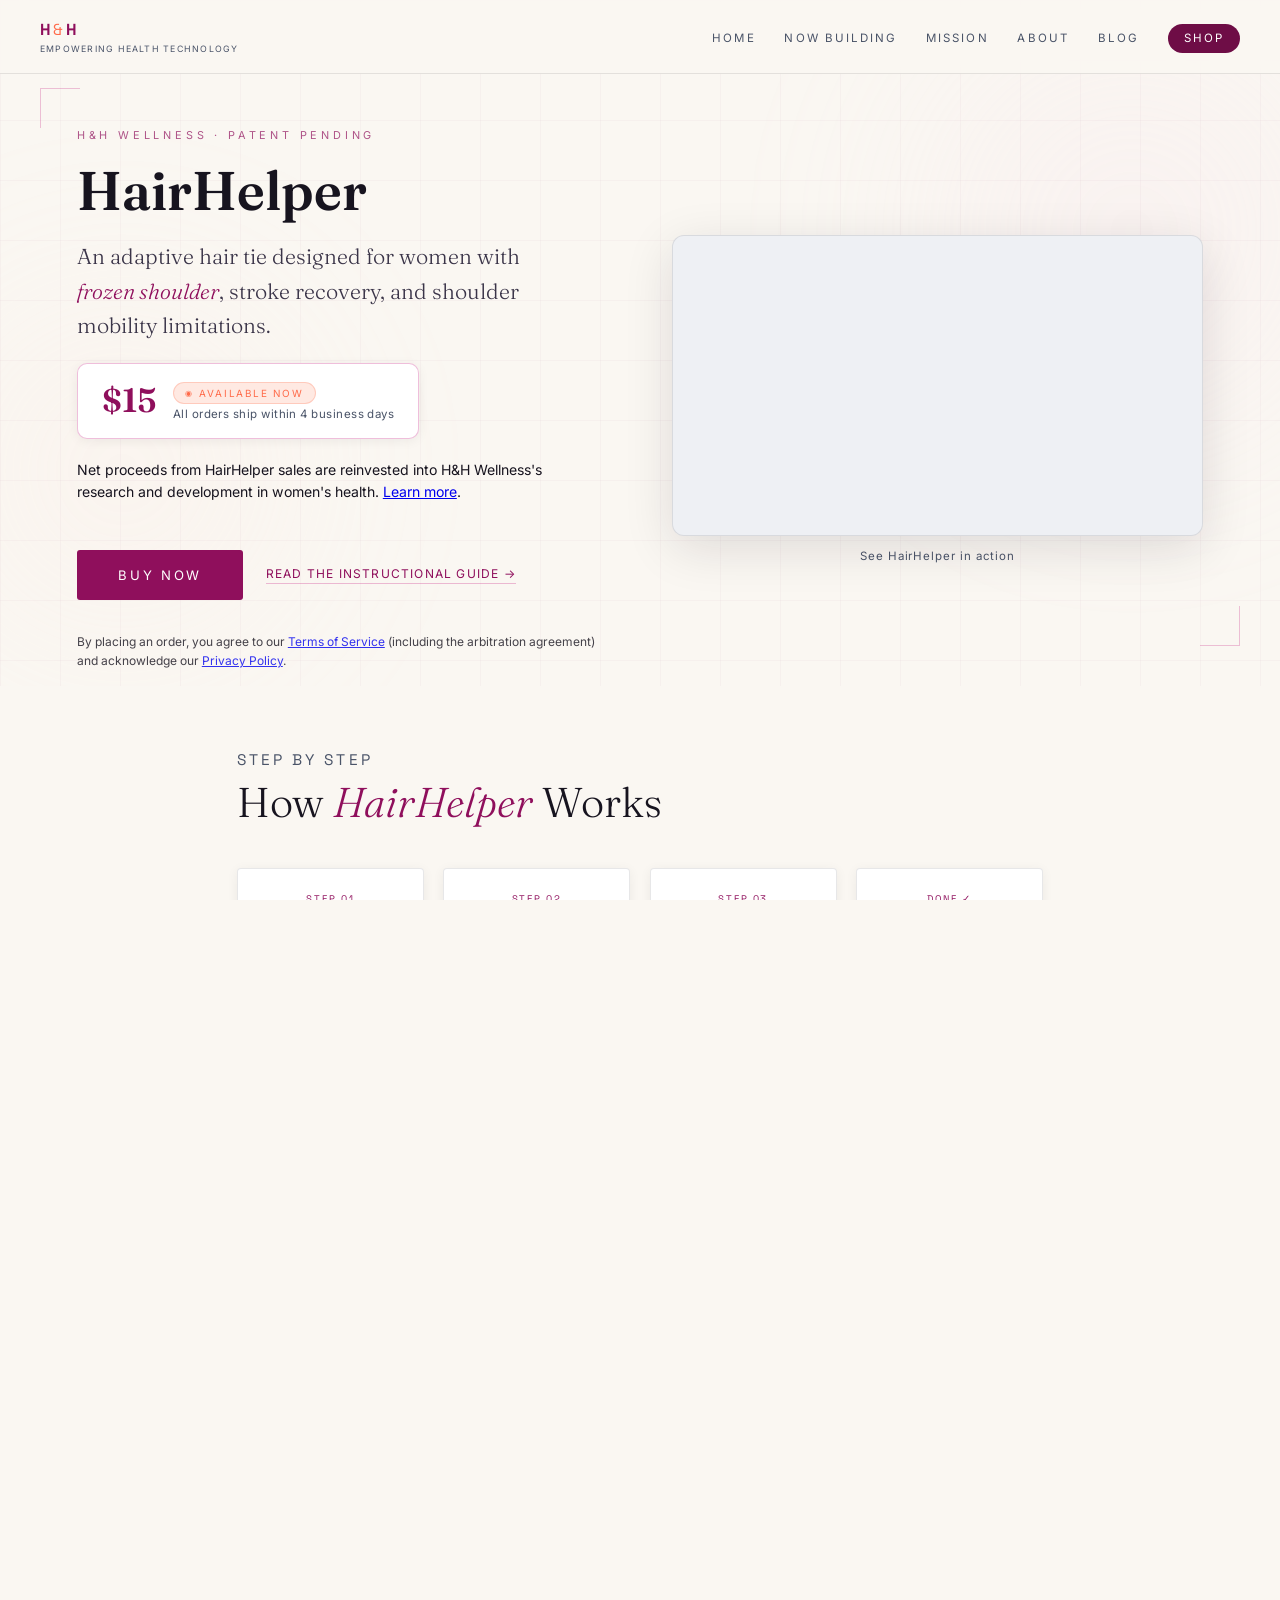
<file: hairhelper.html>
<!DOCTYPE html>
<html lang="en">
<head>
  <meta charset="UTF-8" />
  <meta name="viewport" content="width=device-width, initial-scale=1.0" />

  <title>Buy HairHelper — Adaptive Hair Tie for Frozen Shoulder | $15 | H&H Wellness</title>
  <meta name="description" content="Buy HairHelper, an adaptive hair tie for women with frozen shoulder, stroke recovery, and shoulder mobility limitations. $15. All orders ship within 4 business days." />
  <meta name="keywords" content="buy HairHelper, HairHelper price, buy adaptive hair tie, hair tie frozen shoulder, hair tie limited mobility, H&H Wellness shop" />
  <meta name="robots" content="index, follow" />
  <link rel="canonical" href="https://hhwellness.live/hairhelper.html" />

  <meta property="og:title" content="HairHelper — $15 | Adaptive Hair Tie for Shoulder Mobility Limitations" />
  <meta property="og:description" content="An adaptive hair tie for women with frozen shoulder, stroke recovery, and shoulder mobility limitations. $15. All orders ship within 4 business days." />
  <meta property="og:type" content="product" />
  <meta property="og:url" content="https://hhwellness.live/hairhelper.html" />

  <link rel="preconnect" href="https://fonts.googleapis.com" />
  <link rel="preconnect" href="https://fonts.gstatic.com" crossorigin />
  <link href="https://fonts.googleapis.com/css2?family=Fraunces:ital,opsz,wght@0,9..144,300;0,9..144,400;0,9..144,500;0,9..144,600;1,9..144,400;1,9..144,500&family=Space+Grotesk:wght@400;500;700&family=Inter:wght@300;400;500;600&display=swap" rel="stylesheet" />
  <link rel="stylesheet" href="styles.css" />

  <script type="application/ld+json">
  {
    "@context": "https://schema.org",
    "@type": "Product",
    "name": "HairHelper",
    "description": "An adaptive hair tie for women with frozen shoulder, stroke recovery, and shoulder mobility limitations. A hybrid scrunchie-headband. Patent pending.",
    "brand": { "@type": "Brand", "name": "H&H Wellness" },
    "category": "Adaptive Hair Accessory",
    "url": "https://hhwellness.live/hairhelper.html",
    "offers": {
      "@type": "Offer",
      "url": "https://hhwellness.live/hairhelper.html",
      "priceCurrency": "USD",
      "price": "15",
      "availability": "https://schema.org/InStock"
    }
  }
  </script>

  <!-- Google reCAPTCHA Enterprise -->
  <script src="https://www.google.com/recaptcha/enterprise.js?render=6LdCA9wtAAAAAGNavmMPYLyifAAP5P32iwLV4yex"></script>
</head>
<body>

  <!-- NAV -->
  <nav class="nav">
    <div class="nav-brand"><div class="nav-logo">H<span class="amp">&</span>H</div><div class="nav-tagline">Empowering Health Technology</div></div>
    <ul class="nav-links">
      <li><a href="index.html">Home</a></li>
      <li><a href="building.html">Now Building</a></li>
      <li><a href="mission.html">Mission</a></li>
      <li><a href="about.html">About</a></li>
      <li><a href="blog.html">Blog</a></li>
      <li><a href="hairhelper.html" class="nav-shop active">Shop</a></li>
    </ul>
    <button class="nav-hamburger" aria-label="Toggle menu"><span></span><span></span><span></span></button>
  </nav>
  <div class="nav-drawer">
    <ul class="nav-drawer-links">
      <li><a href="index.html">Home</a></li>
      <li><a href="building.html">Now Building</a></li>
      <li><a href="mission.html">Mission</a></li>
      <li><a href="about.html">About</a></li>
      <li><a href="blog.html">Blog</a></li>
      <li><a href="hairhelper.html" class="nav-shop active">Shop</a></li>
    </ul>
  </div>

  <!-- PRODUCT HERO -->
  <section class="product-hero">
    <div class="bg-canvas">
      <div class="orb orb-1" style="top:-10%;left:65%;"></div>
      <div class="orb orb-2" style="bottom:-5%;left:-10%;"></div>
      <svg class="grid-svg" xmlns="http://www.w3.org/2000/svg" width="100%" height="100%">
        <defs><pattern id="gridProduct" width="60" height="60" patternUnits="userSpaceOnUse">
          <path d="M 60 0 L 0 0 0 60" fill="none" stroke="rgba(143,15,92,0.06)" stroke-width="1"/>
        </pattern></defs>
        <rect width="100%" height="100%" fill="url(#gridProduct)" />
      </svg>
    </div>

    <div class="product-hero-grid">
      <div class="product-hero-copy">
        <div class="eyebrow">H&amp;H Wellness · Patent Pending</div>
        <h1 class="product-name">HairHelper</h1>
        <p class="product-hero-tagline">
          An adaptive hair tie designed for women with <em>frozen shoulder</em>, stroke recovery, and shoulder mobility limitations.
        </p>

        <div class="price-block">
          <div class="price-amount">$15</div>
          <div class="price-meta">
            <span class="presale-badge">Available Now</span>
            <span class="price-window">All orders ship within 4 business days</span>
          </div>
        </div>

        <p class="proceeds-note" style="max-width:520px;font-size:0.88rem;line-height:1.6;margin:0 0 1.4rem;">
          Net proceeds from HairHelper sales are reinvested into H&amp;H Wellness's research and development in women's health. <a href="terms.html#proceeds">Learn more</a>.
        </p>

        <div class="product-hero-actions">
          <a href="index.html" class="btn-primary buy-btn js-buy-link">Buy Now</a>
          <a href="hairhelper-guide.html" class="guide-link">Read the Instructional Guide →</a>
        </div>
        <p class="terms-ack" style="font-size:0.75rem;line-height:1.55;opacity:0.8;margin-top:0.9rem;max-width:520px;">
          By placing an order, you agree to our <a href="terms.html">Terms of Service</a> (including the arbitration agreement) and acknowledge our <a href="privacy.html">Privacy Policy</a>.
        </p>
      </div>

      <div class="product-hero-media">
        <div class="video-wrapper">
          <iframe
            src="https://www.youtube-nocookie.com/embed/pnX1yiBZH20"
            title="HairHelper Product Video"
            loading="lazy"
            allow="accelerometer; autoplay; clipboard-write; encrypted-media; gyroscope; picture-in-picture"
            allowfullscreen>
          </iframe>
        </div>
        <div class="video-caption">See HairHelper in action</div>
      </div>
    </div>

    <div class="corner corner-tl"></div>
    <div class="corner corner-br"></div>
  </section>

  <!-- HOW IT WORKS -->
  <section class="how-it-works" aria-labelledby="how-heading">
    <p class="section-eyebrow">Step by Step</p>
    <h2 class="section-title" id="how-heading">How <em>HairHelper</em> Works</h2>

    <div class="steps-grid">
      <div class="step-card">
        <div class="step-number">Step 01</div>
        <svg class="step-svg" viewBox="0 0 100 100" xmlns="http://www.w3.org/2000/svg" width="88" height="88">
          <defs><linearGradient id="ph1" x1="0%" y1="0%" x2="100%" y2="100%"><stop offset="0%" stop-color="#ff6b4a"/><stop offset="100%" stop-color="#8f0f5c"/></linearGradient></defs>
          <ellipse cx="50" cy="54" rx="22" ry="26" fill="none" stroke="rgba(214,136,192,0.4)" stroke-width="1.5"/>
          <rect x="44" y="76" width="12" height="10" rx="2" fill="none" stroke="rgba(214,136,192,0.25)" stroke-width="1.2"/>
          <ellipse cx="50" cy="30" rx="36" ry="13" fill="none" stroke="url(#ph1)" stroke-width="2.5"/>
          <path d="M50 16 L50 24" stroke="rgba(214,136,192,0.6)" stroke-width="1.5" stroke-dasharray="2,2" stroke-linecap="round"/>
          <path d="M46 22 L50 26 L54 22" fill="none" stroke="rgba(214,136,192,0.8)" stroke-width="1.5" stroke-linecap="round" stroke-linejoin="round"/>
          <text x="50" y="96" text-anchor="middle" font-family="Inter,sans-serif" font-size="7" fill="rgba(255,255,255,0.3)" letter-spacing="0.08em">SLIP OVER HEAD</text>
        </svg>
        <p class="step-title">Slip On</p>
        <p class="step-desc">Place HairHelper over your head like a headband — designed to keep overhead reaching to a minimum.</p>
      </div>

      <div class="step-card">
        <div class="step-number">Step 02</div>
        <svg class="step-svg" viewBox="0 0 100 100" xmlns="http://www.w3.org/2000/svg" width="88" height="88">
          <defs><linearGradient id="ph2" x1="0%" y1="0%" x2="100%" y2="100%"><stop offset="0%" stop-color="#ff6b4a"/><stop offset="100%" stop-color="#8f0f5c"/></linearGradient></defs>
          <ellipse cx="50" cy="56" rx="22" ry="26" fill="none" stroke="rgba(214,136,192,0.4)" stroke-width="1.5"/>
          <rect x="44" y="78" width="12" height="10" rx="2" fill="none" stroke="rgba(214,136,192,0.25)" stroke-width="1.2"/>
          <ellipse cx="50" cy="34" rx="27" ry="9" fill="none" stroke="url(#ph2)" stroke-width="2.5"/>
          <path d="M28 46 Q18 36 25 28" fill="none" stroke="rgba(214,136,192,0.5)" stroke-width="1.2" stroke-dasharray="2,2" stroke-linecap="round"/>
          <path d="M72 46 Q82 36 75 28" fill="none" stroke="rgba(214,136,192,0.5)" stroke-width="1.2" stroke-dasharray="2,2" stroke-linecap="round"/>
          <text x="50" y="96" text-anchor="middle" font-family="Inter,sans-serif" font-size="7" fill="rgba(255,255,255,0.3)" letter-spacing="0.08em">SLIDE TO CROWN</text>
        </svg>
        <p class="step-title">Slide to Crown</p>
        <p class="step-desc">Glide it up to the crown of your head, gathering hair as it moves.</p>
      </div>

      <div class="step-card">
        <div class="step-number">Step 03</div>
        <svg class="step-svg" viewBox="0 0 100 100" xmlns="http://www.w3.org/2000/svg" width="88" height="88">
          <defs><linearGradient id="ph3" x1="0%" y1="0%" x2="100%" y2="100%"><stop offset="0%" stop-color="#ff6b4a"/><stop offset="100%" stop-color="#8f0f5c"/></linearGradient></defs>
          <ellipse cx="50" cy="57" rx="22" ry="26" fill="none" stroke="rgba(214,136,192,0.4)" stroke-width="1.5"/>
          <rect x="44" y="79" width="12" height="10" rx="2" fill="none" stroke="rgba(214,136,192,0.25)" stroke-width="1.2"/>
          <rect x="41" y="26" width="18" height="11" rx="3" fill="rgba(143,15,92,0.5)" stroke="url(#ph3)" stroke-width="1.5"/>
          <line x1="41" y1="31" x2="20" y2="31" stroke="#ff6b4a" stroke-width="2" stroke-linecap="round"/>
          <line x1="59" y1="31" x2="80" y2="31" stroke="#ff6b4a" stroke-width="2" stroke-linecap="round"/>
          <path d="M24 27 L19 31 L24 35" fill="none" stroke="#ff6b4a" stroke-width="1.5" stroke-linecap="round" stroke-linejoin="round"/>
          <path d="M76 27 L81 31 L76 35" fill="none" stroke="#ff6b4a" stroke-width="1.5" stroke-linecap="round" stroke-linejoin="round"/>
          <path d="M50 25 L50 20" stroke="rgba(214,136,192,0.7)" stroke-width="1.3" stroke-linecap="round"/>
          <path d="M47 23 L50 19 L53 23" fill="none" stroke="rgba(214,136,192,0.9)" stroke-width="1.2" stroke-linecap="round" stroke-linejoin="round" transform="rotate(180,50,21)"/>
          <text x="50" y="96" text-anchor="middle" font-family="Inter,sans-serif" font-size="7" fill="rgba(255,255,255,0.3)" letter-spacing="0.08em">PRESS + PULL</text>
        </svg>
        <p class="step-title">Press &amp; Pull</p>
        <p class="step-desc">Press the clasp down and pull both cords simultaneously to tighten and secure.</p>
      </div>

      <div class="step-card">
        <div class="step-number">Done ✓</div>
        <svg class="step-svg" viewBox="0 0 100 100" xmlns="http://www.w3.org/2000/svg" width="88" height="88">
          <defs><linearGradient id="ph4" x1="0%" y1="0%" x2="100%" y2="100%"><stop offset="0%" stop-color="#ff6b4a"/><stop offset="100%" stop-color="#8f0f5c"/></linearGradient></defs>
          <ellipse cx="50" cy="54" rx="22" ry="26" fill="none" stroke="rgba(214,136,192,0.4)" stroke-width="1.5"/>
          <rect x="44" y="76" width="12" height="10" rx="2" fill="none" stroke="rgba(214,136,192,0.25)" stroke-width="1.2"/>
          <ellipse cx="50" cy="30" rx="12" ry="7" fill="rgba(143,15,92,0.4)" stroke="url(#ph4)" stroke-width="1.8"/>
          <path d="M44 37 Q38 50 36 64" fill="none" stroke="rgba(214,136,192,0.5)" stroke-width="2.5" stroke-linecap="round"/>
          <path d="M50 37 Q50 52 50 68" fill="none" stroke="rgba(214,136,192,0.4)" stroke-width="2" stroke-linecap="round"/>
          <path d="M56 37 Q62 50 64 64" fill="none" stroke="rgba(214,136,192,0.35)" stroke-width="2" stroke-linecap="round"/>
          <circle cx="79" cy="22" r="11" fill="rgba(143,15,92,0.6)" stroke="url(#ph4)" stroke-width="1.2"/>
          <path d="M73 22 L78 27 L85 15" fill="none" stroke="#ff6b4a" stroke-width="2" stroke-linecap="round" stroke-linejoin="round"/>
          <text x="50" y="96" text-anchor="middle" font-family="Inter,sans-serif" font-size="7" fill="rgba(255,255,255,0.3)" letter-spacing="0.08em">INDEPENDENTLY STYLED</text>
        </svg>
        <p class="step-title">Styled ✓</p>
        <p class="step-desc">Hair secured. To release: press the clasp and pull gently to loosen. All done independently.</p>
      </div>
    </div>

    <div class="release-note">
      <span class="release-icon">🔓</span>
      <p><strong>To release:</strong> Press down on the clasp mechanism and pull gently — the cords loosen and HairHelper slides off. The full process is designed to minimize overhead arm movement and hand dexterity. Need more detail? <a href="hairhelper-guide.html" class="guide-link" style="border-bottom:none;">Read the full instructional guide →</a></p>
    </div>
  </section>

  <!-- WHO IT'S FOR -->
  <section class="who-section" aria-labelledby="who-heading">
    <p class="section-eyebrow">Designed For</p>
    <h2 class="section-title who-title" id="who-heading">Who We Designed <em>HairHelper</em> For</h2>
    <div class="who-grid">
      <div class="who-card">
        <div class="who-card-icon">🧊</div>
        <h4>Frozen Shoulder</h4>
        <p>Adhesive capsulitis severely limits overhead range of motion. HairHelper is designed to reduce the need to raise your arms above shoulder height.</p>
      </div>
      <div class="who-card">
        <div class="who-card-icon">🧠</div>
        <h4>Stroke Recovery</h4>
        <p>For women with post-stroke hemiplegia or reduced upper limb function, HairHelper is designed to be as one-hand-friendly as possible.</p>
      </div>
      <div class="who-card">
        <div class="who-card-icon">🩹</div>
        <h4>Shoulder Surgery Recovery</h4>
        <p>Rotator cuff repair, shoulder replacement, and other procedures leave months of restricted motion. Always follow your care team's movement restrictions before using HairHelper.</p>
      </div>
      <div class="who-card">
        <div class="who-card-icon">♿</div>
        <h4>Spinal Cord Injury</h4>
        <p>For women with cervical or thoracic SCI affecting upper extremity function, HairHelper is designed to require minimal arm elevation and dexterity; suitability varies by individual.</p>
      </div>
      <div class="who-card">
        <div class="who-card-icon">💪</div>
        <h4>Shoulder Impingement</h4>
        <p>Chronic pain shouldn't mean dependence on others for something as personal as styling your own hair.</p>
      </div>
      <div class="who-card">
        <div class="who-card-icon">✨</div>
        <h4>Anyone Wanting Ease</h4>
        <p>HairHelper's one-step mechanism is designed to be faster and gentler than traditional ties, with less creasing and tugging.</p>
      </div>
    </div>
  </section>

  <!-- FAQ -->
  <section class="faq-section" aria-labelledby="faq-heading">
    <p class="section-eyebrow">Questions</p>
    <h2 class="section-title faq-title" id="faq-heading">Frequently <em>Asked</em></h2>
    <div class="faq-list" itemscope itemtype="https://schema.org/FAQPage">

      <div class="faq-item" itemscope itemtype="https://schema.org/Question">
        <div class="faq-q" itemprop="name" role="button" tabindex="0">How much does HairHelper cost?</div>
        <div class="faq-a" itemscope itemtype="https://schema.org/Answer"><div class="faq-a-inner" itemprop="text">HairHelper is available now for $15.</div></div>
      </div>

      <div class="faq-item" itemscope itemtype="https://schema.org/Question">
        <div class="faq-q" itemprop="name" role="button" tabindex="0">What makes HairHelper different from a regular hair tie?</div>
        <div class="faq-a" itemscope itemtype="https://schema.org/Answer"><div class="faq-a-inner" itemprop="text">Unlike traditional hair ties or scrunchies, HairHelper is designed to minimize overhead arm movement and avoid repeated looping. It slides on like a headband and tightens with a single press-and-pull motion at the crown — designed with women who have difficulty raising their arms above their head in mind.</div></div>
      </div>

      <div class="faq-item" itemscope itemtype="https://schema.org/Question">
        <div class="faq-q" itemprop="name" role="button" tabindex="0">Can HairHelper be used with one hand?</div>
        <div class="faq-a" itemscope itemtype="https://schema.org/Answer"><div class="faq-a-inner" itemprop="text">HairHelper is designed to be as one-hand-friendly as possible. The slip-on headband application requires minimal bilateral coordination, and the clasp-and-cord tightening mechanism is designed to be operable with limited dexterity, refined with occupational therapist input throughout design.</div></div>
      </div>

      <div class="faq-item" itemscope itemtype="https://schema.org/Question">
        <div class="faq-q" itemprop="name" role="button" tabindex="0">When will my order ship?</div>
        <div class="faq-a" itemscope itemtype="https://schema.org/Answer"><div class="faq-a-inner" itemprop="text">All orders ship within 4 business days. If we can't ship your order within that time, we'll email you and give you the choice to wait or cancel for a full refund. You can also cancel any time before your order ships for a full refund. You'll receive a confirmation email with tracking information as soon as your order ships.</div></div>
      </div>

      <div class="faq-item" itemscope itemtype="https://schema.org/Question">
        <div class="faq-q" itemprop="name" role="button" tabindex="0">Where does my money go?</div>
        <div class="faq-a" itemscope itemtype="https://schema.org/Answer"><div class="faq-a-inner" itemprop="text">Net proceeds from HairHelper sales are reinvested into H&amp;H Wellness's research and development in women's health, including our work on under-researched conditions that affect women. H&amp;H Wellness, Inc. is a for-profit company, so purchases are not charitable donations and are not tax-deductible. See our <a href="terms.html#proceeds">Terms of Service</a> for details.</div></div>
      </div>

      <div class="faq-item" itemscope itemtype="https://schema.org/Question">
        <div class="faq-q" itemprop="name" role="button" tabindex="0">Is HairHelper a medical device?</div>
        <div class="faq-a" itemscope itemtype="https://schema.org/Answer"><div class="faq-a-inner" itemprop="text">No. HairHelper is a consumer hair accessory. It is not intended to diagnose, treat, cure, or prevent any condition, and it is not a substitute for medical care or therapy. If you have a medical condition or are recovering from surgery, check with your healthcare provider before use.</div></div>
      </div>

      <div class="faq-item" itemscope itemtype="https://schema.org/Question">
        <div class="faq-q" itemprop="name" role="button" tabindex="0">Is HairHelper covered by HSA or FSA?</div>
        <div class="faq-a" itemscope itemtype="https://schema.org/Answer"><div class="faq-a-inner" itemprop="text">We do not represent HairHelper as HSA/FSA-eligible. Eligibility is decided by your plan administrator, so please check with them before using HSA/FSA funds.</div></div>
      </div>

      <div class="faq-item" itemscope itemtype="https://schema.org/Question">
        <div class="faq-q" itemprop="name" role="button" tabindex="0">What hair types does HairHelper work with?</div>
        <div class="faq-a" itemscope itemtype="https://schema.org/Answer"><div class="faq-a-inner" itemprop="text">HairHelper is designed for medium to long hair and is intended to work across a wide range of hair types and textures. Results may vary. We're finalizing additional sizing options.</div></div>
      </div>

    </div>

    <div style="text-align:center;margin-top:3rem;">
      <a href="index.html" class="btn-primary buy-btn js-buy-link">Buy HairHelper — $15</a>
      <p class="terms-ack" style="font-size:0.75rem;line-height:1.55;opacity:0.8;margin:0.9rem auto 0;max-width:520px;">
        By placing an order, you agree to our <a href="terms.html">Terms of Service</a> and acknowledge our <a href="privacy.html">Privacy Policy</a>.
      </p>
    </div>
  </section>

  <footer>
    <div class="footer-links">
      <a href="privacy.html">Privacy Policy</a>
      <span class="footer-dot">·</span>
      <a href="terms.html">Terms of Service</a>
      <span class="footer-dot">·</span>
      <a href="mailto:hannah.hhwellness@gmail.com">Contact</a>
    </div>
    <p class="footer-disclaimer" style="max-width:760px;margin:0 auto 0.9rem;font-size:0.72rem;line-height:1.55;opacity:0.8;">HairHelper is a consumer hair accessory. It is not a medical device, is not cleared or approved by the FDA, and is not intended to diagnose, treat, cure, mitigate, or prevent any disease or condition. Content on this site is for general information only and is not medical advice; talk with your healthcare provider about your situation. Individual results vary. The Caesarean Delivery Glove is an investigational device in development and is not available for sale.</p>
    &copy; 2026 H&amp;H Wellness, Inc. All rights reserved.
  </footer>

  <script src="script.js"></script>
  <script>
    const RECAPTCHA_SITE_KEY = "6LdCA9wtAAAAAGNavmMPYLyifAAP5P32iwLV4yex";
    // Paste your Cloudflare Worker URL here, e.g. "https://hh-verify.yourname.workers.dev"
    // The Worker verifies the reCAPTCHA token and returns the Stripe link only after a good score.
    const VERIFY_ENDPOINT = "https://hh-verify.hannahgoldenberg36.workers.dev/";

    document.addEventListener('DOMContentLoaded', () => {
      document.querySelectorAll('.js-buy-link').forEach(el => {
        el.addEventListener('click', async (e) => {
          e.preventDefault();
          if (el.dataset.busy) return;
          el.dataset.busy = "1";
          const originalText = el.textContent;
          el.textContent = "One moment…";

          try {
            await new Promise(resolve => grecaptcha.enterprise.ready(resolve));
            const token = await grecaptcha.enterprise.execute(RECAPTCHA_SITE_KEY, { action: 'submit' });

            if (!VERIFY_ENDPOINT) throw new Error('VERIFY_ENDPOINT is not set');

            const res = await fetch(VERIFY_ENDPOINT, {
              method: 'POST',
              headers: { 'Content-Type': 'application/json' },
              body: JSON.stringify({ token, action: 'submit' })
            });
            const data = await res.json();
            if (!res.ok || !data.ok || !data.url) throw new Error('Verification failed');

            window.location.href = data.url;
          } catch (err) {
            console.error(err);
            alert("We couldn't verify your request. Please refresh the page and try again.");
            el.textContent = originalText;
            delete el.dataset.busy;
          }
        });
      });

      document.querySelectorAll('.faq-q').forEach(q => {
        q.addEventListener('click', () => {
          const item = q.closest('.faq-item');
          const isOpen = item.classList.contains('open');
          document.querySelectorAll('.faq-item').forEach(i => i.classList.remove('open'));
          if (!isOpen) item.classList.add('open');
        });
        q.addEventListener('keydown', e => {
          if (e.key === 'Enter' || e.key === ' ') { e.preventDefault(); q.click(); }
        });
      });
    });
  </script>
</body>
</html>
</file>
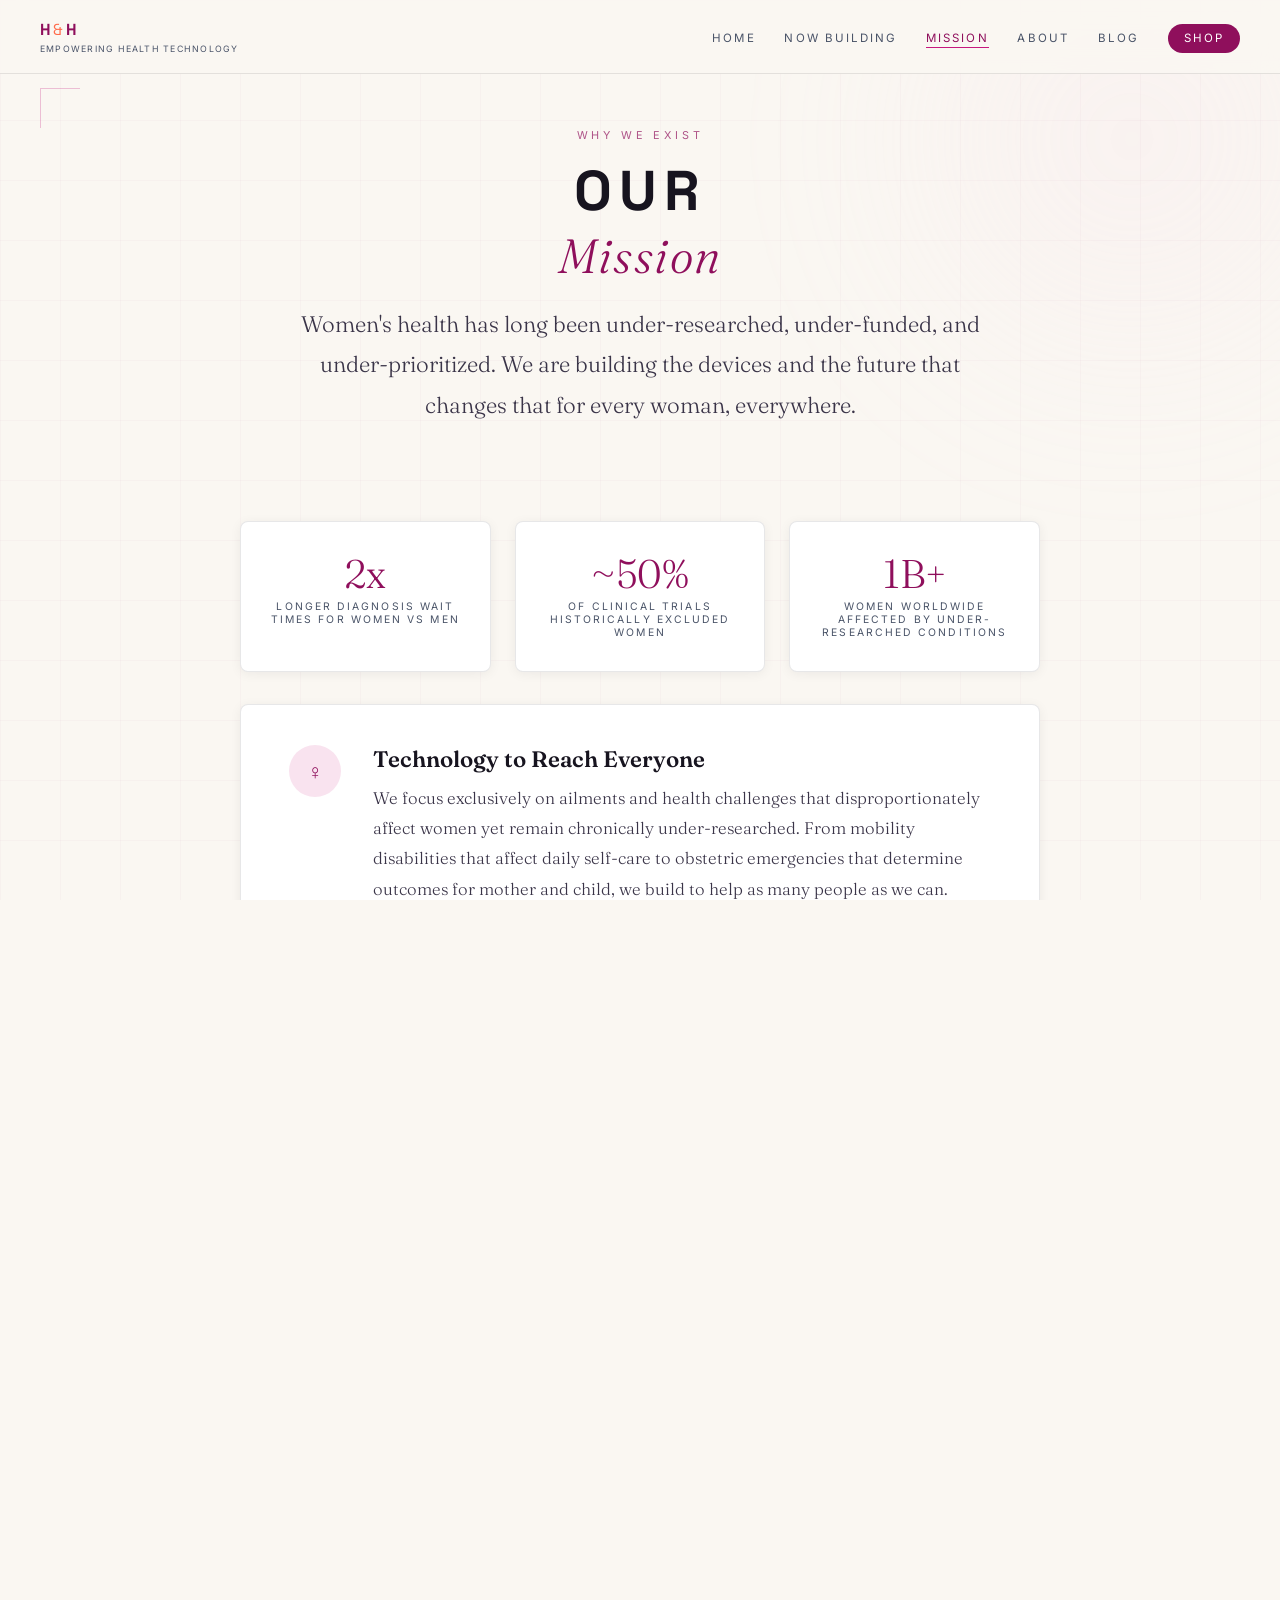
<file: mission.html>
<!DOCTYPE html>
<html lang="en">
<head>
  <meta charset="UTF-8" />
  <meta name="viewport" content="width=device-width, initial-scale=1.0" />

  <title>Our Mission — Closing the Women's Health Gap | H&H Wellness</title>
  <meta name="description" content="H&H Wellness exists to solve the health challenges that disproportionately affect women yet remain chronically under-researched and under-funded. From adaptive daily living aids to obstetric surgical devices, we build where the gap is greatest." />
  <meta name="keywords" content="women's health gap, under-researched women's conditions, femtech mission, adaptive medical devices women, frozen shoulder treatment, women's health innovation, HairHelper mission" />
  <meta name="robots" content="index, follow" />
  <link rel="canonical" href="https://hhwellness.live/mission.html" />

  <meta property="og:title" content="Our Mission — Closing the Women's Health Gap | H&H Wellness" />
  <meta property="og:description" content="Women's health has long been under-researched and under-funded. H&H Wellness is building the devices that change that — for every woman, everywhere." />
  <meta property="og:type" content="website" />
  <meta property="og:url" content="https://hhwellness.live/mission.html" />

  <link rel="preconnect" href="https://fonts.googleapis.com" />
  <link rel="preconnect" href="https://fonts.gstatic.com" crossorigin />
  <link href="https://fonts.googleapis.com/css2?family=Fraunces:ital,opsz,wght@0,9..144,300;0,9..144,400;0,9..144,500;0,9..144,600;1,9..144,400;1,9..144,500&family=Space+Grotesk:wght@400;500;700&family=Inter:wght@300;400;500;600&display=swap" rel="stylesheet" />
  <link rel="stylesheet" href="styles.css" />

  <script type="application/ld+json">
  {
    "@context": "https://schema.org",
    "@type": "WebPage",
    "name": "Our Mission — H&H Wellness",
    "url": "https://hhwellness.live/mission.html",
    "description": "H&H Wellness focuses exclusively on ailments that disproportionately affect women yet remain chronically under-researched. From adaptive daily living aids to obstetric surgical devices, we build where the gap is greatest.",
    "publisher": {
      "@type": "Organization",
      "name": "H&H Wellness",
      "url": "https://hhwellness.live"
    }
  }
  </script>
</head>
<body>

  <!-- NAV -->
  <nav class="nav">
    <div class="nav-brand"><div class="nav-logo">H<span class="amp">&</span>H</div><div class="nav-tagline">Empowering Health Technology</div></div>
    <ul class="nav-links">
      <li><a href="index.html">Home</a></li>
      <li><a href="building.html">Now Building</a></li>
      <li><a href="mission.html" class="active">Mission</a></li>
      <li><a href="about.html">About</a></li>
      <li><a href="blog.html">Blog</a></li>
      <li><a href="hairhelper.html" class="nav-shop">Shop</a></li>
    </ul>
    <button class="nav-hamburger" aria-label="Toggle menu">
      <span></span>
      <span></span>
      <span></span>
    </button>
  </nav>
  <div class="nav-drawer">
    <ul class="nav-drawer-links">
      <li><a href="index.html">Home</a></li>
      <li><a href="building.html">Now Building</a></li>
      <li><a href="mission.html" class="active">Mission</a></li>
      <li><a href="about.html">About</a></li>
      <li><a href="blog.html">Blog</a></li>
      <li><a href="hairhelper.html" class="nav-shop">Shop</a></li>
    </ul>
  </div>

  <section class="mission-hero">
    <div class="bg-canvas">
      <div class="orb orb-1" style="top:-8%;left:65%;"></div>
      <div class="orb orb-2" style="bottom:8%;left:-6%;"></div>
      <div class="orb orb-3" style="top:55%;left:45%;"></div>
      <svg class="grid-svg" xmlns="http://www.w3.org/2000/svg" width="100%" height="100%">
        <defs>
          <pattern id="grid4" width="60" height="60" patternUnits="userSpaceOnUse">
            <path d="M 60 0 L 0 0 0 60" fill="none" stroke="rgba(143,15,92,0.055)" stroke-width="1"/>
          </pattern>
        </defs>
        <rect width="100%" height="100%" fill="url(#grid4)" />
      </svg>
    </div>

    <div class="mission-header">
      <div class="eyebrow">Why We Exist</div>
      <h1 class="page-title">
        Our<br/><em>Mission</em>
      </h1>
      <p class="lead">
        Women's health has long been under-researched, under-funded, and under-prioritized. We are building the devices and the future that changes that for every woman, everywhere.
      </p>
    </div>

    <div class="mission-stat-row">
      <div class="stat-card">
        <div class="stat-num">2x</div>
        <div class="stat-label">Longer diagnosis wait times for women vs men</div>
      </div>
      <div class="stat-card">
        <div class="stat-num">~50%</div>
        <div class="stat-label">Of clinical trials historically excluded women</div>
      </div>
      <div class="stat-card">
        <div class="stat-num">1B+</div>
        <div class="stat-label">Women worldwide affected by under-researched conditions</div>
      </div>
    </div>

    <div class="mission-sections" style="margin-top: 2rem;">

      <div class="mission-block">
        <div class="mission-block-icon rose-icon">♀</div>
        <div class="mission-block-body">
          <h3>Technology to Reach Everyone</h3>
          <p>
            We focus exclusively on ailments and health challenges that disproportionately affect women yet remain chronically under-researched. From mobility disabilities that affect daily self-care to obstetric emergencies that determine outcomes for mother and child, we build to help as many people as we can.
          </p>
        </div>
      </div>

      <div class="mission-block">
        <div class="mission-block-icon rose-icon">◈</div>
        <div class="mission-block-body">
          <h3>Patient-Centered Design</h3>
          <p>
            Every device we create starts with the patient. We believe that dignity, independence, and safety are non-negotiable, whether that means a woman styling her own hair or a surgeon navigating a critical delivery. Our products are designed with extensive feedback from real users.
          </p>
        </div>
      </div>

      <div class="mission-block sage-block">
        <div class="mission-block-icon sage-icon">◯</div>
        <div class="mission-block-body">
          <h3>Charitable Contribution</h3>
          <p>
            Access to quality healthcare is not equally distributed. Our long-term vision is to donate our products to under-resourced communities around the world, so that the innovations we build reach the women who need them most, not just those who can afford them.
          </p>
        </div>
      </div>

      <div class="mission-block sage-block">
        <div class="mission-block-icon sage-icon">✦</div>
        <div class="mission-block-body">
          <h3>Global Impact</h3>
          <p>
            We envision a world where geography, income, and circumstance no longer determine the quality of women's healthcare. Through research, device innovation, and scalable charitable models, H&H Wellness is committed to closing that gap, one product, one woman, one community at a time. Net proceeds from HairHelper sales are reinvested into our research and development in women's health.
          </p>
        </div>
      </div>

    </div>

    <div style="position:relative;z-index:2;margin-top:3rem;">
      <a href="building.html" class="btn-primary">See What We're Building</a>
    </div>

    <div class="corner corner-tl"></div>
    <div class="corner corner-br"></div>
  </section>

  <footer>
    <div class="footer-links">
      <a href="privacy.html">Privacy Policy</a>
      <span class="footer-dot">·</span>
      <a href="terms.html">Terms of Service</a>
      <span class="footer-dot">·</span>
      <a href="mailto:hannah.hhwellness@gmail.com">Contact</a>
    </div>
    <p class="footer-disclaimer" style="max-width:760px;margin:0 auto 0.9rem;font-size:0.72rem;line-height:1.55;opacity:0.8;">HairHelper is a consumer hair accessory. It is not a medical device, is not cleared or approved by the FDA, and is not intended to diagnose, treat, cure, mitigate, or prevent any disease or condition. Content on this site is for general information only and is not medical advice; talk with your healthcare provider about your situation. Individual results vary. The Caesarean Delivery Glove is an investigational device in development and is not available for sale.</p>
    &copy; 2026 H&amp;H Wellness, Inc. All rights reserved.
  </footer>
  <script src="script.js"></script>
</body>
</html>
</file>
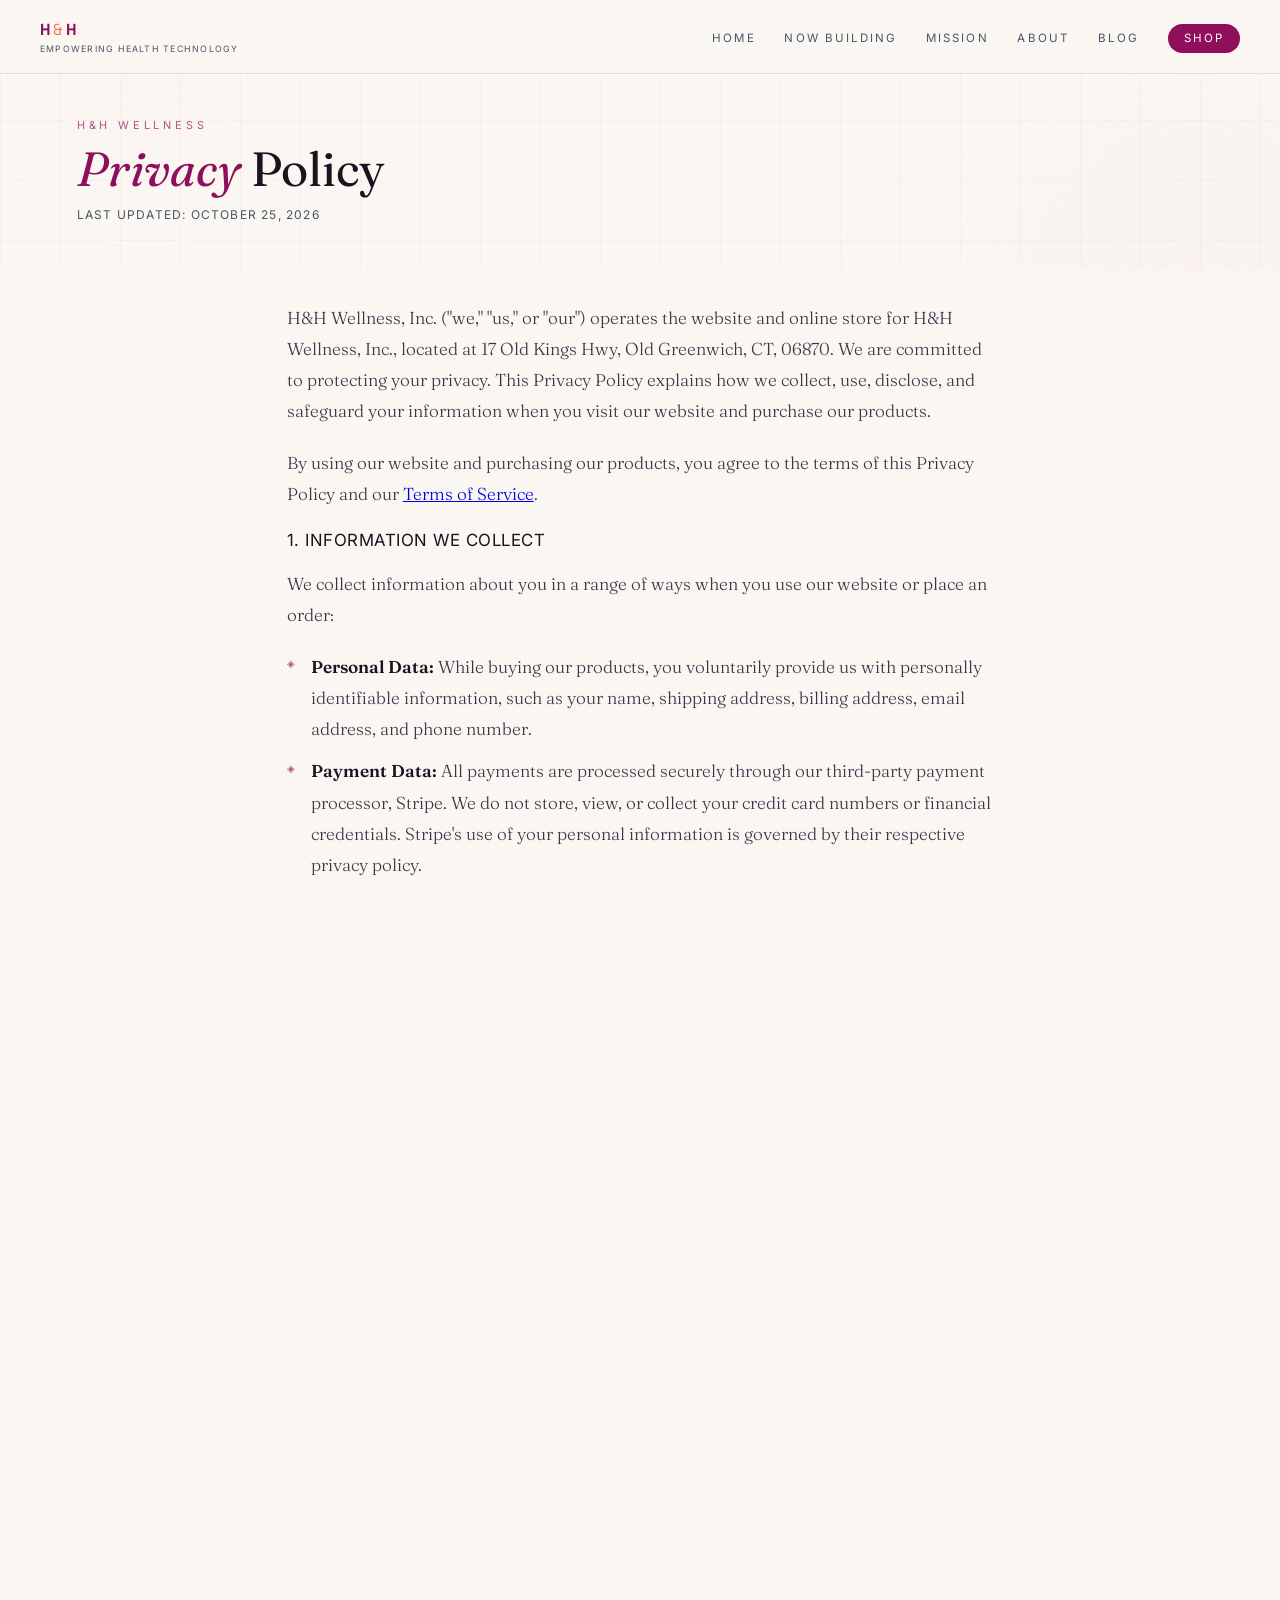
<file: privacy.html>
<!DOCTYPE html>
<html lang="en">
<head>
  <meta charset="UTF-8" />
  <meta name="viewport" content="width=device-width, initial-scale=1.0" />

  <title>Privacy Policy | H&H Wellness</title>
  <meta name="description" content="Privacy Policy for H&H Wellness, Inc., maker of HairHelper. Learn how we collect, use, disclose, and safeguard your information." />
  <meta name="robots" content="index, follow" />
  <link rel="canonical" href="https://hhwellness.live/privacy.html" />

  <meta property="og:title" content="Privacy Policy | H&H Wellness" />
  <meta property="og:description" content="Privacy Policy for H&H Wellness, Inc., maker of HairHelper." />
  <meta property="og:type" content="website" />
  <meta property="og:url" content="https://hhwellness.live/privacy.html" />

  <link rel="preconnect" href="https://fonts.googleapis.com" />
  <link rel="preconnect" href="https://fonts.gstatic.com" crossorigin />
  <link href="https://fonts.googleapis.com/css2?family=Fraunces:ital,opsz,wght@0,9..144,300;0,9..144,400;0,9..144,500;0,9..144,600;1,9..144,400;1,9..144,500&family=Space+Grotesk:wght@400;500;700&family=Inter:wght@300;400;500;600&display=swap" rel="stylesheet" />
  <link rel="stylesheet" href="styles.css" />

  <script type="application/ld+json">
  {
    "@context": "https://schema.org",
    "@type": "WebPage",
    "name": "Privacy Policy",
    "url": "https://hhwellness.live/privacy.html",
    "publisher": {
      "@type": "Organization",
      "name": "H&H Wellness",
      "url": "https://hhwellness.live"
    }
  }
  </script>

  <style>
    .legal-hero {
      min-height: 30vh; display: flex; flex-direction: column;
      justify-content: flex-end; padding: 7rem 6vw 3rem; position: relative; overflow: hidden;
    }
    .legal-hero-content { position: relative; z-index: 2; max-width: 760px; }
    .legal-hero .eyebrow { margin-bottom: 0.5rem; }
    .legal-hero h1 {
      font-family: var(--font-display); font-size: clamp(1.8rem, 4vw, 3rem);
      font-weight: 400; line-height: 1.2; color: var(--text-primary); margin: 0.5rem 0 0.6rem;
    }
    .legal-hero h1 em { font-style: italic; color: var(--pink-deep); }
    .legal-updated {
      font-size: 0.75rem; letter-spacing: 0.1em; text-transform: uppercase; color: var(--text-muted);
    }

    .legal-layout {
      padding: 2rem 6vw 5rem; max-width: 860px; margin: 0 auto;
    }
    .legal-body {
      font-family: var(--font-display); font-size: 1.08rem; font-weight: 300;
      color: var(--text-secondary); line-height: 1.8;
    }
    .legal-body p { margin: 0 0 1.3rem; }
    .legal-body h2 {
      font-family: var(--font-sans); font-size: 1.05rem; font-weight: 400;
      letter-spacing: 0.03em; color: var(--text-primary); margin: 2.4rem 0 1rem; line-height: 1.3;
    }
    .legal-body h2:first-of-type { margin-top: 1rem; }
    .legal-body ul { list-style: none; padding: 0; margin: 0 0 1.3rem; }
    .legal-body ul li {
      padding-left: 1.5rem; position: relative; margin-bottom: 0.7rem;
    }
    .legal-body ul li::before {
      content: '◈'; position: absolute; left: 0;
      color: var(--pink-deep); font-size: 0.65rem; top: 0.4em; opacity: 0.7;
    }
    .legal-body strong { color: var(--text-primary); font-weight: 600; }
    .legal-address {
      font-style: normal; line-height: 1.7;
    }
    .legal-nav {
      display: flex; justify-content: space-between; align-items: center;
      margin-top: 3rem; padding-top: 2rem; border-top: 1px solid var(--border); gap: 1rem;
      font-family: var(--font-sans);
    }
    .legal-nav a {
      font-size: 0.75rem; letter-spacing: 0.1em; text-transform: uppercase;
      color: var(--pink-deep); text-decoration: none;
      border-bottom: 1px solid var(--border-pink); padding-bottom: 2px; transition: color 0.2s;
    }
    .legal-nav a:hover { color: var(--purple); }
  </style>
</head>
<body>

  <!-- NAV -->
  <nav class="nav">
    <div class="nav-brand"><div class="nav-logo">H<span class="amp">&</span>H</div><div class="nav-tagline">Empowering Health Technology</div></div>
    <ul class="nav-links">
      <li><a href="index.html">Home</a></li>
      <li><a href="building.html">Now Building</a></li>
      <li><a href="mission.html">Mission</a></li>
      <li><a href="about.html">About</a></li>
      <li><a href="blog.html">Blog</a></li>
      <li><a href="hairhelper.html" class="nav-shop">Shop</a></li>
    </ul>
    <button class="nav-hamburger" aria-label="Toggle menu"><span></span><span></span><span></span></button>
  </nav>
  <div class="nav-drawer">
    <ul class="nav-drawer-links">
      <li><a href="index.html">Home</a></li>
      <li><a href="building.html">Now Building</a></li>
      <li><a href="mission.html">Mission</a></li>
      <li><a href="about.html">About</a></li>
      <li><a href="blog.html">Blog</a></li>
      <li><a href="hairhelper.html" class="nav-shop">Shop</a></li>
    </ul>
  </div>

  <!-- LEGAL HERO -->
  <section class="legal-hero">
    <div class="bg-canvas">
      <div class="orb orb-1" style="top:-5%;left:70%;"></div>
      <div class="orb orb-2" style="bottom:5%;left:-8%;"></div>
      <svg class="grid-svg" xmlns="http://www.w3.org/2000/svg" width="100%" height="100%">
        <defs><pattern id="gridPrivacy" width="60" height="60" patternUnits="userSpaceOnUse">
          <path d="M 60 0 L 0 0 0 60" fill="none" stroke="rgba(143,15,92,0.06)" stroke-width="1"/>
        </pattern></defs>
        <rect width="100%" height="100%" fill="url(#gridPrivacy)" />
      </svg>
    </div>
    <div class="legal-hero-content">
      <div class="eyebrow">H&H Wellness</div>
      <h1><em>Privacy</em> Policy</h1>
      <div class="legal-updated">Last Updated: October 25, 2026</div>
    </div>
  </section>

  <!-- LEGAL LAYOUT -->
  <div class="legal-layout">
    <div class="legal-body">

      <p>H&H Wellness, Inc. ("we," "us," or "our") operates the website and online store for H&H Wellness, Inc., located at 17 Old Kings Hwy, Old Greenwich, CT, 06870. We are committed to protecting your privacy. This Privacy Policy explains how we collect, use, disclose, and safeguard your information when you visit our website and purchase our products.</p>

      <p>By using our website and purchasing our products, you agree to the terms of this Privacy Policy and our <a href="terms.html">Terms of Service</a>.</p>

      <h2>1. INFORMATION WE COLLECT</h2>
      <p>We collect information about you in a range of ways when you use our website or place an order:</p>
      <ul>
        <li><strong>Personal Data:</strong> While buying our products, you voluntarily provide us with personally identifiable information, such as your name, shipping address, billing address, email address, and phone number.</li>
        <li><strong>Payment Data:</strong> All payments are processed securely through our third-party payment processor, Stripe. We do not store, view, or collect your credit card numbers or financial credentials. Stripe's use of your personal information is governed by their respective privacy policy.</li>
        <li><strong>Communications:</strong> If you contact us, we collect the information you choose to include in your message.</li>
        <li><strong>Log and Device Data:</strong> Our website servers and hosting providers may automatically collect information when you access our site, such as your IP address, browser type, operating system, and the pages you view.</li>
        <li><strong>Security Data (Google reCAPTCHA):</strong> Our checkout button is protected by Google reCAPTCHA Enterprise to prevent fraud and bot activity. reCAPTCHA collects hardware and software information, such as device and browser data, and sends it to Google for analysis. Use of reCAPTCHA is subject to Google's <a href="https://policies.google.com/privacy" target="_blank" rel="noopener">Privacy Policy</a> and <a href="https://policies.google.com/terms" target="_blank" rel="noopener">Terms of Service</a>.</li>
        <li><strong>Embedded Content:</strong> Our product page embeds video from YouTube in privacy-enhanced mode, and our pages load fonts from Google Fonts. These services may receive your IP address and browser information when the content loads.</li>
      </ul>

      <h2>2. HEALTH INFORMATION</h2>
      <p>We do not ask for, and you do not need to provide, any health information to browse our site or buy our products. We do not use your purchase or browsing activity to infer any health condition, and we do not sell or share such information for advertising. If you choose to tell us about a health condition (for example, in feedback), we use it only to respond to you and to improve our products, and we do not sell or share it. Please avoid sending us sensitive health details.</p>

      <h2>3. HOW WE USE YOUR INFORMATION</h2>
      <p>We use the information we collect to run our business efficiently, including to:</p>
      <ul>
        <li>Process, fulfill, and ship your orders.</li>
        <li>Send you order confirmations, tracking numbers, shipping-delay notices, and other updates about your order.</li>
        <li>Respond to customer service inquiries and support needs.</li>
        <li>Send you product news or marketing emails if you have agreed to receive them. You can unsubscribe at any time using the link in any marketing email.</li>
        <li>Comply with legal and financial obligations (such as tax reporting).</li>
        <li>Prevent fraudulent transactions and monitor against theft.</li>
      </ul>

      <h2>4. SHARING YOUR INFORMATION</h2>
      <p>We do not sell, rent, or trade your personal information to third parties. We only share information with trusted third-party service providers who help us run our business:</p>
      <ul>
        <li><strong>Payment Processors:</strong> We share your transactional data with Stripe to process credit card payments.</li>
        <li><strong>Shipping Carriers:</strong> We share your name and shipping address with our delivery partners (such as USPS, UPS, or FedEx) to deliver your packages.</li>
        <li><strong>Website and Security Providers:</strong> Our hosting, security, and verification providers (such as GitHub, Cloudflare, and Google reCAPTCHA) process technical data to operate and protect our site.</li>
        <li><strong>Legal Requirements:</strong> We may disclose your information if required to do so by law or in response to valid requests by public authorities, or to protect our rights, property, or safety or that of others.</li>
        <li><strong>Business Transfers:</strong> If we are involved in a merger, acquisition, financing, or sale of assets, your information may be transferred as part of that transaction, subject to this Privacy Policy.</li>
      </ul>

      <h2>5. COOKIES AND TRACKING TECHNOLOGIES</h2>
      <p>We and our service providers (such as Google reCAPTCHA and YouTube) may use cookies and similar technologies on our website to keep the site secure, prevent fraud, and improve your shopping experience. Most web browsers are set to accept cookies by default, but you can remove or reject cookies in your browser settings if you prefer; some features, such as checkout verification, may not work without them. Our site does not currently respond to "Do Not Track" browser signals.</p>

      <h2>6. SECURITY OF YOUR DATA</h2>
      <p>We use commercial, industry-standard physical, electronic, and procedural safeguards to protect your personal information. However, please remember that no method of transmission over the internet or method of electronic storage is 100% secure, and we cannot guarantee its absolute security.</p>

      <h2>7. DATA RETENTION</h2>
      <p>We keep personal information only as long as needed for the purposes described in this policy, such as fulfilling orders, providing customer support, and meeting legal, tax, and accounting requirements, and then delete or de-identify it.</p>

      <h2>8. YOUR RIGHTS</h2>
      <p>Depending on your location (including if you live in California or another state with a consumer privacy law), you may have the right to request access to the personal data we hold about you, request that your personal data be corrected, request that your personal data be permanently deleted from our records, or opt out of certain uses of your data. We will not discriminate against you for exercising these rights. To make a request, please contact us using the information below. We may need to verify your identity before completing your request.</p>

      <h2>9. CHILDREN'S PRIVACY</h2>
      <p>Our website and products are intended for adults. We do not knowingly collect personal information from children under 13 (or under 16 where applicable law requires). If you believe a child has provided us with personal information, please contact us and we will delete it.</p>

      <h2>10. INTERNATIONAL USERS</h2>
      <p>We are based in the United States, and your information will be processed and stored in the United States, where data protection laws may differ from those in your country.</p>

      <h2>11. THIRD-PARTY LINKS</h2>
      <p>Our website contains links to and embedded content from third-party services. We are not responsible for the privacy practices of those third parties, and we encourage you to review their privacy policies.</p>

      <h2>12. CHANGES TO THIS POLICY</h2>
      <p>We may update this Privacy Policy from time to time. The updated version will be posted on this page with a new "Last Updated" date.</p>

      <h2>13. CONTACT US</h2>
      <p>If you have questions or comments about this Privacy Policy, or would like to make a privacy request, please email us at <a href="mailto:hannah.hhwellness@gmail.com">hannah.hhwellness@gmail.com</a> or write to us at:</p>
      <p class="legal-address">
        H&H Wellness, Inc.<br/>
        17 Old Kings Hwy<br/>
        Old Greenwich, CT 06870
      </p>

      <div class="legal-nav">
        <a href="terms.html">Terms of Service →</a>
        <a href="index.html">← Back to Home</a>
      </div>

    </div>
  </div>

  <footer>
    <div class="footer-links">
      <a href="privacy.html">Privacy Policy</a>
      <span class="footer-dot">·</span>
      <a href="terms.html">Terms of Service</a>
      <span class="footer-dot">·</span>
      <a href="mailto:hannah.hhwellness@gmail.com">Contact</a>
    </div>
    <p class="footer-disclaimer" style="max-width:760px;margin:0 auto 0.9rem;font-size:0.72rem;line-height:1.55;opacity:0.8;">HairHelper is a consumer hair accessory. It is not a medical device, is not cleared or approved by the FDA, and is not intended to diagnose, treat, cure, mitigate, or prevent any disease or condition. Content on this site is for general information only and is not medical advice; talk with your healthcare provider about your situation. Individual results vary. The Caesarean Delivery Glove is an investigational device in development and is not available for sale.</p>
    &copy; 2026 H&amp;H Wellness, Inc. All rights reserved.
  </footer>
  <script src="script.js"></script>
</body>
</html>
</file>
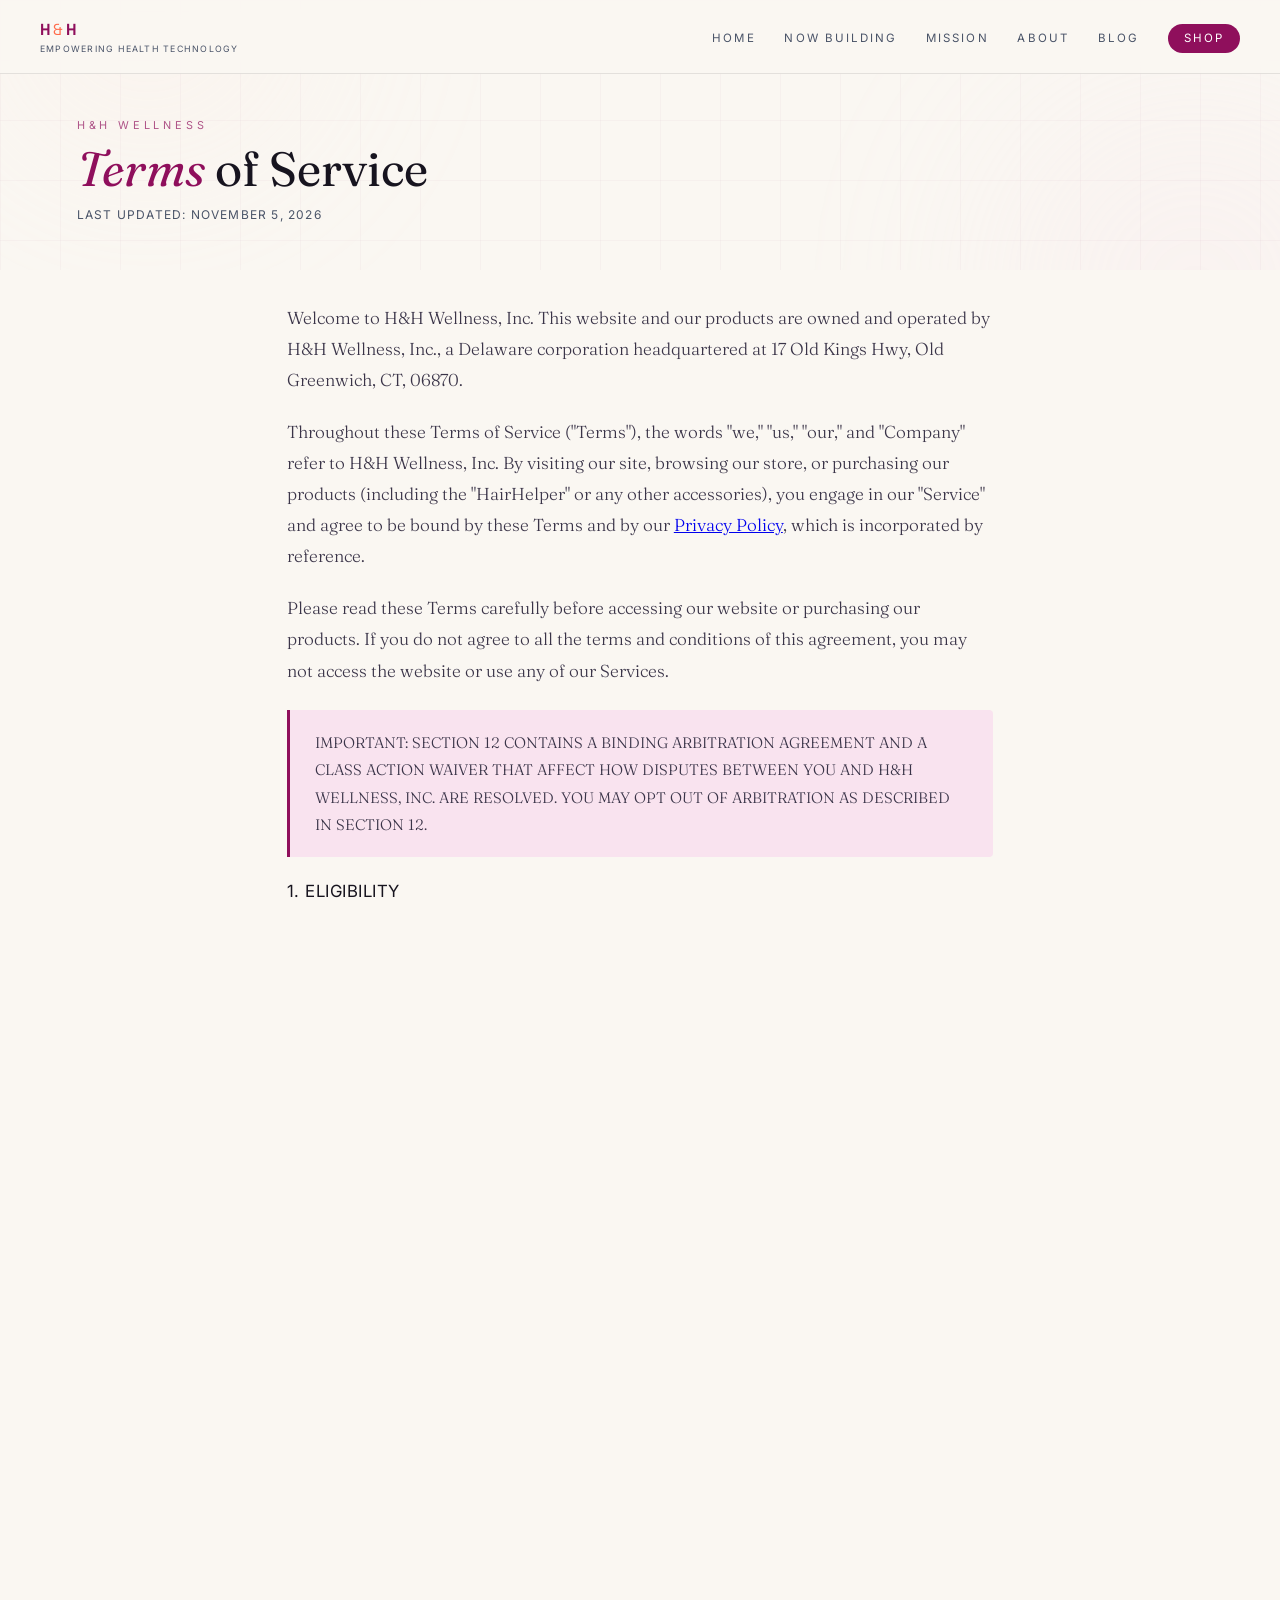
<file: terms.html>
<!DOCTYPE html>
<html lang="en">
<head>
  <meta charset="UTF-8" />
  <meta name="viewport" content="width=device-width, initial-scale=1.0" />

  <title>Terms of Service | H&H Wellness</title>
  <meta name="description" content="Terms of Service for H&H Wellness, Inc., maker of HairHelper. Please read these terms carefully before using our website or purchasing our products." />
  <meta name="robots" content="index, follow" />
  <link rel="canonical" href="https://hhwellness.live/terms.html" />

  <meta property="og:title" content="Terms of Service | H&H Wellness" />
  <meta property="og:description" content="Terms of Service for H&H Wellness, Inc., maker of HairHelper." />
  <meta property="og:type" content="website" />
  <meta property="og:url" content="https://hhwellness.live/terms.html" />

  <link rel="preconnect" href="https://fonts.googleapis.com" />
  <link rel="preconnect" href="https://fonts.gstatic.com" crossorigin />
  <link href="https://fonts.googleapis.com/css2?family=Fraunces:ital,opsz,wght@0,9..144,300;0,9..144,400;0,9..144,500;0,9..144,600;1,9..144,400;1,9..144,500&family=Space+Grotesk:wght@400;500;700&family=Inter:wght@300;400;500;600&display=swap" rel="stylesheet" />
  <link rel="stylesheet" href="styles.css" />

  <script type="application/ld+json">
  {
    "@context": "https://schema.org",
    "@type": "WebPage",
    "name": "Terms of Service",
    "url": "https://hhwellness.live/terms.html",
    "publisher": {
      "@type": "Organization",
      "name": "H&H Wellness",
      "url": "https://hhwellness.live"
    }
  }
  </script>

  <style>
    .legal-hero {
      min-height: 30vh; display: flex; flex-direction: column;
      justify-content: flex-end; padding: 7rem 6vw 3rem; position: relative; overflow: hidden;
    }
    .legal-hero-content { position: relative; z-index: 2; max-width: 760px; }
    .legal-hero .eyebrow { margin-bottom: 0.5rem; }
    .legal-hero h1 {
      font-family: var(--font-display); font-size: clamp(1.8rem, 4vw, 3rem);
      font-weight: 400; line-height: 1.2; color: var(--text-primary); margin: 0.5rem 0 0.6rem;
    }
    .legal-hero h1 em { font-style: italic; color: var(--pink-deep); }
    .legal-updated {
      font-size: 0.75rem; letter-spacing: 0.1em; text-transform: uppercase; color: var(--text-muted);
    }

    .legal-layout {
      padding: 2rem 6vw 5rem; max-width: 860px; margin: 0 auto;
    }
    .legal-body {
      font-family: var(--font-display); font-size: 1.08rem; font-weight: 300;
      color: var(--text-secondary); line-height: 1.8;
    }
    .legal-body p { margin: 0 0 1.3rem; }
    .legal-body h2 {
      font-family: var(--font-sans); font-size: 1.05rem; font-weight: 400;
      letter-spacing: 0.03em; color: var(--text-primary); margin: 2.4rem 0 1rem; line-height: 1.3;
    }
    .legal-body h2:first-of-type { margin-top: 1rem; }
    .legal-body ul { list-style: none; padding: 0; margin: 0 0 1.3rem; }
    .legal-body ul li {
      padding-left: 1.5rem; position: relative; margin-bottom: 0.7rem;
    }
    .legal-body ul li::before {
      content: '◈'; position: absolute; left: 0;
      color: var(--pink-deep); font-size: 0.65rem; top: 0.4em; opacity: 0.7;
    }
    .legal-body strong { color: var(--text-primary); font-weight: 600; }
    .legal-callout {
      background: var(--pink-pale); border-left: 3px solid var(--pink-deep);
      border-radius: 0 4px 4px 0; padding: 1.2rem 1.6rem; margin: 1.5rem 0;
      font-size: 0.95rem; color: var(--text-secondary);
    }
    .legal-address {
      font-style: normal; line-height: 1.7;
    }
    .legal-nav {
      display: flex; justify-content: space-between; align-items: center;
      margin-top: 3rem; padding-top: 2rem; border-top: 1px solid var(--border); gap: 1rem;
      font-family: var(--font-sans);
    }
    .legal-nav a {
      font-size: 0.75rem; letter-spacing: 0.1em; text-transform: uppercase;
      color: var(--pink-deep); text-decoration: none;
      border-bottom: 1px solid var(--border-pink); padding-bottom: 2px; transition: color 0.2s;
    }
    .legal-nav a:hover { color: var(--purple); }
  </style>
</head>
<body>

  <!-- NAV -->
  <nav class="nav">
    <div class="nav-brand"><div class="nav-logo">H<span class="amp">&</span>H</div><div class="nav-tagline">Empowering Health Technology</div></div>
    <ul class="nav-links">
      <li><a href="index.html">Home</a></li>
      <li><a href="building.html">Now Building</a></li>
      <li><a href="mission.html">Mission</a></li>
      <li><a href="about.html">About</a></li>
      <li><a href="blog.html">Blog</a></li>
      <li><a href="hairhelper.html" class="nav-shop">Shop</a></li>
    </ul>
    <button class="nav-hamburger" aria-label="Toggle menu"><span></span><span></span><span></span></button>
  </nav>
  <div class="nav-drawer">
    <ul class="nav-drawer-links">
      <li><a href="index.html">Home</a></li>
      <li><a href="building.html">Now Building</a></li>
      <li><a href="mission.html">Mission</a></li>
      <li><a href="about.html">About</a></li>
      <li><a href="blog.html">Blog</a></li>
      <li><a href="hairhelper.html" class="nav-shop">Shop</a></li>
    </ul>
  </div>

  <!-- LEGAL HERO -->
  <section class="legal-hero">
    <div class="bg-canvas">
      <div class="orb orb-1" style="top:-5%;left:70%;"></div>
      <div class="orb orb-2" style="bottom:5%;left:-8%;"></div>
      <svg class="grid-svg" xmlns="http://www.w3.org/2000/svg" width="100%" height="100%">
        <defs><pattern id="gridTerms" width="60" height="60" patternUnits="userSpaceOnUse">
          <path d="M 60 0 L 0 0 0 60" fill="none" stroke="rgba(143,15,92,0.06)" stroke-width="1"/>
        </pattern></defs>
        <rect width="100%" height="100%" fill="url(#gridTerms)" />
      </svg>
    </div>
    <div class="legal-hero-content">
      <div class="eyebrow">H&H Wellness</div>
      <h1><em>Terms</em> of Service</h1>
      <div class="legal-updated">Last Updated: November 5, 2026</div>
    </div>
  </section>

  <!-- LEGAL LAYOUT -->
  <div class="legal-layout">
    <div class="legal-body">

      <p>Welcome to H&H Wellness, Inc. This website and our products are owned and operated by H&H Wellness, Inc., a Delaware corporation headquartered at 17 Old Kings Hwy, Old Greenwich, CT, 06870.</p>

      <p>Throughout these Terms of Service ("Terms"), the words "we," "us," "our," and "Company" refer to H&H Wellness, Inc. By visiting our site, browsing our store, or purchasing our products (including the "HairHelper" or any other accessories), you engage in our "Service" and agree to be bound by these Terms and by our <a href="privacy.html">Privacy Policy</a>, which is incorporated by reference.</p>

      <p>Please read these Terms carefully before accessing our website or purchasing our products. If you do not agree to all the terms and conditions of this agreement, you may not access the website or use any of our Services.</p>

      <div class="legal-callout">IMPORTANT: SECTION 12 CONTAINS A BINDING ARBITRATION AGREEMENT AND A CLASS ACTION WAIVER THAT AFFECT HOW DISPUTES BETWEEN YOU AND H&H WELLNESS, INC. ARE RESOLVED. YOU MAY OPT OUT OF ARBITRATION AS DESCRIBED IN SECTION 12.</div>

      <h2 id="eligibility">1. ELIGIBILITY</h2>
      <p>You must be at least 18 years old, or the age of majority where you live, to purchase our products. By placing an order, you represent that you meet this requirement and that the information you provide is accurate and complete.</p>

      <h2 id="medical">2. HEALTH AND MEDICAL DISCLAIMER</h2>
      <ul>
        <li><strong>Not a Medical Device:</strong> The HairHelper and any other products sold by H&H Wellness, Inc. are consumer hair accessories. They are not medical devices, are not cleared or approved by the FDA, and are not intended to diagnose, treat, cure, mitigate, or prevent any medical condition, injury, or disease, including but not limited to adhesive capsulitis ("frozen shoulder"), stroke, spinal cord injury, or post-surgical recovery. References on our website to specific conditions describe the people we had in mind when designing our products; they are not claims that our products treat or improve those conditions.</li>
        <li><strong>No Medical Advice:</strong> Any information, text, graphics, images, blog articles, or marketing materials provided on our website, in our instructional guide, or on packaging are for informational purposes only. Nothing contained on our site or communicated by our team constitutes medical advice, a medical recommendation, or a professional opinion, and no doctor–patient or therapist–patient relationship is created by your use of our site or products.</li>
        <li><strong>Consult Your Physician:</strong> If you suffer from frozen shoulder, limited mobility, or any other physical injury or medical condition, or are recovering from surgery, you are strongly advised to consult with a qualified healthcare professional, physician, physical therapist, or occupational therapist before using our products, and to follow any movement restrictions they give you.</li>
        <li><strong>Individual Results Vary:</strong> Every body is different. We do not guarantee that any product will be suitable for, usable by, or comfortable for any particular person, condition, hair type, or range of motion.</li>
        <li><strong>Products in Development:</strong> Any product described on our website as "in development," including the Caesarean Delivery Glove, is investigational, has not been cleared or approved by the FDA, has not been shown to be safe or effective, and is not offered for sale.</li>
      </ul>

      <h2 id="safety">3. PRODUCT SAFETY AND ASSUMPTION OF RISK</h2>
      <ul>
        <li><strong>Follow the Instructions:</strong> You agree to use our products only as described in our instructional guide and product materials, and to read all safety notes before use.</li>
        <li><strong>Safety Warnings:</strong> HairHelper contains cords that can present a strangulation hazard. Keep it away from children and pets; it is not a toy. Do not sleep while wearing it, do not wrap the cords around the neck, do not over-tighten, and stop using it if it is damaged, does not lock properly, or causes pain, discomfort, or irritation.</li>
        <li><strong>Assumption of Risk:</strong> To the maximum extent permitted by law, you assume all physical and medical risks associated with the use or misuse of our products, including use contrary to our instructions, use by or around children, use after the product is damaged, or use in a manner that is inconsistent with your healthcare provider's advice.</li>
      </ul>

      <h2 id="presale">4. ORDERING, PRICING, AND SHIPPING</h2>
      <ul>
        <li><strong>Price:</strong> HairHelper is offered at a price of $15 (USD, plus any applicable shipping and taxes shown at checkout), while supplies last. Prices may change from time to time.</li>
        <li><strong>Payment:</strong> Your payment method is charged when you place your order.</li>
        <li><strong>Shipping Date:</strong> We will ship all orders within 4 business days of the date you place your order. Delivery times after shipment depend on the carrier. If we are unable to ship your order within that time, we will notify you by email and give you the choice to agree to a revised shipping date or to cancel your order for a full refund. If you do not respond, we may cancel your order and issue a full refund.</li>
        <li><strong>Cancellations:</strong> You may cancel an order at any time before it ships for a full refund to your original payment method. Refunds are issued promptly after cancellation, though your bank may take additional time to post the credit.</li>
        <li><strong>Product Changes:</strong> HairHelper is a new product, and its final materials, colors, sizing, packaging, and minor design details may differ from images and descriptions shown on our website. If a change is material, we will notify you before shipping and you may cancel for a full refund.</li>
      </ul>

      <h2 id="proceeds">5. USE OF PROCEEDS</h2>
      <p>Net proceeds from HairHelper sales are reinvested into H&H Wellness, Inc.'s research and development of products and technologies addressing women's health. "Net proceeds" means revenue remaining after the costs of manufacturing, packaging, shipping and fulfillment, payment processing, taxes, and the ordinary operating expenses of making and selling the product. We decide in our sole discretion which research and development projects to fund and how much to allocate to each, and we do not promise any particular project, result, or timeline.</p>
      <p>H&H Wellness, Inc. is a for-profit company. Purchases are sales of a product; they are not charitable donations, are not tax-deductible, and do not give you any ownership, equity, profit share, or other financial interest in the Company, its research, or any future product.</p>

      <h2 id="billing">6. BILLING AND PAYMENT PROCESSING</h2>
      <ul>
        <li><strong>Third-Party Processing:</strong> We utilize secure, third-party payment gateways (such as Stripe) to process all financial transactions. H&H Wellness, Inc. does not store, collect, or retain your credit card numbers or full financial credentials on our servers.</li>
        <li><strong>Order Acceptance:</strong> We reserve the right to refuse or cancel any order you place with us. We may, in our sole discretion, limit or cancel quantities purchased per person, per household, or per order. If we cancel an order after you have been charged, we will issue a full refund to the original payment method.</li>
        <li><strong>Pricing Accuracy:</strong> Prices for our products are subject to change without notice. In the event a product is listed at an incorrect price due to a typographical error, we reserve the right to cancel any orders placed for the product listed at the incorrect price, even if the order has been confirmed and your payment processed. If your payment has already been processed, we will issue a full refund to the original payment method.</li>
      </ul>

      <h2 id="returns">7. RETURNS AND REFUNDS</h2>
      <ul>
        <li><strong>Unused Items:</strong> Because HairHelper is a personal hair-care item, for hygiene reasons we can accept returns only of unused items in their original packaging, requested within 30 days of delivery. Approved returns are refunded to the original payment method, less original shipping charges.</li>
        <li><strong>Defective Items:</strong> If your product arrives defective or damaged, contact us within 30 days of delivery and we will, at our option, replace it or refund the purchase price.</li>
      </ul>

      <h2 id="shipping">8. SHIPPING AND RISK OF LOSS</h2>
      <ul>
        <li><strong>Transfer of Ownership:</strong> To the extent permitted by applicable law, all risk of loss and title for physical items purchased from H&H Wellness, Inc. pass to you, the buyer, the moment we deliver the package to our third-party shipping carrier (e.g., USPS, UPS, FedEx).</li>
        <li><strong>Delivery Issues:</strong> To the extent permitted by applicable law, we are not responsible for packages that are delayed, lost, damaged, or stolen in transit once they are in the possession of the shipping carrier. Any claims for transit damage or missing packages must be filed directly by the buyer with the respective shipping carrier. We will provide tracking information and reasonable assistance with any carrier claim.</li>
      </ul>

      <h2 id="warranties">9. DISCLAIMER OF WARRANTIES</h2>
      <div class="legal-callout">PLEASE READ THIS SECTION CAREFULLY.</div>
      <p>EXCEPT AS EXPRESSLY STATED IN SECTION 7 (DEFECTIVE ITEMS), OUR WEBSITE, CONTENT, AND PRODUCTS ARE PROVIDED "AS IS" AND "AS AVAILABLE." TO THE MAXIMUM EXTENT PERMITTED BY APPLICABLE LAW, H&H WELLNESS, INC. DISCLAIMS ALL OTHER WARRANTIES, EXPRESS OR IMPLIED, INCLUDING ANY IMPLIED WARRANTIES OF MERCHANTABILITY, FITNESS FOR A PARTICULAR PURPOSE, TITLE, AND NON-INFRINGEMENT. WE DO NOT WARRANT THAT ANY PRODUCT WILL MEET YOUR NEEDS, WILL BE SUITABLE FOR ANY MEDICAL CONDITION OR RANGE OF MOTION, OR WILL PRODUCE ANY PARTICULAR RESULT, OR THAT OUR WEBSITE WILL BE UNINTERRUPTED, ERROR-FREE, OR FREE OF HARMFUL COMPONENTS. Some jurisdictions do not allow the exclusion of implied warranties, so some of the above exclusions may not apply to you.</p>

      <h2 id="liability">10. LIMITATION OF LIABILITY</h2>
      <div class="legal-callout">PLEASE READ THIS SECTION CAREFULLY. IT LIMITS THE FINANCIAL LIABILITY OF H&H WELLNESS, INC.</div>
      <ul>
        <li><strong>Financial Cap on Liability:</strong> To the maximum extent permitted by applicable law, in no event shall H&H Wellness, Inc., its directors, officers, employees, affiliates, agents, or suppliers be liable for any injury, loss, claim, or any direct, indirect, incidental, punitive, special, or consequential damages of any kind—including, without limitation, lost profits, lost revenue, personal injury, pain and suffering, emotional distress, or property damage—arising from your use of, misuse of, or inability to use our products or website, or from any content on our website.</li>
        <li><strong>Maximum Payout:</strong> If, despite the limitations above, H&H Wellness, Inc. is found legally liable to a buyer, the Company's total aggregate liability shall be strictly limited to the exact dollar amount paid by the buyer to H&H Wellness, Inc. for the specific product giving rise to the claim.</li>
        <li><strong>Where Limits Do Not Apply:</strong> Some jurisdictions do not allow the exclusion or limitation of certain damages, such as liability for death or personal injury caused by negligence, gross negligence, or willful misconduct. In those jurisdictions, our liability is limited to the smallest amount permitted by law, and nothing in these Terms limits any rights you have that cannot be waived under applicable law.</li>
      </ul>

      <h2 id="indemnification">11. INDEMNIFICATION</h2>
      <p>You agree to indemnify, defend, and hold harmless H&H Wellness, Inc. and our parent, subsidiaries, affiliates, partners, officers, directors, agents, contractors, and employees from any claim or demand—including reasonable attorneys' fees—made by any third party due to or arising out of your breach of these Terms of Service, your misuse of our products, or your violation of any law or the rights of a third party.</p>

      <h2 id="arbitration">12. DISPUTE RESOLUTION, BINDING ARBITRATION, AND CLASS ACTION WAIVER</h2>
      <ul>
        <li><strong>Informal Resolution First:</strong> Before filing any claim, you and we each agree to try to resolve the dispute informally by sending a written notice describing the dispute and the relief requested to the other party (our contact information is in Section 19). If the dispute is not resolved within 30 days after the notice is received, either party may begin arbitration.</li>
        <li><strong>Agreement to Arbitrate:</strong> Except as provided below, any dispute, claim, or controversy arising out of or relating to these Terms, our website, or our products (including claims for personal injury and claims about the validity or scope of this arbitration agreement) will be resolved by final and binding individual arbitration administered by the American Arbitration Association ("AAA") under its Consumer Arbitration Rules then in effect. The Federal Arbitration Act governs this Section. The arbitration will take place in the county where you live or by video or telephone, unless the parties agree otherwise. Payment of filing and arbitrator fees will be governed by the AAA's rules.</li>
        <li><strong>Exceptions:</strong> Either party may bring an individual claim in small claims court if it qualifies, and either party may seek relief in court for infringement or misuse of intellectual property.</li>
        <li><strong>Class Action Waiver:</strong> YOU AND H&H WELLNESS, INC. AGREE THAT EACH MAY BRING CLAIMS AGAINST THE OTHER ONLY IN AN INDIVIDUAL CAPACITY, AND NOT AS A PLAINTIFF OR CLASS MEMBER IN ANY PURPORTED CLASS, COLLECTIVE, CONSOLIDATED, OR REPRESENTATIVE PROCEEDING. The arbitrator may not consolidate claims of more than one person. If this class action waiver is found unenforceable as to any claim, that claim must be severed and decided in court under Section 13, and the rest of this Section will still apply.</li>
        <li><strong>Jury Trial Waiver:</strong> TO THE EXTENT ANY CLAIM PROCEEDS IN COURT, YOU AND WE EACH WAIVE ANY RIGHT TO A JURY TRIAL.</li>
        <li><strong>30-Day Right to Opt Out:</strong> You may opt out of this arbitration agreement by sending a written notice, including your name, address, and order number, to <a href="mailto:hannah.hhwellness@gmail.com">hannah.hhwellness@gmail.com</a> or to the mailing address in Section 19 within 30 days after you first accept these Terms. Opting out will not affect any other part of these Terms.</li>
      </ul>

      <h2 id="law">13. GOVERNING LAW AND JURISDICTION</h2>
      <p>These Terms of Service and any separate agreements whereby we provide you products or Services shall be governed by, interpreted, and enforced in accordance with the laws of the State of Delaware, without regard to its conflict of law principles. Subject to Section 12, any legal action, suit, or proceeding arising out of or relating to these Terms or our products must be brought exclusively in a state or federal court located in Delaware or the State of Connecticut, and you consent to the personal jurisdiction of those courts.</p>

      <h2 id="ip">14. INTELLECTUAL PROPERTY</h2>
      <p>All content on our website and in our product materials—including text, graphics, logos, product names, designs, images, video, and the instructional guide—is owned by or licensed to H&H Wellness, Inc. and is protected by copyright, trademark, and other laws. HairHelper's design and mechanism are the subject of a pending patent application. You may view and print our content for personal, non-commercial use only. You may not copy, reproduce, reverse engineer, manufacture, sell, or create derivative works from our content or product designs without our prior written permission.</p>

      <h2 id="feedback">15. FEEDBACK</h2>
      <p>If you send us comments, ideas, suggestions, or other feedback about our products or website (including feedback from users, caregivers, or clinicians), you agree that we may use it for any purpose without restriction or compensation to you. Please do not send us confidential information or personal health information.</p>

      <h2 id="website">16. USE OF OUR WEBSITE AND THIRD-PARTY SERVICES</h2>
      <p>You agree not to use our website for any unlawful purpose, to interfere with its security or operation, to submit false orders, or to attempt to access systems or data without authorization. Our website links to or embeds third-party services (such as Stripe, YouTube, and Google reCAPTCHA). We do not control and are not responsible for third-party websites or services, and your use of them is governed by their own terms and privacy policies.</p>

      <h2 id="changes">17. CHANGES TO THESE TERMS</h2>
      <p>We may update these Terms from time to time. The updated version will be posted on this page with a new "Last Updated" date and will apply to orders placed and website use after it is posted. The Terms in effect when you placed an order will govern that order.</p>

      <h2 id="misc">18. GENERAL TERMS</h2>
      <ul>
        <li><strong>Severability:</strong> If any provision of these Terms is found unenforceable, that provision will be enforced to the maximum extent permissible, and the remaining provisions will remain in full force and effect.</li>
        <li><strong>Entire Agreement:</strong> These Terms and our Privacy Policy are the entire agreement between you and us regarding their subject matter and supersede any prior statements or agreements.</li>
        <li><strong>No Waiver:</strong> Our failure to enforce any right or provision of these Terms is not a waiver of that right or provision.</li>
        <li><strong>Force Majeure:</strong> We are not liable for delays or failures in performance caused by events beyond our reasonable control, including supplier or manufacturing delays, carrier disruptions, natural disasters, or government action. Your cancellation and refund rights under Section 4 still apply.</li>
        <li><strong>Assignment:</strong> You may not assign these Terms without our written consent. We may assign these Terms in connection with a merger, acquisition, or sale of assets.</li>
      </ul>

      <h2 id="contact">19. CONTACT INFORMATION</h2>
      <p>Questions about these Terms of Service, cancellation or refund requests, and any legal notices (including arbitration opt-out notices) should be sent to <a href="mailto:hannah.hhwellness@gmail.com">hannah.hhwellness@gmail.com</a> or mailed to our corporate headquarters at:</p>
      <p class="legal-address">
        H&H Wellness, Inc.<br/>
        17 Old Kings Hwy<br/>
        Old Greenwich, CT 06870
      </p>

      <div class="legal-nav">
        <a href="privacy.html">Privacy Policy →</a>
        <a href="index.html">← Back to Home</a>
      </div>

    </div>
  </div>

  <footer>
    <div class="footer-links">
      <a href="privacy.html">Privacy Policy</a>
      <span class="footer-dot">·</span>
      <a href="terms.html">Terms of Service</a>
      <span class="footer-dot">·</span>
      <a href="mailto:hannah.hhwellness@gmail.com">Contact</a>
    </div>
    <p class="footer-disclaimer" style="max-width:760px;margin:0 auto 0.9rem;font-size:0.72rem;line-height:1.55;opacity:0.8;">HairHelper is a consumer hair accessory. It is not a medical device, is not cleared or approved by the FDA, and is not intended to diagnose, treat, cure, mitigate, or prevent any disease or condition. Content on this site is for general information only and is not medical advice; talk with your healthcare provider about your situation. Individual results vary. The Caesarean Delivery Glove is an investigational device in development and is not available for sale.</p>
    &copy; 2026 H&amp;H Wellness, Inc. All rights reserved.
  </footer>
  <script src="script.js"></script>
</body>
</html>
</file>
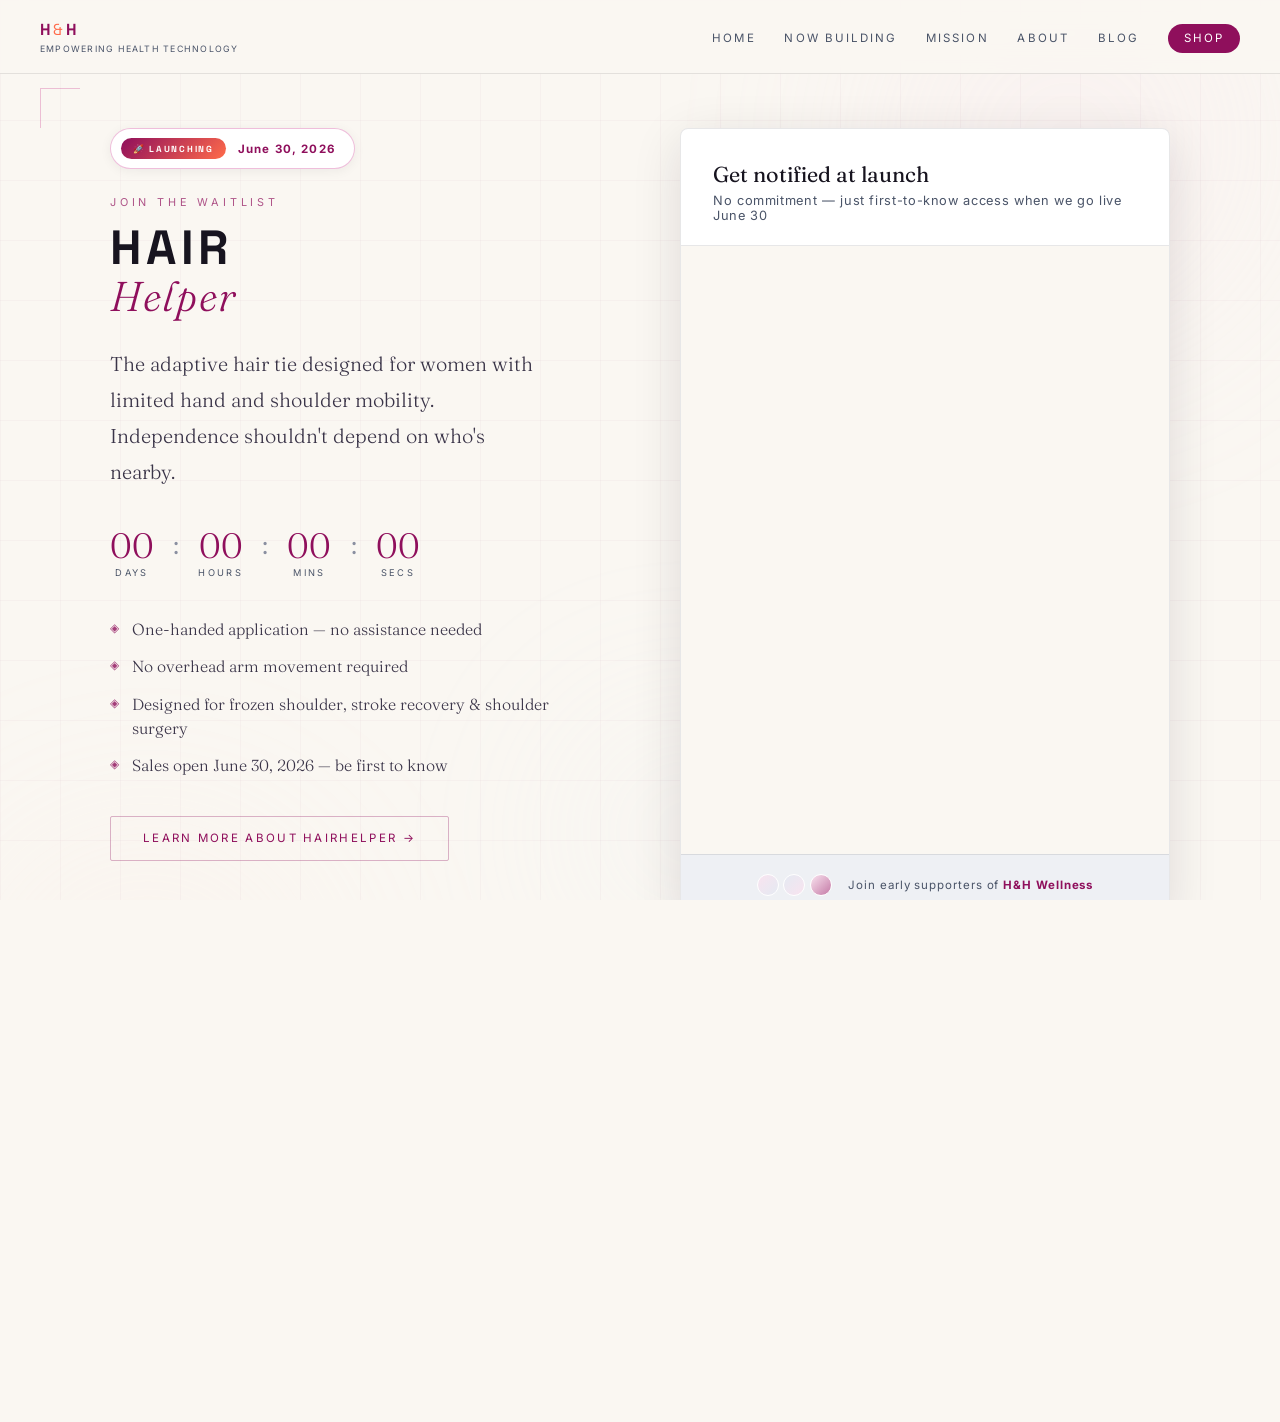
<file: waitlist.html>
<!DOCTYPE html>
<html lang="en">
<head>
  <meta charset="UTF-8" />
  <meta name="viewport" content="width=device-width, initial-scale=1.0" />

  <title>Join the HairHelper Waitlist — Adaptive Hair Tie for Frozen Shoulder | H&H Wellness</title>
  <meta name="description" content="Sign up for early access to HairHelper — an adaptive hair tie for women with frozen shoulder, stroke recovery, and shoulder mobility limitations. No commitment required." />
  <meta name="keywords" content="HairHelper waitlist, adaptive hair tie pre-order, hair tie frozen shoulder, hair accessories limited mobility, HairHelper launch, H&H Wellness waitlist" />
  <meta name="robots" content="index, follow" />
  <link rel="canonical" href="https://hhwellness.live/waitlist.html" />

  <meta property="og:title" content="Join the HairHelper Waitlist — Adaptive Hair Tie Launching June 30, 2026" />
  <meta property="og:description" content="Be first to know when HairHelper launches. The adaptive hair tie designed for women with frozen shoulder, stroke recovery, and shoulder mobility limitations." />
  <meta property="og:type" content="website" />
  <meta property="og:url" content="https://hhwellness.live/waitlist.html" />

  <link rel="preconnect" href="https://fonts.googleapis.com" />
  <link rel="preconnect" href="https://fonts.gstatic.com" crossorigin />
  <link href="https://fonts.googleapis.com/css2?family=Fraunces:ital,opsz,wght@0,9..144,300;0,9..144,400;0,9..144,500;0,9..144,600;1,9..144,400;1,9..144,500&family=Space+Grotesk:wght@400;500;700&family=Inter:wght@300;400;500;600&display=swap" rel="stylesheet" />
  <link rel="stylesheet" href="styles.css" />

  <script type="application/ld+json">
  {
    "@context": "https://schema.org",
    "@type": "Product",
    "name": "HairHelper",
    "description": "An adaptive hair tie for women with frozen shoulder, stroke recovery, and shoulder mobility limitations. A hybrid scrunchie-headband. Patent pending.",
    "brand": { "@type": "Brand", "name": "H&H Wellness" },
    "category": "Adaptive Daily Living Aid",
    "url": "https://hhwellness.live/waitlist.html",
    "offers": {
      "@type": "Offer",
      "availability": "https://schema.org/PreOrder",
      "availabilityStarts": "2026-06-30",
      "url": "https://hhwellness.live/waitlist.html"
    }
  }
  </script>

  <style>
    /* ── Waitlist page ── */
    .waitlist-hero {
      position: relative;
      min-height: 100vh;
      padding: 8rem 2rem 6rem;
      overflow: hidden;
      display: flex;
      flex-direction: column;
      align-items: center;
    }

    .waitlist-layout {
      position: relative;
      z-index: 2;
      display: grid;
      grid-template-columns: 1fr 1fr;
      gap: 5rem;
      max-width: 1060px;
      width: 100%;
      align-items: start;
    }

    .waitlist-copy {
      animation: fadeUp 1s cubic-bezier(0.16,1,0.3,1) both;
    }

    .waitlist-copy .page-title {
      font-family: var(--font-label);
      font-size: clamp(1.6rem, 4vw, 3rem);
      font-weight: 700;
      letter-spacing: 0.1em;
      text-transform: uppercase;
      color: var(--text-primary);
      margin: 0.8rem 0 0.4rem;
      line-height: 1.1;
    }

    .waitlist-copy .page-title em {
      display: block;
      font-family: var(--font-display);
      font-style: italic;
      font-size: clamp(1.4rem, 3.5vw, 2.6rem);
      font-weight: 300;
      letter-spacing: 0.04em;
      color: var(--pink-deep);
      text-transform: none;
    }

    .waitlist-copy .lead {
      font-family: var(--font-display);
      font-size: clamp(1rem, 1.8vw, 1.25rem);
      font-weight: 300;
      color: var(--text-secondary);
      line-height: 1.8;
      margin: 1.6rem 0 2.4rem;
      max-width: 440px;
    }

    .launch-pill {
      display: inline-flex;
      align-items: center;
      gap: 0.75rem;
      background: var(--bg-card);
      border: 1px solid var(--border-pink);
      border-radius: 50px;
      padding: 0.55rem 1.2rem 0.55rem 0.6rem;
      box-shadow: var(--shadow-sm);
      margin-bottom: 1.6rem;
    }
    .launch-pill-badge {
      background: linear-gradient(135deg, var(--pink-deep), var(--pink-soft));
      color: #fff;
      font-family: var(--font-label);
      font-size: 0.55rem;
      letter-spacing: 0.2em;
      text-transform: uppercase;
      padding: 0.3rem 0.75rem;
      border-radius: 20px;
      font-weight: 700;
      white-space: nowrap;
    }
    .launch-pill-text {
      font-family: var(--font-sans);
      font-size: 0.72rem;
      letter-spacing: 0.1em;
      color: var(--text-secondary);
    }
    .launch-pill-text strong { color: var(--pink-deep); }

    .feature-list {
      list-style: none;
      padding: 0;
      margin: 0 0 2.4rem;
      display: flex;
      flex-direction: column;
      gap: 0.85rem;
    }
    .feature-list li {
      display: flex;
      align-items: flex-start;
      gap: 0.8rem;
      font-family: var(--font-display);
      font-size: 1rem;
      font-weight: 300;
      color: var(--text-secondary);
      line-height: 1.5;
    }
    .feature-list li::before {
      content: '◈';
      color: var(--pink-deep);
      font-size: 0.75rem;
      flex-shrink: 0;
      margin-top: 0.15em;
      opacity: 0.8;
    }

    .countdown-row {
      display: flex;
      gap: 1.2rem;
      margin-bottom: 2.4rem;
    }
    .countdown-unit { text-align: center; }
    .countdown-num {
      font-family: var(--font-display);
      font-size: 2.2rem;
      font-weight: 300;
      color: var(--pink-deep);
      line-height: 1;
      display: block;
    }
    .countdown-label {
      font-size: 0.58rem;
      letter-spacing: 0.25em;
      text-transform: uppercase;
      color: var(--text-muted);
      display: block;
      margin-top: 0.25rem;
    }
    .countdown-sep {
      font-family: var(--font-display);
      font-size: 1.8rem;
      font-weight: 300;
      color: var(--text-faint);
      align-self: flex-start;
      margin-top: 0.1rem;
      line-height: 1;
    }

    .waitlist-form-wrap {
      animation: fadeUp 1s 0.2s cubic-bezier(0.16,1,0.3,1) both;
    }

    .form-card {
      background: var(--bg-card);
      border: 1px solid var(--border);
      border-radius: 8px;
      overflow: hidden;
      box-shadow: var(--shadow-lg);
    }

    .form-card-header {
      padding: 2rem 2rem 1.4rem;
      border-bottom: 1px solid var(--border);
    }
    .form-card-header h3 {
      font-family: var(--font-display);
      font-size: 1.35rem;
      font-weight: 400;
      color: var(--text-primary);
      margin: 0 0 0.3rem;
    }
    .form-card-header p {
      font-size: 0.8rem;
      color: var(--text-muted);
      letter-spacing: 0.05em;
    }

    .form-iframe-container {
      padding: 0;
      background: var(--bg);
    }
    .form-iframe-container iframe {
      display: block;
      width: 100%;
      border: none;
    }

    .social-strip {
      display: flex;
      align-items: center;
      justify-content: center;
      gap: 1rem;
      padding: 1.2rem 2rem;
      border-top: 1px solid var(--border);
      background: var(--bg-card-alt);
    }
    .social-strip-dots { display: flex; gap: 0.3rem; }
    .social-strip-dot {
      width: 22px; height: 22px;
      border-radius: 50%;
      border: 1.5px solid var(--bg-card);
      background: linear-gradient(135deg, var(--pink-pale), var(--purple-pale));
    }
    .social-strip-dot:nth-child(2) { background: linear-gradient(135deg, var(--purple-pale), var(--pink-pale)); }
    .social-strip-dot:nth-child(3) { background: linear-gradient(135deg, var(--pink-pale), var(--pink-deep) 200%); }
    .social-strip-text {
      font-size: 0.72rem;
      color: var(--text-muted);
      letter-spacing: 0.08em;
    }
    .social-strip-text strong { color: var(--pink-deep); }

    .waitlist-divider {
      position: relative;
      z-index: 2;
      width: 80px;
      height: 1px;
      background: linear-gradient(90deg, transparent, var(--pink), transparent);
      margin: 4rem 0 3rem;
    }

    .product-strip {
      position: relative;
      z-index: 2;
      max-width: 1060px;
      width: 100%;
      display: grid;
      grid-template-columns: repeat(3, 1fr);
      gap: 1.5rem;
      animation: fadeUp 1s 0.35s cubic-bezier(0.16,1,0.3,1) both;
    }
    .product-strip-card {
      background: var(--bg-card);
      border: 1px solid var(--border);
      border-radius: 8px;
      padding: 1.8rem 1.5rem;
      text-align: center;
      box-shadow: var(--shadow-sm);
    }
    .product-strip-icon {
      font-size: 1.4rem;
      color: var(--pink-deep);
      margin-bottom: 0.7rem;
    }
    .product-strip-card h4 {
      font-family: var(--font-display);
      font-size: 1.1rem;
      font-weight: 400;
      color: var(--text-primary);
      margin: 0 0 0.4rem;
    }
    .product-strip-card p {
      font-size: 0.8rem;
      color: var(--text-secondary);
      line-height: 1.65;
      margin: 0;
    }

    @media (max-width: 860px) {
      .waitlist-layout { grid-template-columns: 1fr; gap: 3rem; }
      .waitlist-copy .lead { max-width: 100%; }
      .product-strip { grid-template-columns: 1fr; }
    }
    @media (max-width: 480px) {
      .waitlist-hero { padding: 6.5rem 1.2rem 4rem; }
      .countdown-row { gap: 0.8rem; }
      .countdown-num { font-size: 1.8rem; }
    }
  </style>
</head>
<body>

  <!-- NAV -->
  <nav class="nav">
    <div class="nav-brand">
      <div class="nav-logo">H<span class="amp">&</span>H</div>
      <div class="nav-tagline">Empowering Health Technology</div>
    </div>
    <ul class="nav-links">
      <li><a href="index.html">Home</a></li>
      <li><a href="building.html">Now Building</a></li>
      <li><a href="mission.html">Mission</a></li>
      <li><a href="about.html">About</a></li>
      <li><a href="blog.html">Blog</a></li>
      <li><a href="hairhelper.html" class="nav-shop">Shop</a></li>
    </ul>
    <button class="nav-hamburger" aria-label="Toggle menu">
      <span></span><span></span><span></span>
    </button>
  </nav>
  <div class="nav-drawer">
    <ul class="nav-drawer-links">
      <li><a href="index.html">Home</a></li>
      <li><a href="building.html">Now Building</a></li>
      <li><a href="mission.html">Mission</a></li>
      <li><a href="about.html">About</a></li>
      <li><a href="blog.html">Blog</a></li>
      <li><a href="hairhelper.html" class="nav-shop">Shop</a></li>
    </ul>
  </div>

  <!-- WAITLIST HERO -->
  <section class="waitlist-hero">
    <div class="bg-canvas">
      <div class="orb orb-1" style="top:-12%;left:60%"></div>
      <div class="orb orb-2" style="bottom:5%;left:-8%"></div>
      <div class="orb orb-3" style="top:50%;left:40%"></div>
      <svg class="grid-svg" xmlns="http://www.w3.org/2000/svg" width="100%" height="100%">
        <defs>
          <pattern id="grid-wl" width="60" height="60" patternUnits="userSpaceOnUse">
            <path d="M 60 0 L 0 0 0 60" fill="none" stroke="rgba(143,15,92,0.06)" stroke-width="1"/>
          </pattern>
        </defs>
        <rect width="100%" height="100%" fill="url(#grid-wl)" />
      </svg>
    </div>

    <div class="waitlist-layout">

      <!-- LEFT: Copy -->
      <div class="waitlist-copy">
        <div class="launch-pill">
          <span class="launch-pill-badge">🚀 Launching</span>
          <span class="launch-pill-text"><strong>June 30, 2026</strong></span>
        </div>

        <div class="eyebrow">Join the Waitlist</div>
        <h1 class="page-title">
          Hair<em>Helper</em>
        </h1>

        <p class="lead">
          The adaptive hair tie designed for women with limited hand and shoulder mobility. Independence shouldn't depend on who's nearby.
        </p>

        <!-- Countdown -->
        <div class="countdown-row" id="countdown">
          <div class="countdown-unit">
            <span class="countdown-num" id="cd-days">10</span>
            <span class="countdown-label">Days</span>
          </div>
          <span class="countdown-sep">:</span>
          <div class="countdown-unit">
            <span class="countdown-num" id="cd-hours">00</span>
            <span class="countdown-label">Hours</span>
          </div>
          <span class="countdown-sep">:</span>
          <div class="countdown-unit">
            <span class="countdown-num" id="cd-mins">00</span>
            <span class="countdown-label">Mins</span>
          </div>
          <span class="countdown-sep">:</span>
          <div class="countdown-unit">
            <span class="countdown-num" id="cd-secs">00</span>
            <span class="countdown-label">Secs</span>
          </div>
        </div>

        <ul class="feature-list">
          <li>One-handed application — no assistance needed</li>
          <li>No overhead arm movement required</li>
          <li>Designed for frozen shoulder, stroke recovery &amp; shoulder surgery</li>
          <li>Sales open June 30, 2026 — be first to know</li>
        </ul>

        <a href="building.html" class="btn-ghost" style="font-size:0.72rem;">Learn more about HairHelper →</a>
      </div>

      <!-- RIGHT: Form -->
      <div class="waitlist-form-wrap">
        <div class="form-card">
          <div class="form-card-header">
            <h3>Get notified at launch</h3>
            <p>No commitment — just first-to-know access when we go live June 30</p>
          </div>

          <div class="form-iframe-container">
            <iframe
              src="https://docs.google.com/forms/d/e/1FAIpQLSfbrtY6VZUVFQC9cyEb4IOzE5KbMuFjPDORe5riisDyMUdrKQ/viewform?embedded=true"
              width="100%"
              height="608"
              frameborder="0"
              marginheight="0"
              marginwidth="0">Loading…</iframe>
          </div>

          <div class="social-strip">
            <div class="social-strip-dots">
              <div class="social-strip-dot"></div>
              <div class="social-strip-dot"></div>
              <div class="social-strip-dot"></div>
            </div>
            <span class="social-strip-text">Join early supporters of <strong>H&amp;H Wellness</strong></span>
          </div>
        </div>
      </div>

    </div>

    <div class="waitlist-divider"></div>

    <!-- Product highlights strip -->
    <div class="product-strip">
      <div class="product-strip-card">
        <div class="product-strip-icon">♀</div>
        <h4>Women-First Design</h4>
        <p>Built by women, for women — every detail considers the lived experience of our users.</p>
      </div>
      <div class="product-strip-card">
        <div class="product-strip-icon">◈</div>
        <h4>Adaptive Engineering</h4>
        <p>Flexible enough for daily wear, engineered for one-handed independence.</p>
      </div>
      <div class="product-strip-card">
        <div class="product-strip-icon">✦</div>
        <h4>Mission-Driven</h4>
        <p>A portion of every sale funds product donations to under-resourced communities worldwide.</p>
      </div>
    </div>

    <div class="corner corner-tl"></div>
    <div class="corner corner-br"></div>
  </section>

  <footer>
    <div class="footer-links">
      <a href="privacy.html">Privacy Policy</a>
      <span class="footer-dot">·</span>
      <a href="terms.html">Terms of Service</a>
    </div>
    &copy; 2026 H&amp;H Wellness. All rights reserved.
  </footer>

  <script src="script.js"></script>
  <script>
    function updateCountdown() {
      const target = new Date('2026-06-30T00:00:00-04:00').getTime();
      const now = Date.now();
      const diff = Math.max(0, target - now);
      const days  = Math.floor(diff / (1000 * 60 * 60 * 24));
      const hours = Math.floor((diff % (1000 * 60 * 60 * 24)) / (1000 * 60 * 60));
      const mins  = Math.floor((diff % (1000 * 60 * 60)) / (1000 * 60));
      const secs  = Math.floor((diff % (1000 * 60)) / 1000);
      const pad = n => String(n).padStart(2, '0');
      document.getElementById('cd-days').textContent  = pad(days);
      document.getElementById('cd-hours').textContent = pad(hours);
      document.getElementById('cd-mins').textContent  = pad(mins);
      document.getElementById('cd-secs').textContent  = pad(secs);
    }
    updateCountdown();
    setInterval(updateCountdown, 1000);
  </script>
</body>
</html>
</file>
<file: styles.css>
/* =============================================
   H&H WELLNESS — styles.css
   Theme: Light · Warm ivory & soft plum
   All pages unified — single consistent theme
   ============================================= */

*, *::before, *::after { box-sizing: border-box; margin: 0; padding: 0; }

:root {
  --bg:          #faf7f2;
  --bg-card:     #ffffff;
  --bg-card-alt: #eef0f4;
  --bg-hover:    #f7eef3;
  --bg-nav:      rgba(250,247,242,0.92);
  --bg-drawer:   rgba(250,247,242,0.98);

  --text-primary:   #17141f;
  --text-secondary: #3a3448;
  --text-muted:     #4a5468;
  --text-faint:     #8a8fa0;

  --pink:        #c6187e;
  --pink-soft:   #ff6b4a;
  --pink-deep:   #8f0f5c;
  --pink-pale:   #f9e3ef;
  --rose:        #ff6b4a;
  --rose-light:  #ff8f73;
  --rose-pale:   #ffe9e2;
  --purple:      #3d5a80;
  --purple-pale: #e4eaf2;

  --border:       rgba(23,20,31,0.1);
  --border-pink:  rgba(198,24,126,0.28);
  --border-rose:  rgba(255,107,74,0.25);
  --border-sage:  rgba(61,90,128,0.22);

  --shadow-sm: 0 2px 12px rgba(23,20,31,0.06);
  --shadow-md: 0 4px 30px rgba(23,20,31,0.09);
  --shadow-lg: 0 12px 50px rgba(23,20,31,0.12);

  --font-display: 'Fraunces', Georgia, serif;
  --font-sans:    'Inter', sans-serif;
  --font-label:   'Space Grotesk', sans-serif;
}

html, body {
  height: 100%;
  background: var(--bg);
  color: var(--text-primary);
  font-family: var(--font-sans);
  overflow-x: hidden;
}

/* =============================================
   NAV
   ============================================= */
.nav {
  position: fixed;
  top: 0; left: 0; right: 0;
  z-index: 100;
  display: flex;
  align-items: center;
  justify-content: space-between;
  padding: 1.2rem 2.5rem;
  background: var(--bg-nav);
  backdrop-filter: blur(12px);
  border-bottom: 1px solid var(--border);
  gap: 1rem;
}

.nav-brand {
  display: flex;
  flex-direction: column;
  align-items: flex-start;
  flex-shrink: 0;
}

.nav-logo {
  font-family: var(--font-label);
  font-size: 1rem;
  letter-spacing: 0.15em;
  color: var(--pink-deep);
  font-weight: 700;
}

.amp { color: var(--pink-soft); font-weight: 400; }
.amp-large { color: var(--pink-soft); }

.nav-tagline {
  font-family: var(--font-sans);
  font-size: 0.55rem;
  letter-spacing: 0.14em;
  text-transform: uppercase;
  color: var(--text-muted);
  margin-top: 0.15rem;
}

.nav-links {
  list-style: none;
  display: flex;
  gap: 1.8rem;
  flex-shrink: 0;
}

.nav-links a {
  text-decoration: none;
  font-family: var(--font-sans);
  font-size: 0.72rem;
  letter-spacing: 0.18em;
  text-transform: uppercase;
  color: var(--text-muted);
  transition: color 0.3s;
  position: relative;
  white-space: nowrap;
}

.nav-links a::after {
  content: '';
  position: absolute;
  bottom: -3px; left: 0; right: 100%;
  height: 1px;
  background: var(--pink);
  transition: right 0.3s ease;
}
.nav-links a:hover::after,
.nav-links a.active::after { right: 0; }
.nav-links a:hover,
.nav-links a.active { color: var(--pink-deep); }

/* ── Shop nav CTA ── */
.nav-links a.nav-shop {
  color: #fff;
  background: var(--pink-deep);
  padding: 0.45rem 1rem;
  border-radius: 20px;
  transition: background 0.3s, transform 0.2s;
}
.nav-links a.nav-shop::after { display: none; }
.nav-links a.nav-shop:hover { background: #6e0d46; color: #fff; transform: translateY(-1px); }
.nav-drawer-links a.nav-shop { color: var(--pink-deep); }
.nav-links a.nav-shop.active { background: #6e0d46; }
.nav-links a.nav-shop.active::after { display: none; }

/* ── Hamburger ── */
.nav-hamburger {
  display: none;
  flex-direction: column;
  justify-content: center;
  gap: 5px;
  background: none;
  border: none;
  cursor: pointer;
  padding: 4px;
  z-index: 101;
  flex-shrink: 0;
}
.nav-hamburger span {
  display: block; width: 22px; height: 1.5px;
  background: var(--pink-deep);
  border-radius: 2px;
  transition: transform 0.35s ease, opacity 0.35s ease, width 0.35s ease;
  transform-origin: center;
}
.nav-hamburger.is-open span:nth-child(1) { transform: translateY(6.5px) rotate(45deg); }
.nav-hamburger.is-open span:nth-child(2) { opacity: 0; width: 0; }
.nav-hamburger.is-open span:nth-child(3) { transform: translateY(-6.5px) rotate(-45deg); }

/* ── Mobile drawer ── */
.nav-drawer {
  display: none;
  position: fixed;
  inset: 0;
  background: var(--bg-drawer);
  backdrop-filter: blur(16px);
  z-index: 99;
  flex-direction: column;
  align-items: center;
  justify-content: center;
  gap: 2.5rem;
  opacity: 0;
  transform: translateY(-8px);
  transition: opacity 0.3s ease, transform 0.3s ease;
  pointer-events: none;
}
.nav-drawer.is-open { opacity: 1; transform: translateY(0); pointer-events: all; }
.nav-drawer-links {
  list-style: none;
  display: flex; flex-direction: column; align-items: center; gap: 2rem;
}
.nav-drawer-links a {
  text-decoration: none;
  font-family: var(--font-label);
  font-size: 1.2rem;
  letter-spacing: 0.3em;
  text-transform: uppercase;
  color: var(--text-secondary);
  transition: color 0.3s;
}
.nav-drawer-links a:hover,
.nav-drawer-links a.active { color: var(--pink-deep); }

/* =============================================
   SHARED BACKGROUND
   ============================================= */
.bg-canvas {
  position: absolute; inset: 0;
  overflow: hidden; pointer-events: none; z-index: 0;
}

.orb {
  position: absolute;
  border-radius: 50%;
  filter: blur(90px);
  opacity: 0.22;
}
.orb-1 {
  width: 600px; height: 600px;
  top: -15%; left: -10%;
  background: radial-gradient(circle, #f5d9e8 0%, transparent 70%);
  animation: drift 18s ease-in-out infinite alternate;
}
.orb-2 {
  width: 500px; height: 500px;
  bottom: -10%; right: -5%;
  background: radial-gradient(circle, #fce4dc 0%, transparent 70%);
  animation: drift 22s ease-in-out infinite alternate-reverse;
}
.orb-3 {
  width: 350px; height: 350px;
  top: 40%; left: 55%;
  background: radial-gradient(circle, #e8ecf2 0%, transparent 70%);
  animation: drift 14s ease-in-out infinite alternate;
}

@keyframes drift {
  from { transform: translate(0, 0) scale(1); }
  to   { transform: translate(40px, 30px) scale(1.08); }
}

.grid-svg { position: absolute; inset: 0; opacity: 1; }

.scan-line {
  position: absolute; left: 0; right: 0; height: 1px;
  background: linear-gradient(90deg, transparent, rgba(143,15,92,0.1), transparent);
  animation: scan 10s linear infinite;
}
@keyframes scan {
  from { top: -2%; opacity: 0; }
  10%  { opacity: 1; }
  90%  { opacity: 1; }
  to   { top: 102%; opacity: 0; }
}

/* =============================================
   SHARED DECORATIVE
   ============================================= */
.corner {
  position: absolute; width: 40px; height: 40px;
  opacity: 0.25; pointer-events: none;
}
.corner-tl { top: 5.5rem; left: 2.5rem; border-top: 1px solid var(--pink); border-left: 1px solid var(--pink); }
.corner-br { bottom: 2.5rem; right: 2.5rem; border-bottom: 1px solid var(--pink); border-right: 1px solid var(--pink); }

.section-line {
  width: 80px; height: 1px;
  background: linear-gradient(90deg, transparent, var(--pink), transparent);
}

.eyebrow {
  font-family: var(--font-sans);
  font-size: 0.68rem;
  letter-spacing: 0.35em;
  text-transform: uppercase;
  color: var(--pink-deep);
  opacity: 0.7;
}

@keyframes fadeUp {
  from { opacity: 0; transform: translateY(30px); }
  to   { opacity: 1; transform: translateY(0); }
}

/* =============================================
   BUTTONS
   ============================================= */
.btn-primary {
  display: inline-block; text-decoration: none;
  font-family: var(--font-sans); font-size: 0.75rem;
  letter-spacing: 0.2em; text-transform: uppercase;
  color: #fff; background: var(--pink-deep);
  padding: 0.9rem 2.2rem; border-radius: 2px;
  transition: background 0.3s, transform 0.2s;
}
.btn-primary:hover { background: #6e0d46; transform: translateY(-2px); }

.btn-ghost {
  display: inline-block; text-decoration: none;
  font-family: var(--font-sans); font-size: 0.75rem;
  letter-spacing: 0.2em; text-transform: uppercase;
  color: var(--pink-deep); border: 1px solid rgba(143,15,92,0.3);
  padding: 0.9rem 2rem; border-radius: 2px;
  transition: border-color 0.3s, color 0.3s, transform 0.2s;
}
.btn-ghost:hover { border-color: var(--pink-deep); color: #6e0d46; transform: translateY(-2px); }

/* =============================================
   FOOTER
   ============================================= */
footer {
  text-align: center;
  padding: 2rem 6vw;
  border-top: 1px solid var(--border);
  color: var(--text-faint);
  font-size: 0.75rem;
  letter-spacing: 0.1em;
  position: relative;
  z-index: 2;
  background: var(--bg);
}
.footer-links {
  display: flex; align-items: center; justify-content: center;
  gap: 0.6rem; margin-bottom: 0.8rem;
}
.footer-links a {
  color: var(--text-muted); text-decoration: none; letter-spacing: 0.08em;
  transition: color 0.2s;
}
.footer-links a:hover { color: var(--pink-deep); }
.footer-dot { color: var(--text-faint); }

/* =============================================
   HERO (INDEX)
   ============================================= */
.hero {
  position: relative; min-height: 100vh;
  display: flex; flex-direction: column;
  align-items: center; justify-content: center;
  overflow: hidden; text-align: center;
}

.rings-container {
  position: absolute; top: 50%; left: 50%;
  transform: translate(-50%, -50%);
  z-index: 1; pointer-events: none;
}
.ring {
  position: absolute; border-radius: 50%;
  top: 50%; left: 50%;
  transform: translate(-50%, -50%);
}
.ring-1 { width: 260px; height: 260px; animation: ring-spin 40s linear infinite; border: 1px solid rgba(143,15,92,0.12); }
.ring-2 { width: 420px; height: 420px; animation: ring-spin 60s linear infinite reverse; border: 1px solid rgba(143,15,92,0.07); }
.ring-3 { width: 590px; height: 590px; animation: ring-spin 80s linear infinite; border: 1px dashed rgba(143,15,92,0.08); }
.ring-4 { width: 780px; height: 780px; animation: ring-spin 100s linear infinite reverse; border: 1px solid rgba(143,15,92,0.04); }

@keyframes ring-spin {
  from { transform: translate(-50%, -50%) rotate(0deg); }
  to   { transform: translate(-50%, -50%) rotate(360deg); }
}

.center-symbol {
  position: absolute; top: 50%; left: 50%;
  transform: translate(-50%, -50%);
  width: 80px; opacity: 0.7;
}
.pulse-ring {
  animation: pulse 3s ease-in-out infinite;
  transform-origin: 50px 45px;
}
@keyframes pulse {
  0%, 100% { opacity: 0.4; }
  50% { opacity: 0.15; }
}

.hero-content {
  position: relative; z-index: 2;
  display: flex; flex-direction: column; align-items: center; gap: 1.2rem;
  animation: fadeUp 1.2s cubic-bezier(0.16, 1, 0.3, 1) both;
}

.hero-title { display: flex; flex-direction: column; align-items: center; line-height: 0.9; }

.title-line-1 {
  font-family: var(--font-label); font-size: clamp(4rem, 12vw, 9rem);
  font-weight: 700; letter-spacing: 0.1em; color: var(--text-primary);
}
.title-line-2 {
  font-family: var(--font-label); font-size: clamp(1rem, 3vw, 2.2rem);
  font-weight: 400; letter-spacing: 0.6em;
  color: var(--text-secondary); text-transform: uppercase; margin-top: 0.3em;
}

.hero-sub {
  font-family: var(--font-display); font-size: clamp(1.2rem, 2.5vw, 1.75rem);
  font-weight: 300; color: var(--text-secondary); line-height: 1.5; margin-top: 0.5rem;
}
.hero-sub em { font-style: italic; color: var(--pink-deep); }

.cta-row { display: flex; align-items: center; gap: 1.5rem; margin-top: 1rem; }
.cta-divider { width: 1px; height: 24px; background: var(--border); }

.data-strip {
  position: absolute; bottom: 2rem; left: 50%; transform: translateX(-50%);
  display: flex; gap: 2.5rem; z-index: 2;
  opacity: 0; animation: fadeUp 1s 0.6s ease both;
}
.data-item {
  display: flex; align-items: center; gap: 0.5rem;
  font-size: 0.68rem; letter-spacing: 0.2em; text-transform: uppercase;
  color: var(--text-muted); opacity: 0.7;
}
.dot { width: 5px; height: 5px; border-radius: 50%; background: var(--pink); animation: blink 2s ease-in-out infinite; }
.dot-2 { background: var(--purple); animation-delay: 0.7s; }
.dot-3 { background: var(--pink-soft); animation-delay: 1.4s; }

@keyframes blink {
  0%, 100% { opacity: 1; }
  50% { opacity: 0.3; }
}

/* =============================================
   LAUNCH BANNER
   ============================================= */
.launch-banner {
  position: relative; z-index: 2;
  display: inline-flex; align-items: center; gap: 1.2rem;
  background: var(--bg-card);
  border: 1px solid var(--border);
  border-radius: 50px; padding: 0.75rem 1.8rem;
  box-shadow: var(--shadow-md);
  margin-top: 0.5rem;
  animation: fadeUp 1.2s 0.4s cubic-bezier(0.16,1,0.3,1) both;
}
.launch-badge {
  background: linear-gradient(135deg, var(--pink-deep), var(--pink-soft));
  color: #fff; font-family: var(--font-sans); font-size: 0.6rem;
  letter-spacing: 0.2em; text-transform: uppercase;
  padding: 0.3rem 0.75rem; border-radius: 20px; font-weight: 600; white-space: nowrap;
}
.launch-text { font-family: var(--font-sans); font-size: 0.72rem; letter-spacing: 0.1em; color: var(--text-secondary); }
.launch-text strong { color: var(--pink-deep); font-weight: 600; }
.launch-divider { width: 1px; height: 16px; background: var(--border); }
.launch-waitlist {
  font-family: var(--font-sans); font-size: 0.65rem; letter-spacing: 0.15em;
  text-transform: uppercase; color: var(--pink);
}

/* =============================================
   ABOUT PAGE
   ============================================= */
.about-hero {
  position: relative; min-height: 100vh;
  display: flex; align-items: center; justify-content: center;
  padding: 8rem 2rem 5rem; overflow: hidden;
}
.about-content {
  position: relative; z-index: 2; max-width: 700px; width: 100%;
  text-align: center; display: flex; flex-direction: column;
  align-items: center; gap: 1.8rem;
  animation: fadeUp 1s cubic-bezier(0.16, 1, 0.3, 1) both;
}
.about-title {
  font-family: var(--font-label); font-size: clamp(2rem, 6vw, 4.5rem);
  font-weight: 700; letter-spacing: 0.1em; color: var(--text-primary);
  line-height: 1.05; text-transform: uppercase;
}
.about-title em {
  display: block; font-family: var(--font-display); font-style: italic;
  font-size: clamp(1.8rem, 5.5vw, 4rem); font-weight: 300;
  letter-spacing: 0.05em; color: var(--pink-deep); text-transform: none;
}

.founders-card {
  display: flex; flex-direction: column; align-items: center; gap: 1rem;
  background: var(--bg-card); border: 1px solid var(--border);
  border-radius: 6px; padding: 2.5rem 3.5rem; width: 100%; max-width: 480px;
  position: relative; box-shadow: var(--shadow-md);
}
.founders-card::before {
  content: ''; position: absolute; top: -1px; left: 20%; right: 20%;
  height: 2px; background: linear-gradient(90deg, transparent, var(--pink-soft), transparent);
}
.founders-icon svg { display: block; }
.founders-names {
  display: flex; align-items: center; gap: 1rem;
  font-family: var(--font-display); font-size: clamp(1.5rem, 4vw, 2.2rem);
  font-weight: 300; color: var(--text-primary); letter-spacing: 0.05em;
}
.founder-name { color: var(--text-primary); }
.and-sign { color: var(--pink-deep); font-family: var(--font-display); font-style: italic; font-size: 1.4em; opacity: 0.8; }
.founders-label { font-size: 0.7rem; letter-spacing: 0.3em; text-transform: uppercase; color: var(--pink-deep); opacity: 0.7; }

.mission-text {
  font-family: var(--font-display); font-size: clamp(1.1rem, 2.5vw, 1.45rem);
  font-weight: 300; font-style: normal; color: var(--text-secondary);
  line-height: 1.75; max-width: 560px; padding: 0 1rem; border: none; position: relative;
}
.mission-text::before {
  content: '\201C'; position: absolute; top: -0.5em; left: -0.2em;
  font-size: 4em; color: rgba(143,15,92,0.1);
  font-family: var(--font-display); line-height: 1; pointer-events: none;
}
.mission-text em { font-style: italic; color: var(--pink-deep); }

.pillars { display: flex; gap: 2.5rem; flex-wrap: wrap; justify-content: center; }
.pillar { display: flex; flex-direction: column; align-items: center; gap: 0.5rem; }
.pillar-icon { font-size: 1.1rem; color: var(--pink); opacity: 0.8; }
.pillar-label { font-size: 0.68rem; letter-spacing: 0.25em; text-transform: uppercase; color: var(--text-muted); }
.back-btn { margin-top: 0.5rem; font-size: 0.72rem; }

/* =============================================
   NOW BUILDING PAGE
   ============================================= */
.building-hero {
  position: relative; min-height: 100vh;
  padding: 8rem 2rem 6rem; overflow: hidden;
  display: flex; flex-direction: column; align-items: center;
}
.building-header {
  position: relative; z-index: 2; text-align: center;
  margin-bottom: 5rem;
  animation: fadeUp 1s cubic-bezier(0.16,1,0.3,1) both;
}
.building-header .page-title {
  font-family: var(--font-label); font-size: clamp(1.8rem, 5vw, 3.5rem);
  font-weight: 700; letter-spacing: 0.12em; color: var(--text-primary);
  text-transform: uppercase; margin-bottom: 1rem;
}
.building-header .page-title em {
  display: block; font-family: var(--font-display); font-style: italic;
  font-size: clamp(1.4rem, 4vw, 2.5rem); font-weight: 300;
  letter-spacing: 0.04em; color: var(--pink-deep); text-transform: none;
}
.building-header p {
  font-family: var(--font-display); font-size: 1.15rem;
  color: var(--text-secondary); max-width: 520px; margin: 1rem auto 0; line-height: 1.7;
}

.products-grid {
  position: relative; z-index: 2;
  display: grid; grid-template-columns: 1fr 1fr; gap: 2rem;
  max-width: 1000px; width: 100%;
  animation: fadeUp 1s 0.2s cubic-bezier(0.16,1,0.3,1) both;
}

.product-card {
  background: var(--bg-card); border: 1px solid var(--border);
  border-radius: 8px; padding: 3rem 2.5rem;
  position: relative; overflow: hidden;
  box-shadow: var(--shadow-sm);
  transition: transform 0.3s ease, box-shadow 0.3s ease, border-color 0.3s;
}
.product-card:hover { transform: translateY(-4px); box-shadow: var(--shadow-lg); border-color: var(--border-pink); }

.product-card::before {
  content: ''; position: absolute; top: 0; left: 0; right: 0; height: 3px;
}
.product-card.card-rose::before { background: linear-gradient(90deg, #e8b8dc, var(--pink-deep)); }
.product-card.card-sage::before { background: linear-gradient(90deg, #c8b0e8, var(--purple)); }
.product-card.card-sage { border-color: var(--border-sage); }

.patent-badge {
  display: inline-flex; align-items: center; gap: 0.4rem;
  font-size: 0.62rem; letter-spacing: 0.25em; text-transform: uppercase;
  padding: 0.35rem 0.8rem; border-radius: 20px; margin-bottom: 1.5rem;
  font-family: var(--font-sans);
}
.patent-badge::before { content: '◉'; font-size: 0.5rem; }
.patent-badge.rose { background: var(--pink-pale); color: var(--pink-deep); border: 1px solid rgba(143,15,92,0.2); }
.patent-badge.sage { background: var(--purple-pale); color: var(--purple); border: 1px solid var(--border-sage); }

.product-icon { width: 64px; height: 64px; margin-bottom: 1.5rem; opacity: 0.85; }

.product-name {
  font-family: var(--font-display); font-size: clamp(1.5rem, 3vw, 2rem);
  font-weight: 600; color: var(--text-primary); margin-bottom: 0.4rem; line-height: 1.1;
}
.product-subtitle {
  font-size: 0.7rem; letter-spacing: 0.2em; text-transform: uppercase;
  color: var(--pink-deep); margin-bottom: 1.5rem; font-family: var(--font-sans);
}
.product-card.card-sage .product-subtitle { color: var(--purple); }

.product-desc {
  font-family: var(--font-display); font-size: 1.05rem; font-weight: 300;
  color: var(--text-secondary); line-height: 1.8; margin-bottom: 2rem;
}
.product-desc strong { color: var(--text-primary); font-weight: 400; }

.product-divider { width: 40px; height: 1px; background: #ddd0ef; margin: 1.5rem 0; }
.product-card.card-sage .product-divider { background: #c8b0e8; }

.product-tags { display: flex; flex-wrap: wrap; gap: 0.5rem; }
.tag { font-size: 0.65rem; letter-spacing: 0.15em; text-transform: uppercase; padding: 0.3rem 0.8rem; border-radius: 2px; font-family: var(--font-sans); }
.tag-rose { background: var(--pink-pale); color: var(--pink-deep); }
.tag-sage { background: var(--purple-pale); color: var(--purple); }

/* =============================================
   BUILDING PAGE — section styles
   ============================================= */
.how-it-works { position:relative; z-index:2; padding:4rem 6vw; max-width:960px; margin:0 auto; }
.who-section  { position:relative; z-index:2; padding:0 6vw 4rem; max-width:960px; margin:0 auto; }
.faq-section  { position:relative; z-index:2; padding:0 6vw 5rem; max-width:960px; margin:0 auto; }

.section-eyebrow {
  font-family: var(--font-label); font-size: clamp(.75rem,1.2vw,1rem);
  letter-spacing:.2em; text-transform:uppercase; color:var(--text-muted); margin:0 0 .4rem;
}
.section-title {
  font-family: var(--font-display); font-size:clamp(1.8rem,3.5vw,2.6rem);
  font-weight:300; margin:0 0 2.5rem; color:var(--text-primary);
}
.section-title em { font-style:italic; color:var(--pink-deep); }

.steps-grid { display:grid; grid-template-columns:repeat(4,1fr); gap:1.2rem; margin-bottom:2rem; }
@media(max-width:700px){ .steps-grid{grid-template-columns:repeat(2,1fr);} }

.step-card {
  background:var(--bg-card); border:1px solid var(--border);
  border-radius:4px; padding:1.5rem 1.2rem 1.2rem; text-align:center;
  transition:border-color .3s, box-shadow .3s; box-shadow:var(--shadow-sm);
}
.step-card:hover { border-color:var(--border-pink); box-shadow:var(--shadow-md); }
.step-number { font-family:var(--font-label); font-size:.6rem; letter-spacing:.2em; color:var(--pink-deep); margin-bottom:1rem; text-transform:uppercase; }
.step-svg { margin:0 auto 1rem; display:block; }
.step-title { font-family:var(--font-display); font-size:1.05rem; color:var(--text-primary); font-weight:400; margin:0 0 .4rem; }
.step-desc { font-size:.78rem; color:var(--text-secondary); line-height:1.6; margin:0; }

.release-note {
  background:var(--pink-pale); border:1px solid var(--border-pink);
  border-radius:4px; padding:1.4rem 1.8rem; display:flex; align-items:center; gap:1.2rem;
}
.release-icon { font-size:1.4rem; flex-shrink:0; }
.release-note p { font-size:.88rem; color:var(--text-secondary); line-height:1.7; margin:0; }
.release-note strong { color:var(--text-primary); }

.who-title em { font-style:italic; color:var(--rose-light); }
.who-grid { display:grid; grid-template-columns:repeat(3,1fr); gap:1rem; }
@media(max-width:640px){ .who-grid{grid-template-columns:1fr;} }
.who-card {
  background:var(--rose-pale); border:1px solid var(--border-rose);
  border-radius:4px; padding:1.4rem 1.2rem; box-shadow:var(--shadow-sm);
}
.who-card-icon { font-size:1.4rem; margin-bottom:.8rem; }
.who-card h4 { font-family:var(--font-display); font-size:1.05rem; font-weight:400; color:var(--rose); margin:0 0 .5rem; }
.who-card p { font-size:.82rem; color:var(--text-secondary); line-height:1.65; margin:0; }

.faq-title em { font-style:italic; color:var(--pink-deep); }
.faq-list { display:flex; flex-direction:column; gap:.8rem; }
.faq-item {
  background:var(--bg-card); border:1px solid var(--border);
  border-radius:4px; overflow:hidden; box-shadow:var(--shadow-sm);
}
.faq-q {
  display:flex; justify-content:space-between; align-items:center;
  padding:1.1rem 1.4rem; cursor:pointer;
  font-family:var(--font-display); font-size:1.05rem;
  color:var(--text-primary); user-select:none; transition:background .2s;
}
.faq-q:hover { background:var(--bg-hover); }
.faq-q::after { content:'+'; color:var(--pink-deep); font-size:1.2rem; flex-shrink:0; transition:transform .3s; margin-left:1rem; }
.faq-item.open .faq-q::after { transform:rotate(45deg); }
.faq-a { max-height:0; overflow:hidden; transition:max-height .4s ease; font-size:.88rem; color:var(--text-secondary); line-height:1.75; }
.faq-item.open .faq-a { max-height:300px; }
.faq-a-inner { padding:0 1.4rem 1.2rem; }

/* =============================================
   MISSION PAGE
   ============================================= */
.mission-hero {
  position: relative; min-height: 100vh; padding: 8rem 2rem 6rem;
  overflow: hidden; display: flex; flex-direction: column; align-items: center;
}
.mission-header {
  position: relative; z-index: 2; text-align: center;
  max-width: 680px; margin-bottom: 5rem;
  animation: fadeUp 1s cubic-bezier(0.16,1,0.3,1) both;
}
.mission-header .page-title {
  font-family: var(--font-label); font-size: clamp(1.8rem, 5vw, 3.5rem);
  font-weight: 700; letter-spacing: 0.12em; color: var(--text-primary); text-transform: uppercase; margin: 0.8rem 0;
}
.mission-header .page-title em {
  display: block; font-family: var(--font-display); font-style: italic;
  font-size: clamp(1.5rem, 4.5vw, 3rem); font-weight: 300;
  letter-spacing: 0.04em; color: var(--pink-deep); text-transform: none;
}
.mission-header .lead {
  font-family: var(--font-display); font-size: clamp(1.1rem, 2.2vw, 1.4rem);
  font-weight: 300; color: var(--text-secondary); line-height: 1.8; margin-top: 1.2rem;
}

.mission-sections {
  position: relative; z-index: 2; display: flex; flex-direction: column;
  gap: 2rem; max-width: 800px; width: 100%;
  animation: fadeUp 1s 0.2s cubic-bezier(0.16,1,0.3,1) both;
}
.mission-block {
  background: var(--bg-card); border: 1px solid var(--border);
  border-radius: 8px; padding: 2.5rem 3rem;
  display: flex; gap: 2rem; align-items: flex-start;
  box-shadow: var(--shadow-sm);
  transition: transform 0.3s, box-shadow 0.3s;
}
.mission-block:hover { transform: translateY(-2px); box-shadow: var(--shadow-md); }
.mission-block.sage-block { border-color: var(--border-sage); }

.mission-block-icon {
  flex-shrink: 0; width: 52px; height: 52px; border-radius: 50%;
  display: flex; align-items: center; justify-content: center; font-size: 1.3rem;
}
.mission-block-icon.rose-icon { background: var(--pink-pale); color: var(--pink-deep); }
.mission-block-icon.sage-icon { background: var(--purple-pale); color: var(--purple); }

.mission-block-body h3 {
  font-family: var(--font-display); font-size: 1.4rem; font-weight: 600;
  color: var(--text-primary); margin-bottom: 0.6rem;
}
.mission-block-body p {
  font-family: var(--font-display); font-size: 1.05rem; font-weight: 300;
  color: var(--text-secondary); line-height: 1.8;
}
.mission-block-body p em { font-style: italic; color: var(--pink-deep); }
.mission-block.sage-block .mission-block-body p em { color: var(--purple); }

.mission-stat-row {
  display: grid; grid-template-columns: repeat(3, 1fr); gap: 1.5rem;
  max-width: 800px; width: 100%; position: relative; z-index: 2; margin-top: 1rem;
  animation: fadeUp 1s 0.35s cubic-bezier(0.16,1,0.3,1) both;
}
.stat-card {
  background: var(--bg-card); border: 1px solid var(--border);
  border-radius: 8px; padding: 2rem 1.5rem; text-align: center; box-shadow: var(--shadow-sm);
}
.stat-num {
  font-family: var(--font-display); font-size: 2.5rem; font-weight: 300;
  color: var(--pink-deep); line-height: 1; margin-bottom: 0.4rem;
}
.stat-label { font-size: 0.65rem; letter-spacing: 0.2em; text-transform: uppercase; color: var(--text-muted); }

/* =============================================
   BLOG PAGE
   ============================================= */
.blog-hero {
  min-height: 44vh; display: flex; flex-direction: column;
  justify-content: flex-end; padding: 7rem 6vw 3rem;
  position: relative; overflow: hidden;
}
.blog-hero-content { position: relative; z-index: 2; }
.blog-hero h1 {
  font-family: var(--font-label); font-size: clamp(2.2rem,5vw,4rem);
  font-weight: 700; letter-spacing: .04em; margin: .4rem 0 1rem; color: var(--text-primary);
}
.blog-hero h1 em { font-family: var(--font-display); font-style: italic; font-weight: 300; color: var(--pink-deep); }
.blog-hero p.lead { max-width: 520px; color: var(--text-secondary); font-size: .95rem; line-height: 1.7; }

.blog-layout {
  display: grid; grid-template-columns: 1fr 300px;
  gap: 3rem; padding: 3rem 6vw 5rem;
  max-width: 1200px; margin: 0 auto; position: relative; z-index: 2;
}
@media (max-width: 860px) { .blog-layout { grid-template-columns: 1fr; } .blog-sidebar { display: none; } }

.blog-feed { display: flex; flex-direction: column; gap: 2.5rem; }

.blog-card {
  background: var(--bg-card); border: 1px solid var(--border);
  border-radius: 4px; overflow: hidden; box-shadow: var(--shadow-sm);
  transition: border-color .3s, transform .3s, box-shadow .3s;
}
.blog-card:hover { border-color: var(--border-pink); transform: translateY(-3px); box-shadow: var(--shadow-md); }

.blog-card-inner { padding: 2rem 2rem 1.6rem; }
.blog-card-meta {
  display: flex; align-items: center; gap: .8rem; margin-bottom: 1rem;
  font-size: .72rem; letter-spacing: .12em; text-transform: uppercase; color: var(--text-muted);
}
.blog-tag { padding: .2rem .65rem; border-radius: 20px; font-size: .65rem; letter-spacing: .1em; font-weight: 600; text-transform: uppercase; }
.tag-mobility { background: var(--rose-pale);   color: var(--rose);       border: 1px solid var(--border-rose); }
.tag-design   { background: var(--purple-pale); color: var(--purple);     border: 1px solid var(--border-sage); }
.tag-health   { background: var(--pink-pale);   color: var(--pink-deep);  border: 1px solid var(--border-pink); }

.blog-card h2 {
  font-family: var(--font-display); font-size: clamp(1.4rem, 2.5vw, 1.9rem);
  font-weight: 400; line-height: 1.25; margin: 0 0 .8rem; color: var(--text-primary);
}
.blog-card h2 em { font-style: italic; color: var(--pink-deep); }
.blog-card p { color: var(--text-secondary); font-size: .9rem; line-height: 1.75; margin-bottom: 1.4rem; }

.blog-card-divider { height: 1px; background: var(--border); margin: 0 2rem; }
.blog-card-footer { display: flex; align-items: center; justify-content: space-between; padding: 1rem 2rem; }
.read-more {
  font-size: .75rem; letter-spacing: .12em; text-transform: uppercase;
  color: var(--pink-deep); text-decoration: none;
  border-bottom: 1px solid var(--border-pink); padding-bottom: 1px;
  transition: color .2s, border-color .2s;
}
.read-more:hover { color: var(--purple); border-color: var(--purple); }
.read-time { font-size: .72rem; color: var(--text-faint); letter-spacing: .08em; }

.blog-card.featured { border-color: var(--border-pink); }
.blog-card.featured .blog-card-inner { padding: 2.4rem 2.4rem 1.8rem; }
.blog-card.featured h2 { font-size: clamp(1.7rem,3vw,2.3rem); }
.featured-label {
  display: inline-block; font-size: .65rem; letter-spacing: .16em; text-transform: uppercase;
  color: var(--pink-deep); border: 1px solid var(--border-pink); border-radius: 2px;
  padding: .2rem .7rem; margin-bottom: .8rem;
}

.inline-diagram {
  margin: 1.4rem 0; background: var(--bg-card-alt); border: 1px solid var(--border);
  border-radius: 4px; padding: 1.5rem; text-align: center;
}
.inline-diagram figcaption {
  font-size: .73rem; letter-spacing: .09em; text-transform: uppercase;
  color: var(--text-muted); margin-top: .8rem;
}

.blog-sidebar { display: flex; flex-direction: column; gap: 1.8rem; }
.sidebar-widget {
  background: var(--bg-card); border: 1px solid var(--border);
  border-radius: 4px; padding: 1.4rem; box-shadow: var(--shadow-sm);
}
.sidebar-widget h3 {
  font-family: var(--font-label); font-size: .65rem; letter-spacing: .18em;
  text-transform: uppercase; color: var(--text-muted); margin: 0 0 1rem;
}
.sidebar-widget ul { list-style: none; padding: 0; margin: 0; display: flex; flex-direction: column; gap: .6rem; }
.sidebar-widget ul li a {
  color: var(--text-secondary); text-decoration: none; font-size: .85rem;
  line-height: 1.5; border-bottom: 1px solid var(--border); padding-bottom: .6rem;
  display: block; transition: color .2s;
}
.sidebar-widget ul li:last-child a { border-bottom: none; padding-bottom: 0; }
.sidebar-widget ul li a:hover { color: var(--pink-deep); }

.keyword-cloud { display: flex; flex-wrap: wrap; gap: .5rem; }
.kw-pill {
  font-size: .68rem; letter-spacing: .07em; padding: .3rem .7rem;
  background: var(--bg-card-alt); border: 1px solid var(--border);
  border-radius: 20px; color: var(--text-muted); cursor: default;
  transition: background .2s, color .2s, border-color .2s;
}
.kw-pill:hover { background: var(--pink-pale); color: var(--pink-deep); border-color: var(--border-pink); }

.waitlist-widget { background: var(--pink-pale); border-color: var(--border-pink); }
.waitlist-widget p { font-size: .82rem; color: var(--text-secondary); line-height: 1.6; margin: 0 0 1rem; }
.waitlist-btn {
  display: block; text-align: center; padding: .65rem;
  background: linear-gradient(135deg, var(--pink-deep), var(--pink-soft));
  color: #fff; text-decoration: none; font-size: .72rem;
  letter-spacing: .12em; text-transform: uppercase; border-radius: 2px; transition: opacity .2s;
}
.waitlist-btn:hover { opacity: .85; }

/* =============================================
   RESPONSIVE
   ============================================= */
@media (max-width: 900px) {
  .nav-links { gap: 1.2rem; }
  .nav { padding: 1.2rem 1.5rem; }
}

@media (max-width: 768px) {
  .nav-hamburger { display: flex; }
  .nav-links { display: none; }
  .nav-drawer { display: flex; }
  .nav { padding: 1.2rem 1.5rem; }
  .products-grid { grid-template-columns: 1fr; }
  .mission-stat-row { grid-template-columns: 1fr 1fr; }
  .mission-block { flex-direction: column; gap: 1rem; padding: 2rem 1.8rem; }
  .ring-3 { width: 340px; height: 340px; }
  .ring-4 { width: 480px; height: 480px; }
  .launch-banner { flex-wrap: wrap; gap: 0.7rem; justify-content: center; border-radius: 12px; padding: 0.9rem 1.2rem; max-width: 90vw; }
  .launch-divider { display: none; }
  .cta-row { flex-direction: column; align-items: center; gap: 1rem; }
  .cta-divider { display: none; }
  .data-strip { gap: 1rem; flex-wrap: wrap; justify-content: center; width: 90%; }
  .building-header { margin-bottom: 3rem; }
  .building-header p { font-size: 1rem; }
  .mission-header { margin-bottom: 3rem; }
  .founders-card { padding: 2rem 1.5rem; }
}

@media (max-width: 480px) {
  .nav { padding: 1rem 1.2rem; }
  .corner-tl { top: 4.5rem; left: 1rem; }
  .corner-br { bottom: 1.5rem; right: 1rem; }
  .mission-stat-row { grid-template-columns: 1fr; }
  .products-grid { gap: 1.2rem; }
  .product-card { padding: 1.8rem 1.4rem; }
  .pillars { gap: 1.5rem; }
  .mission-block { padding: 1.5rem 1.2rem; }
  .data-strip { gap: 0.8rem; bottom: 1.2rem; }
  .data-item { font-size: 0.58rem; }
  .title-line-2 { letter-spacing: 0.35em; }
  .building-hero, .mission-hero { padding: 6.5rem 1.2rem 4rem; }
  .about-hero { padding: 6.5rem 1.2rem 4rem; }
  .stat-card { padding: 1.5rem 1rem; }
  .stat-num { font-size: 2rem; }
  .founders-names { font-size: clamp(1.2rem, 7vw, 1.8rem); }
}

/* =============================================
   PRODUCT PAGE (HairHelper)
   ============================================= */
.product-hero {
  position: relative; padding: 8rem 6vw 1rem;
  overflow: hidden; display: flex; flex-direction: column; align-items: center;
}
.product-hero-grid {
  position: relative; z-index: 2;
  display: grid; grid-template-columns: 1fr 1fr; gap: 4rem;
  max-width: 1180px; width: 100%; align-items: center;
  animation: fadeUp 1s cubic-bezier(0.16,1,0.3,1) both;
}
@media (max-width: 900px) {
  .product-hero-grid { grid-template-columns: 1fr; gap: 2.5rem; }
  .product-hero { padding: 7rem 5vw 4rem; }
}

.product-hero-copy { display: flex; flex-direction: column; align-items: flex-start; gap: 1.2rem; }
.product-hero-copy .product-name { font-size: clamp(2.4rem, 5vw, 3.4rem); margin-bottom: 0; }
.product-hero-tagline {
  font-family: var(--font-display); font-size: clamp(1.1rem, 2vw, 1.35rem);
  font-weight: 300; color: var(--text-secondary); line-height: 1.6; max-width: 460px;
}
.product-hero-tagline em { font-style: italic; color: var(--pink-deep); }

.price-block {
  display: flex; align-items: center; gap: 1rem; flex-wrap: wrap;
  background: var(--bg-card); border: 1px solid var(--border-pink);
  border-radius: 10px; padding: 1.1rem 1.5rem; box-shadow: var(--shadow-sm);
}
.price-amount { font-family: var(--font-display); font-size: 2.1rem; font-weight: 600; color: var(--pink-deep); line-height: 1; }
.price-meta { display: flex; flex-direction: column; gap: 0.2rem; }
.presale-badge {
  display: inline-flex; align-items: center; gap: 0.35rem;
  font-size: 0.62rem; letter-spacing: 0.18em; text-transform: uppercase;
  color: var(--rose); background: var(--rose-pale); border: 1px solid var(--border-rose);
  border-radius: 20px; padding: 0.25rem 0.7rem; width: fit-content;
}
.presale-badge::before { content: '◉'; font-size: 0.5rem; }
.price-window { font-size: 0.72rem; color: var(--text-muted); letter-spacing: 0.04em; }

.buy-btn {
  font-size: 0.82rem; padding: 1.05rem 2.6rem; border-radius: 3px;
}
.product-hero-actions { display: flex; align-items: center; gap: 1.4rem; flex-wrap: wrap; margin-top: 0.3rem; }
.guide-link {
  font-size: 0.75rem; letter-spacing: 0.1em; text-transform: uppercase;
  color: var(--pink-deep); text-decoration: none;
  border-bottom: 1px solid var(--border-pink); padding-bottom: 2px;
  transition: color 0.2s, border-color 0.2s;
}
.guide-link:hover { color: var(--purple); border-color: var(--purple); }

.product-hero-media { position: relative; }
.video-wrapper {
  position: relative; width: 100%; padding-top: 56.25%;
  border-radius: 12px; overflow: hidden;
  background: var(--bg-card-alt); border: 1px solid var(--border);
  box-shadow: var(--shadow-lg);
}
.video-wrapper iframe {
  position: absolute; inset: 0; width: 100%; height: 100%; border: 0;
}
.video-caption {
  margin-top: 0.8rem; font-size: 0.72rem; letter-spacing: 0.08em;
  color: var(--text-muted); text-align: center;
}

.product-trust-row {
  position: relative; z-index: 2; display: flex; gap: 2.2rem; flex-wrap: wrap;
  margin-top: 3rem; padding-top: 2rem; border-top: 1px solid var(--border);
  max-width: 1180px; width: 100%;
}
.trust-item {
  display: flex; align-items: center; gap: 0.5rem;
  font-size: 0.7rem; letter-spacing: 0.1em; text-transform: uppercase; color: var(--text-muted);
}
.trust-item .trust-dot { width: 5px; height: 5px; border-radius: 50%; background: var(--pink); }

@media (max-width: 480px) {
  .price-block { padding: 1rem 1.2rem; gap: 0.7rem; }
  .price-amount { font-size: 1.7rem; }
  .buy-btn { width: 100%; text-align: center; }
  .product-hero-actions { width: 100%; }
}

/* =============================================
   HOMEPAGE — NEW HERO / SPEC CARD / PRODUCTS / EDITORIAL
   ============================================= */
.home-hero { position: relative; padding: 8rem 4vw 0; overflow: hidden; }
.home-hero-grid {
  position: relative; z-index: 2;
  display: grid; grid-template-columns: 1.15fr 0.85fr; gap: 4vw; align-items: center;
  max-width: 1360px; margin: 0 auto; padding-bottom: 4rem;
  animation: fadeUp 1s cubic-bezier(0.16,1,0.3,1) both;
}
@media (max-width: 980px) { .home-hero-grid { grid-template-columns: 1fr; gap: 2.5rem; } .home-hero { padding: 7rem 6vw 0; } }

.home-hero-title {
  font-family: var(--font-display); font-weight: 500;
  font-size: clamp(2.6rem, 5.2vw, 4.6rem); line-height: 1.02; letter-spacing: -0.01em;
  color: var(--text-primary); margin: 1.1rem 0 1.4rem;
}
.home-hero-title em { font-style: italic; font-weight: 400; color: var(--pink-deep); }

.home-hero-sub {
  font-family: var(--font-sans); font-weight: 300; font-size: clamp(1.02rem, 1.5vw, 1.2rem);
  color: var(--text-secondary); line-height: 1.7; max-width: 480px; margin-bottom: 2.1rem;
}
.home-hero-sub strong { font-weight: 500; color: var(--text-primary); }

.home-hero-actions { display: flex; align-items: center; gap: 1.6rem; flex-wrap: wrap; }
.btn-text {
  font-family: var(--font-label); font-size: 0.78rem; letter-spacing: 0.06em;
  color: var(--text-primary); text-decoration: none; border-bottom: 1px solid var(--text-primary);
  padding-bottom: 3px; transition: color 0.2s, border-color 0.2s;
}
.btn-text:hover { color: var(--pink-deep); border-color: var(--pink-deep); }

/* Signature: spec card */
.spec-card {
  background: var(--bg-card); border: 1px solid var(--border);
  border-radius: 4px; box-shadow: var(--shadow-lg); position: relative;
}
.spec-card-head {
  display: flex; align-items: center; justify-content: space-between;
  padding: 1.1rem 1.5rem; border-bottom: 1px solid var(--border);
  font-family: var(--font-label); font-size: 0.65rem; letter-spacing: 0.12em;
  text-transform: uppercase; color: var(--text-muted);
}
.spec-card-head .live-dot { display: inline-flex; align-items: center; gap: 0.4rem; color: var(--pink-deep); }
.spec-card-head .live-dot::before {
  content: ''; width: 6px; height: 6px; border-radius: 50%; background: var(--pink);
  animation: pulse-dot 1.8s ease-in-out infinite;
}
@keyframes pulse-dot { 0%,100%{opacity:1;} 50%{opacity:0.3;} }

.spec-diagram { padding: 1.8rem 1.5rem 0.6rem; display: flex; justify-content: center; }

.spec-rows { padding: 0.4rem 0; }
.spec-row {
  display: flex; align-items: baseline; justify-content: space-between;
  padding: 0.9rem 1.5rem; border-bottom: 1px solid var(--border);
  font-family: var(--font-sans); font-size: 0.88rem;
}
.spec-row:last-child { border-bottom: none; }
.spec-row .label { color: var(--text-muted); font-family: var(--font-label); font-size: 0.68rem; letter-spacing: 0.08em; text-transform: uppercase; }
.spec-row .value { color: var(--text-primary); font-weight: 500; }
.spec-row .value.accent { color: var(--pink-deep); font-family: var(--font-display); font-size: 1.15rem; font-weight: 600; }

.spec-card-foot { padding: 1.2rem 1.5rem; }
.spec-card-foot a {
  display: block; text-align: center; background: var(--text-primary); color: #fff;
  text-decoration: none; font-family: var(--font-label); font-size: 0.72rem;
  letter-spacing: 0.1em; text-transform: uppercase; padding: 0.85rem; border-radius: 2px;
  transition: background 0.2s;
}
.spec-card-foot a:hover { background: var(--pink-deep); }

/* trust strip */
.trust-strip {
  position: relative; z-index: 2; max-width: 1360px; margin: 0 auto; padding: 2.2rem 4vw;
  border-top: 1px solid var(--border);
  display: flex; gap: 3rem; flex-wrap: wrap; justify-content: center;
}
.trust-item {
  display: flex; align-items: center; gap: 0.55rem;
  font-family: var(--font-label); font-size: 0.7rem; letter-spacing: 0.1em;
  text-transform: uppercase; color: var(--text-muted);
}
.trust-item .n { color: var(--pink-deep); font-family: var(--font-display); font-style: italic; font-size: 0.95rem; }

/* Now Building / product tiles */
.products { max-width: 1200px; margin: 0 auto; padding: 5rem 4vw 1rem; position: relative; z-index: 2; }
.products-head { max-width: 580px; margin-bottom: 2.6rem; }
.products-head h2 {
  font-family: var(--font-display); font-weight: 500; font-size: clamp(1.9rem, 3.4vw, 2.7rem);
  color: var(--text-primary); margin-top: 0.6rem; line-height: 1.1;
}
.products-head h2 em { font-style: italic; font-weight: 400; color: var(--pink-deep); }

.products-grid { display: grid; grid-template-columns: 1fr 1fr; gap: 1.8rem; }
@media (max-width: 780px) { .products-grid { grid-template-columns: 1fr; } }

.product-tile {
  background: var(--bg-card); border: 1px solid var(--border); border-radius: 4px;
  overflow: hidden; transition: border-color 0.25s, box-shadow 0.25s, transform 0.25s;
}
.product-tile:hover { transform: translateY(-3px); box-shadow: var(--shadow-md); border-color: var(--border-pink); }
.product-tile-head {
  display: flex; align-items: center; justify-content: space-between;
  padding: 1rem 1.4rem; border-bottom: 1px solid var(--border);
  font-family: var(--font-label); font-size: 0.65rem; letter-spacing: 0.1em; text-transform: uppercase; color: var(--text-muted);
}
.product-tile-status { display: inline-flex; align-items: center; gap: 0.4rem; }
.product-tile-status.live { color: var(--pink-deep); }
.product-tile-status.live::before { content: ''; width: 6px; height: 6px; border-radius: 50%; background: var(--pink); animation: pulse-dot 1.8s ease-in-out infinite; }
.product-tile-status.dev { color: var(--purple); }
.product-tile-status.dev::before { content: ''; width: 6px; height: 6px; border-radius: 50%; background: var(--purple); }
.product-tile-body { padding: 1.7rem 1.4rem 1.9rem; }
.product-tile-name { font-family: var(--font-display); font-weight: 600; font-size: 1.55rem; color: var(--text-primary); margin-bottom: 0.4rem; }
.product-tile-desc { font-family: var(--font-sans); font-size: 0.9rem; color: var(--text-secondary); line-height: 1.65; margin-bottom: 1.3rem; }
.product-tile-tags { display: flex; flex-wrap: wrap; gap: 0.5rem; margin-bottom: 1.5rem; }
.product-tile-tag {
  font-family: var(--font-label); font-size: 0.62rem; letter-spacing: 0.06em; text-transform: uppercase;
  padding: 0.32rem 0.75rem; border-radius: 20px; background: var(--bg-card-alt); color: var(--text-muted);
}
.product-tile-link {
  font-family: var(--font-label); font-size: 0.75rem; letter-spacing: 0.08em; text-transform: uppercase;
  color: var(--text-primary); text-decoration: none; border-bottom: 1px solid var(--text-primary); padding-bottom: 2px;
  transition: color 0.2s, border-color 0.2s;
}
.product-tile-link:hover { color: var(--pink-deep); border-color: var(--pink-deep); }

/* editorial pull quote */
.editorial {
  max-width: 1000px; margin: 0 auto; padding: 6rem 6vw;
  display: grid; grid-template-columns: 0.4fr 1fr; gap: 3rem; position: relative; z-index: 2;
}
@media (max-width: 780px) { .editorial { grid-template-columns: 1fr; gap: 1.5rem; padding: 4rem 6vw; } }
.editorial-label {
  font-family: var(--font-label); font-size: 0.7rem; letter-spacing: 0.16em;
  text-transform: uppercase; color: var(--pink-deep);
}
.editorial-quote {
  font-family: var(--font-display); font-style: italic; font-weight: 400;
  font-size: clamp(1.5rem, 2.6vw, 2.1rem); line-height: 1.4; color: var(--text-primary);
  border-left: 2px solid var(--pink-soft); padding-left: 1.8rem;
}
.editorial-quote span { color: var(--pink-deep); font-style: normal; font-weight: 500; }

@media (max-width: 640px) {
  .home-hero-actions { width: 100%; }
}
</file>
